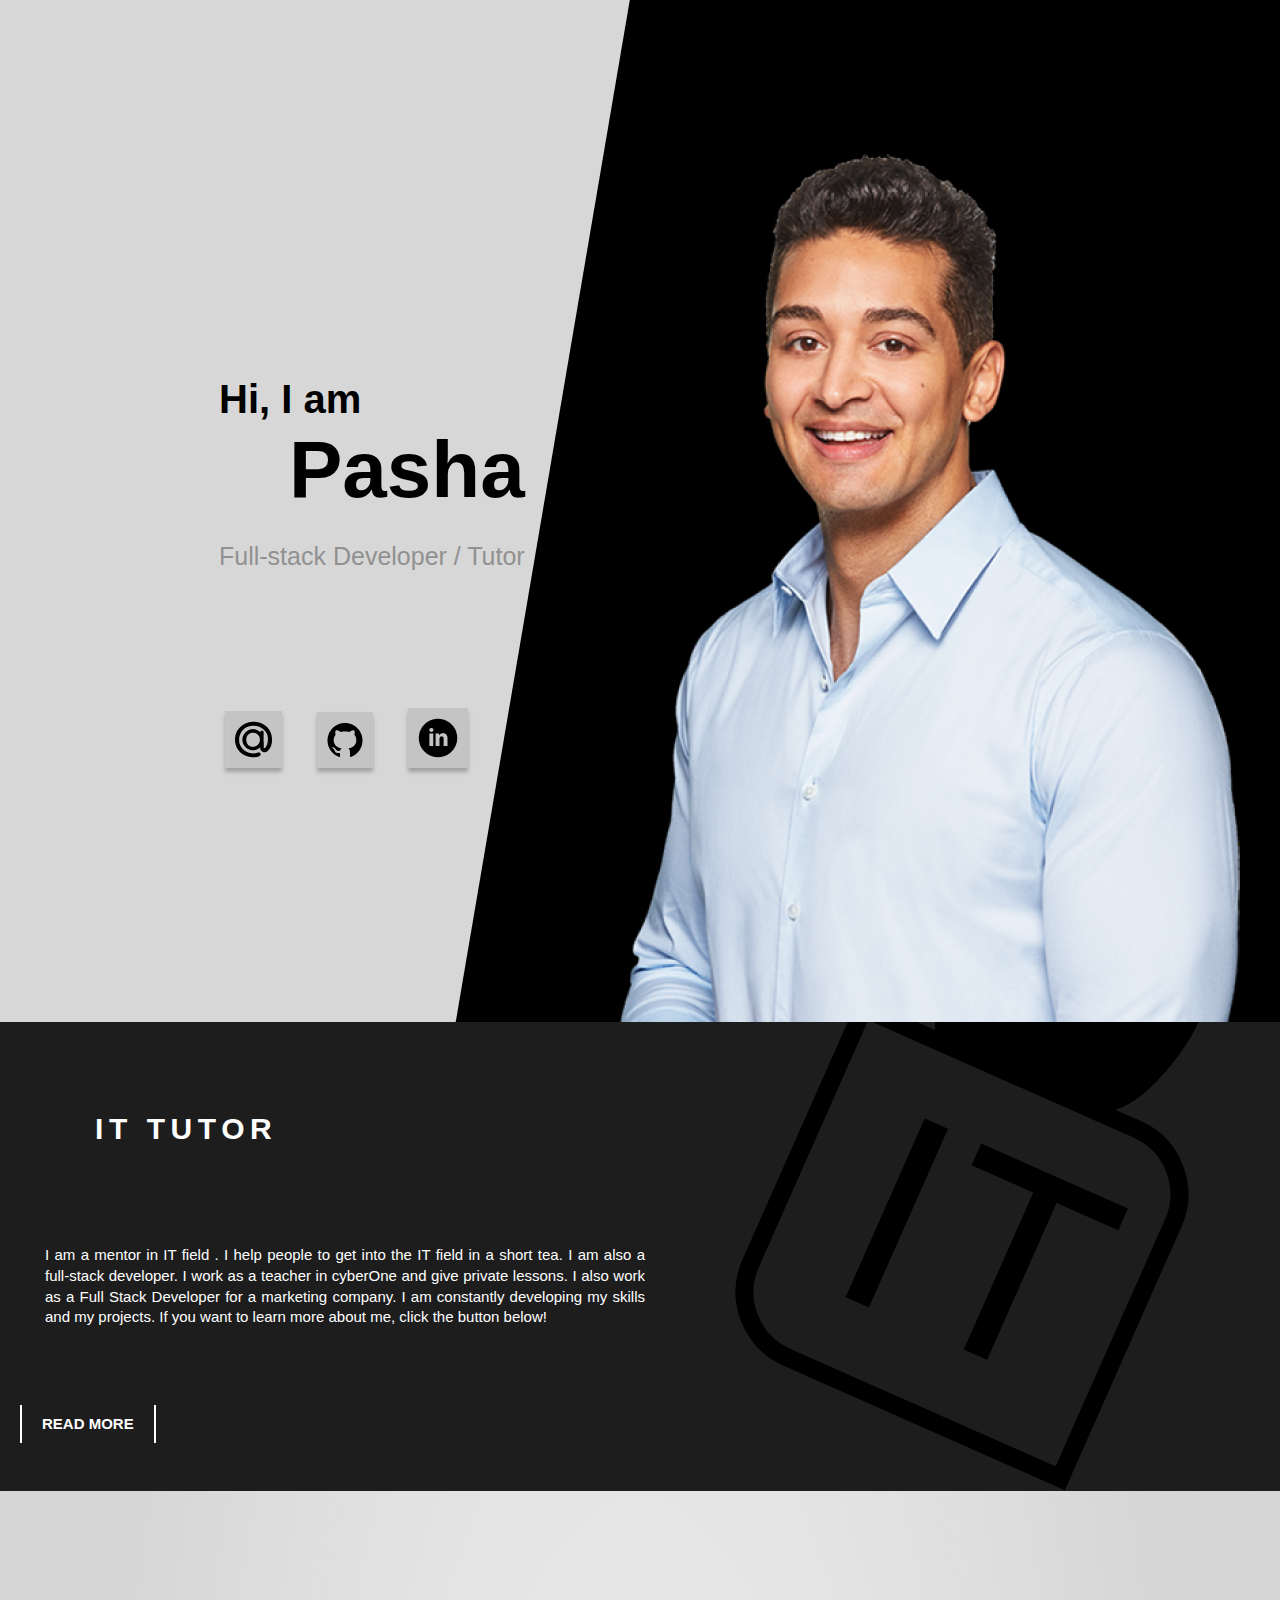
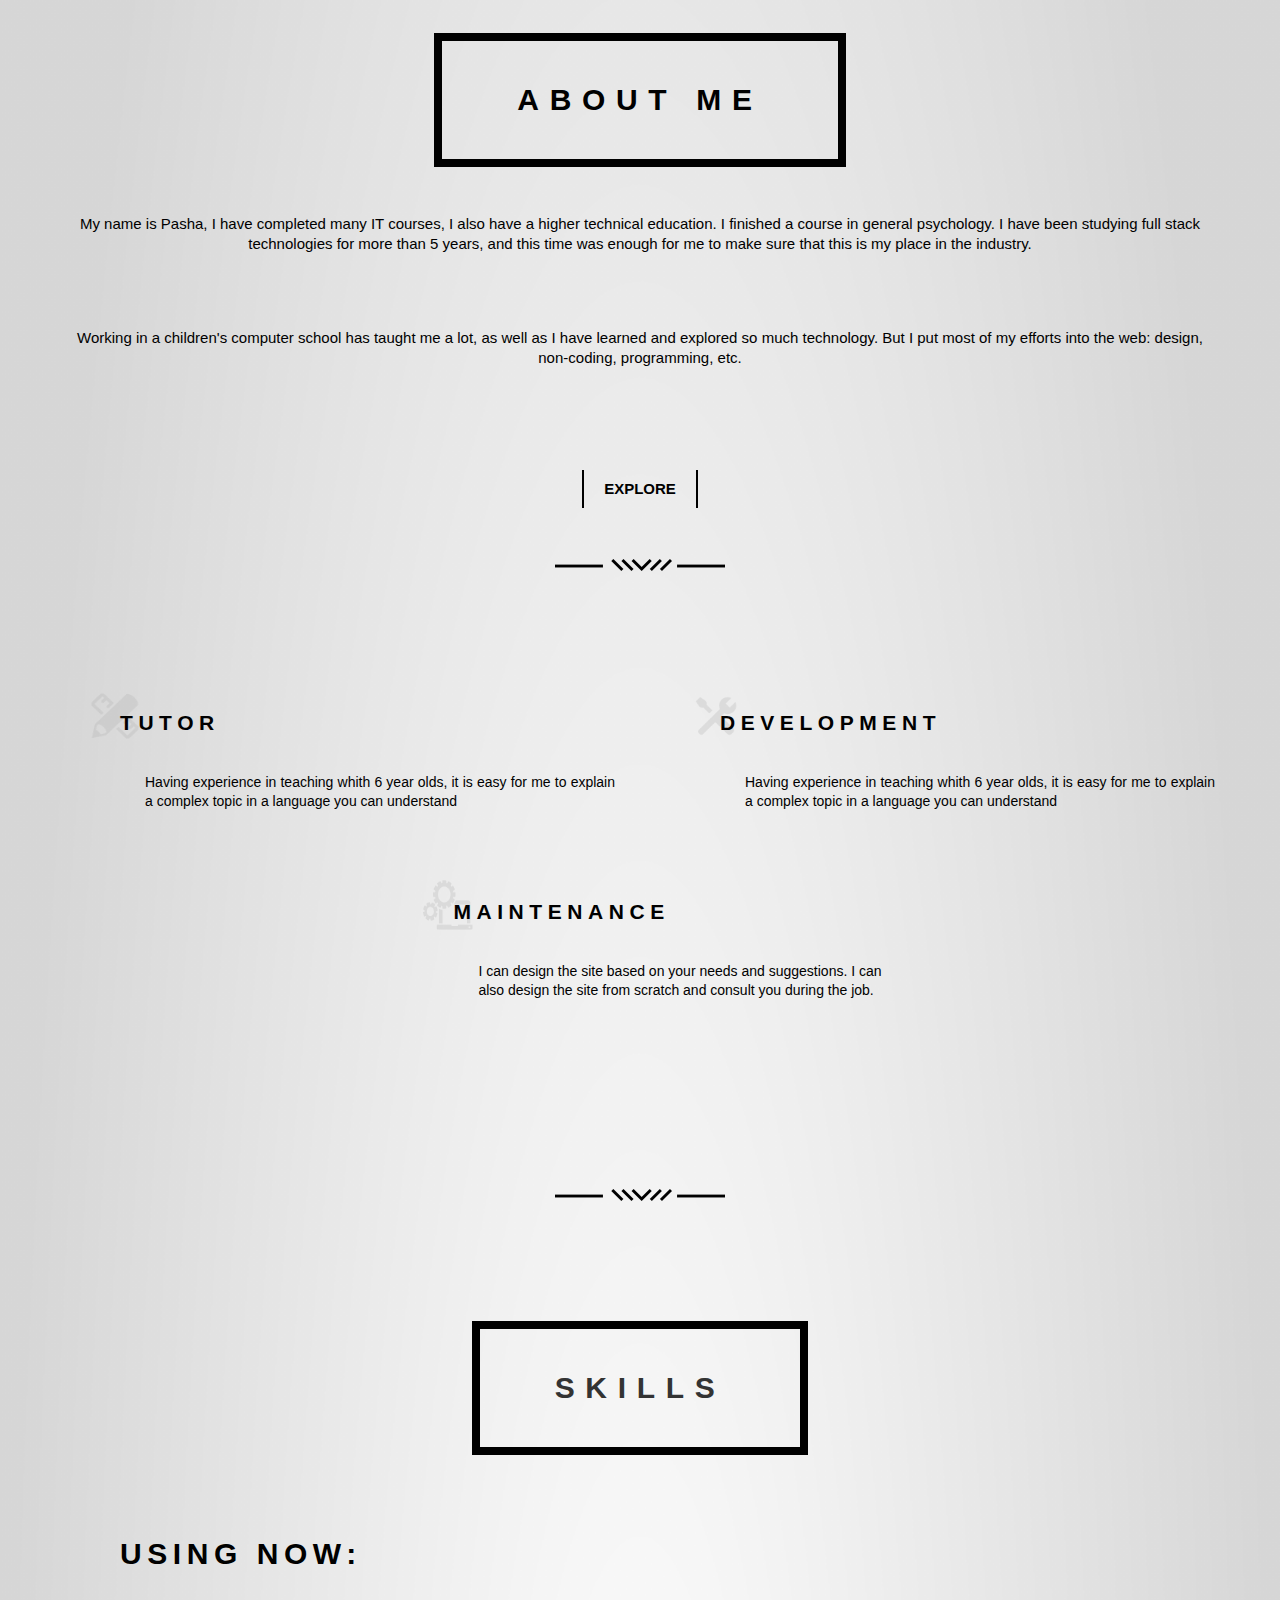
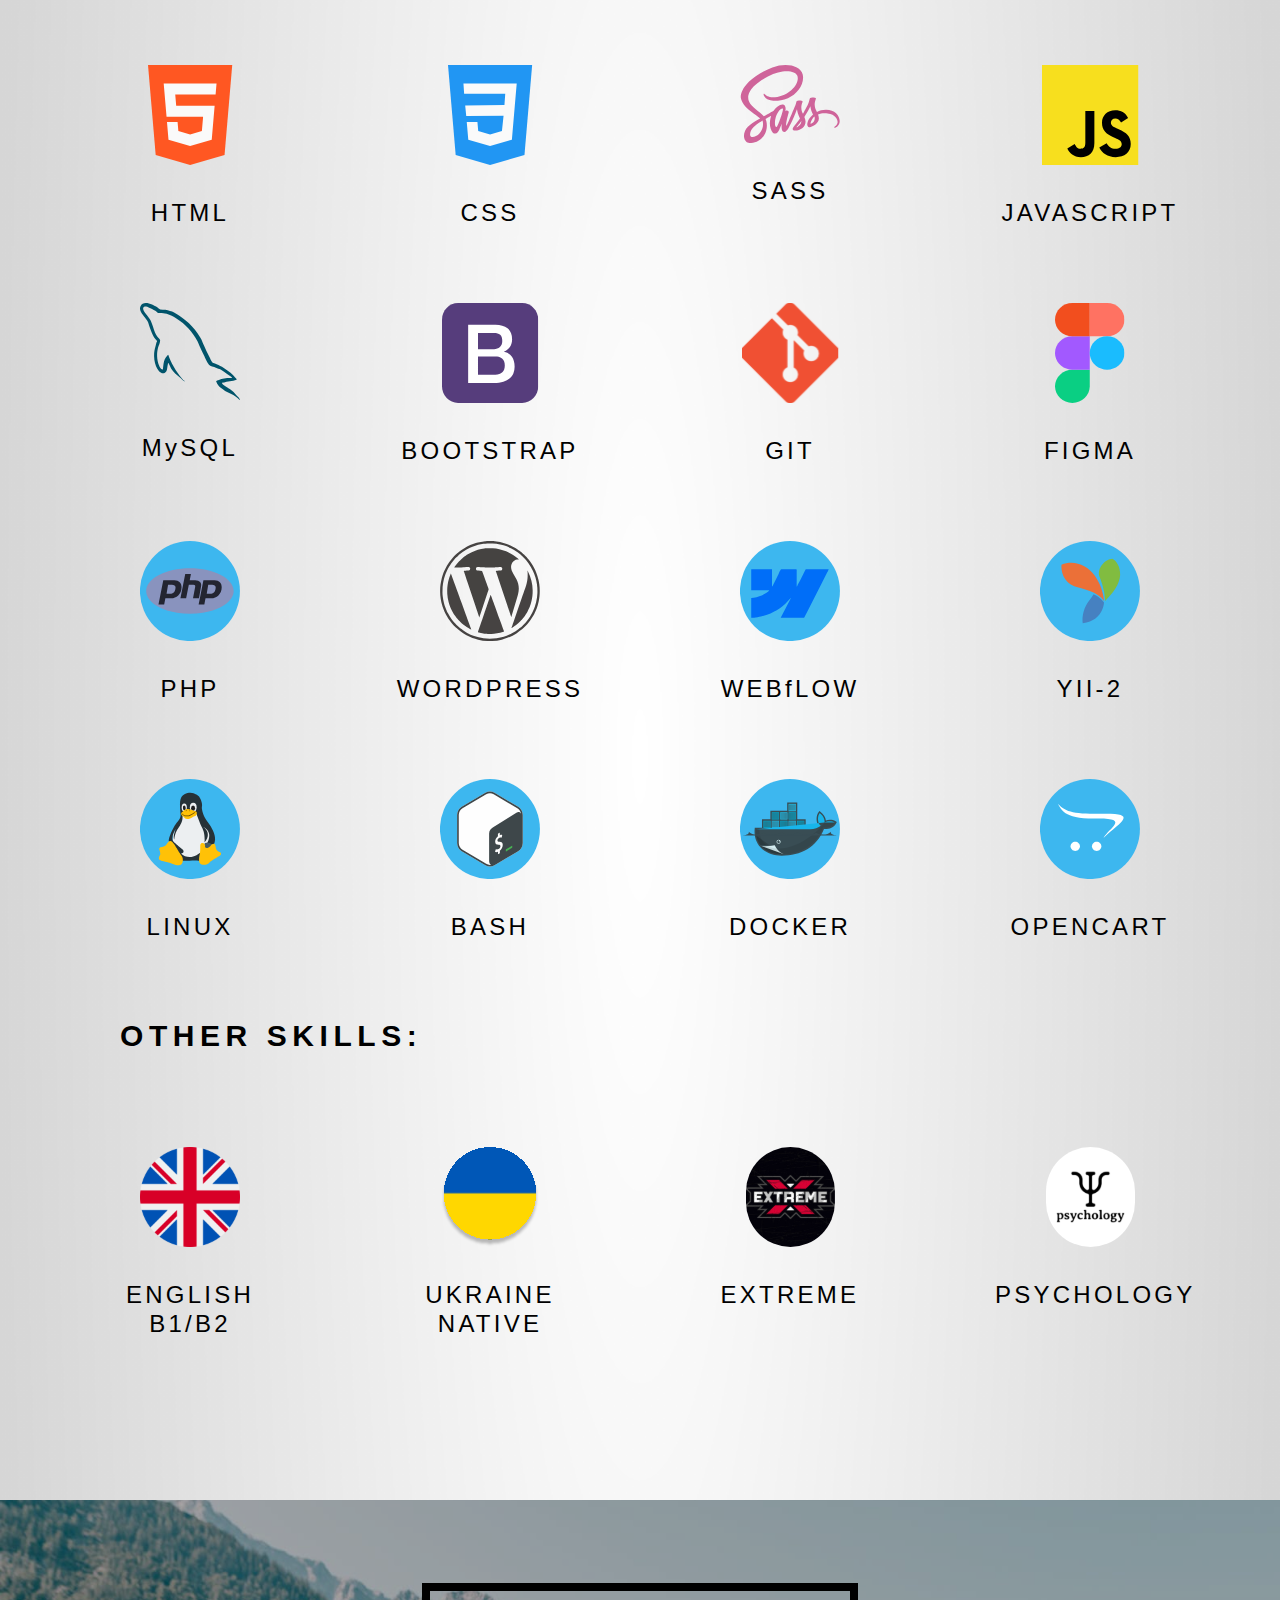
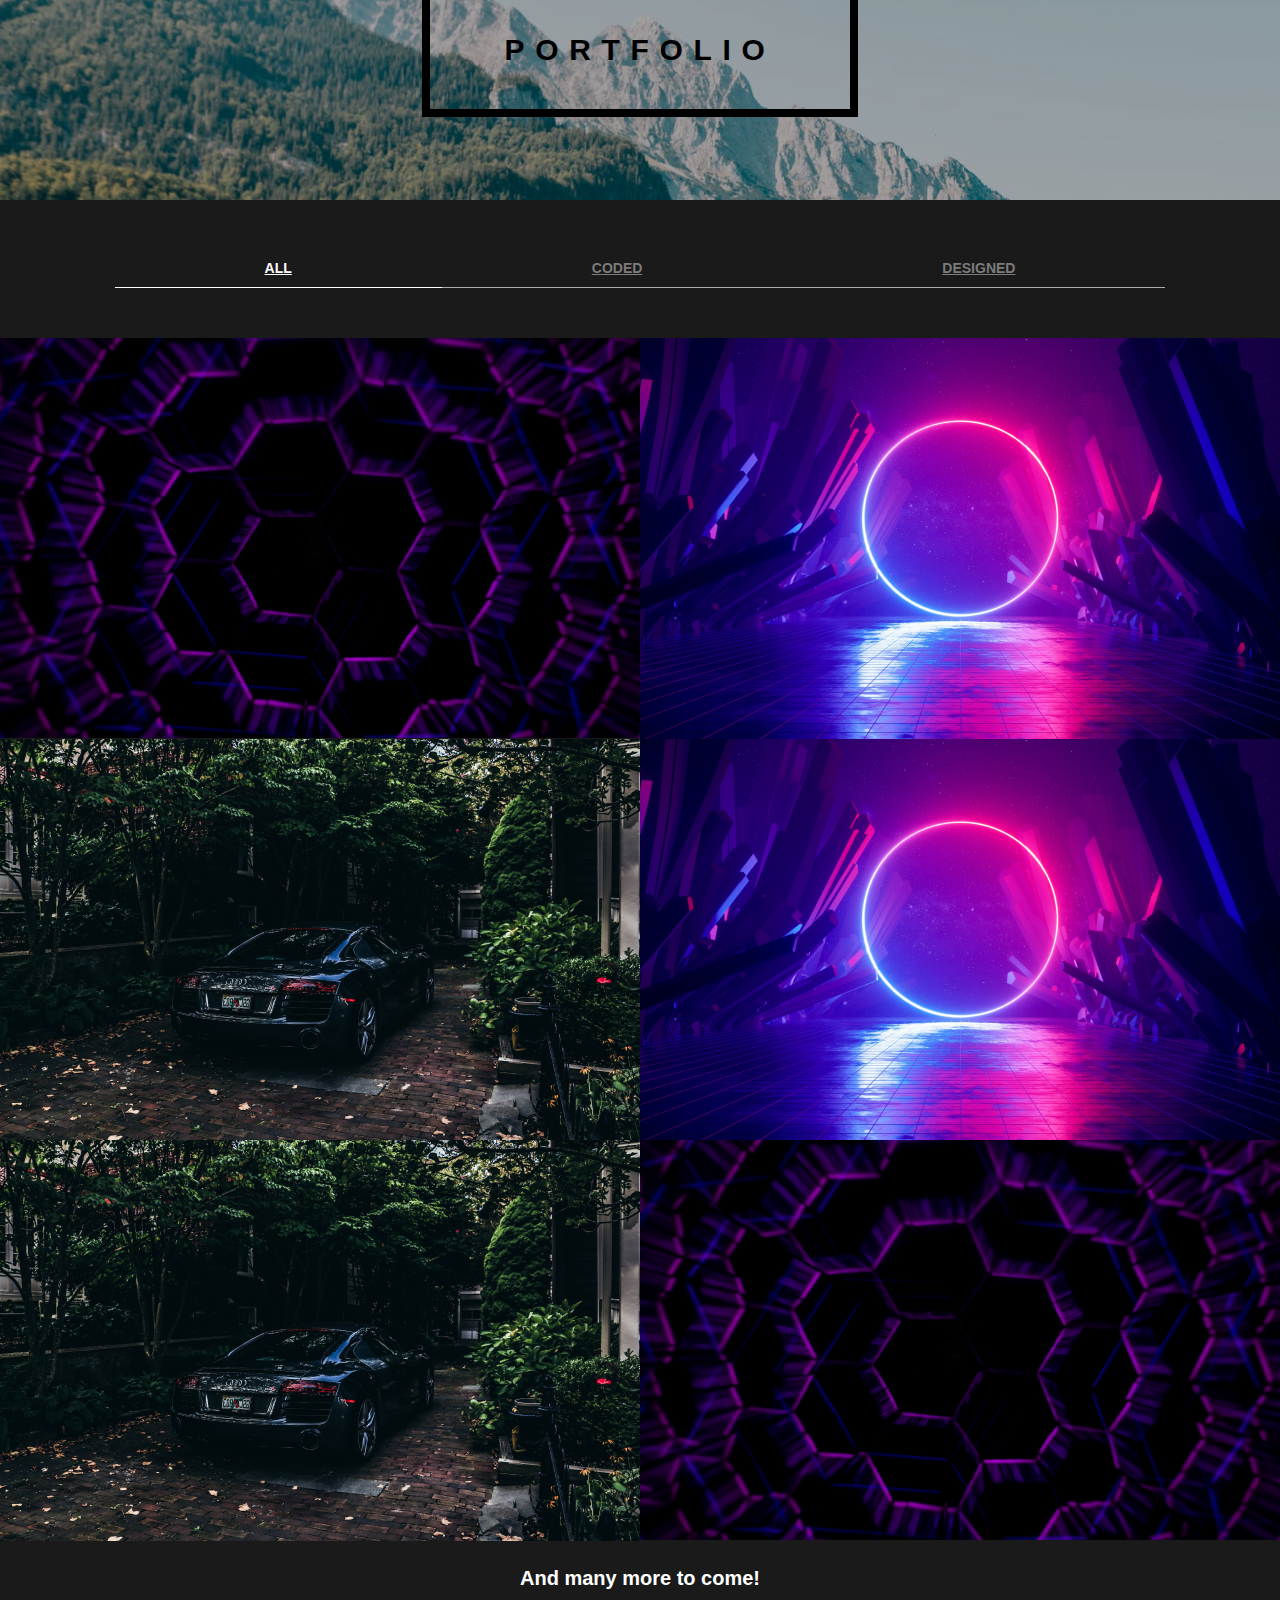
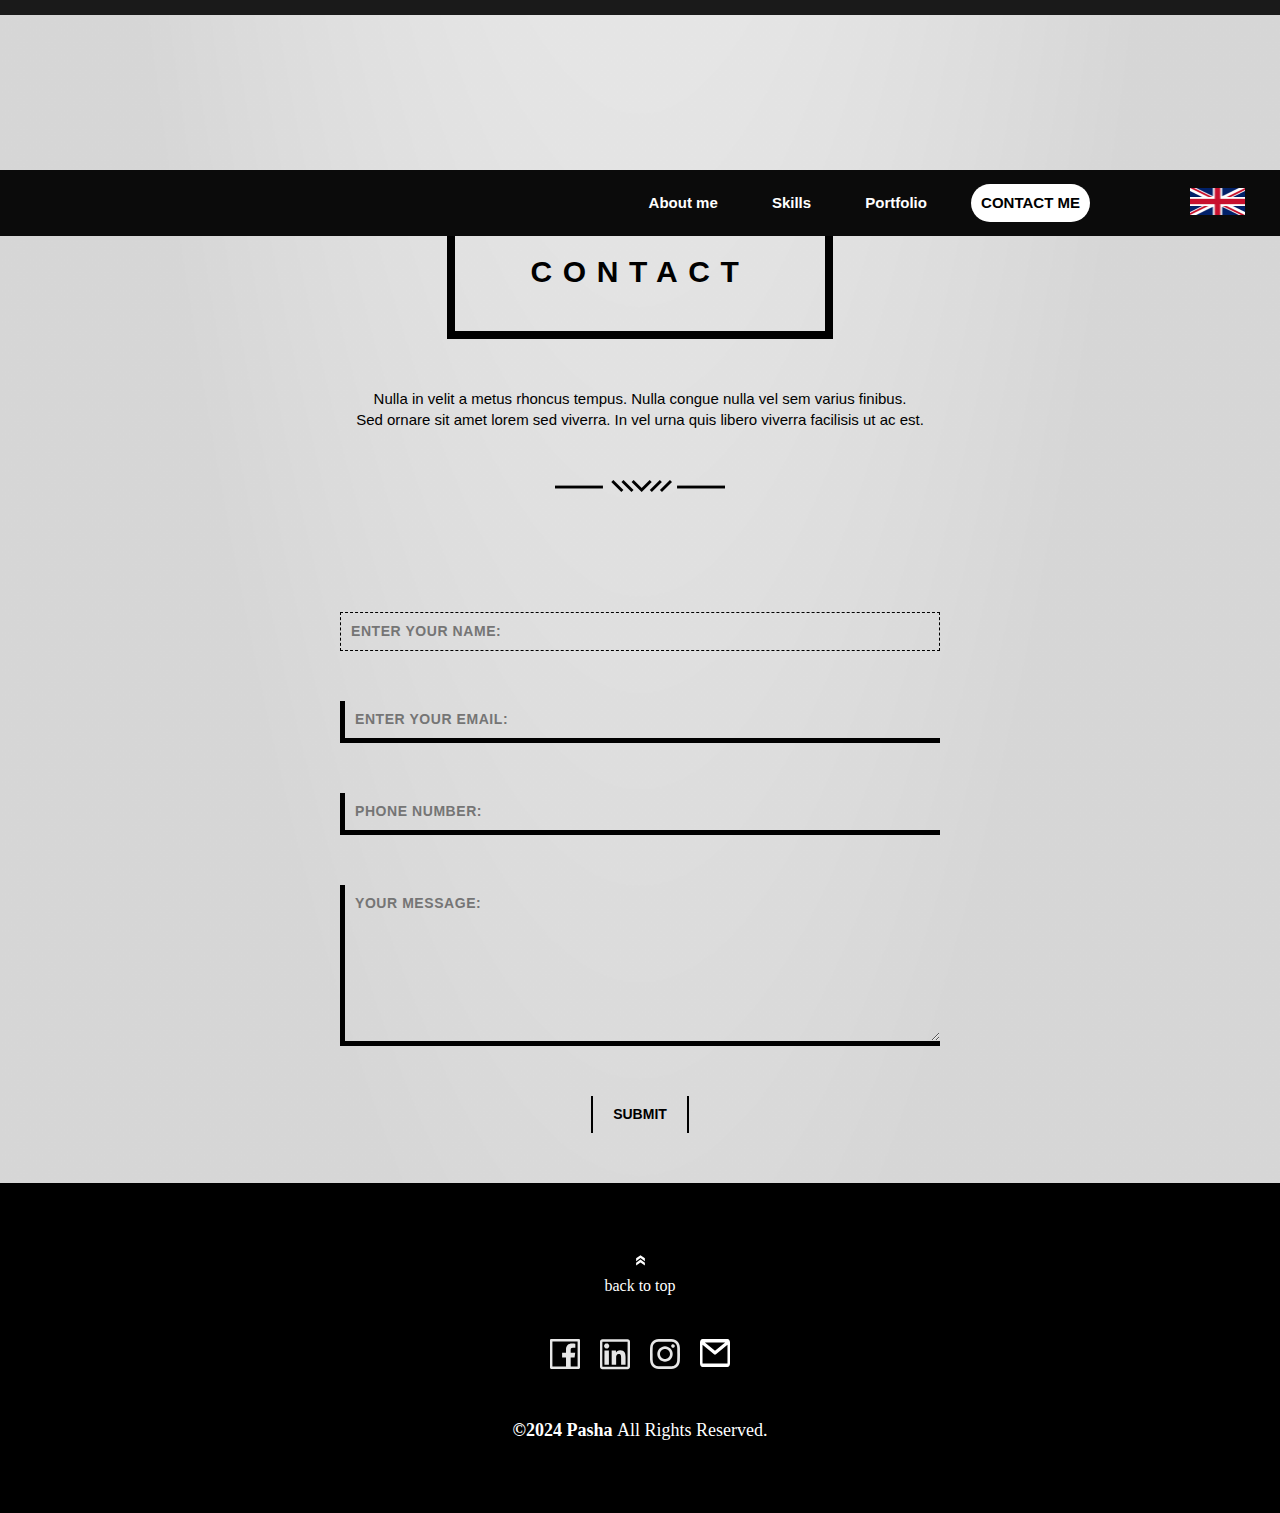
<file: landing1/index.html>
<!doctype html>
<html lang="en">
    <head>
        <meta charset="UTF-8">
        <meta name="viewport"
              content="width=device-width, user-scalable=no, initial-scale=1.0, maximum-scale=1.0, minimum-scale=1.0">
        <meta http-equiv="X-UA-Compatible" content="ie=edge">
        <title>PORTFOLIO</title>
        <link rel="icon" href="https://icons.iconarchive.com/icons/kearone/comicons/48/notebook-with-icons-icon.png" type="image/x-icon">
        <link rel="stylesheet" href="css/reset.css">
        <link href="css/style.css" rel="stylesheet">
    </head>
    <body>
    <!-- Header -->
    <header style="justify-content: flex-end; /* Выравнивание содержимого по правому краю */">
            <a href="/"  class="menu-home mob-see "><img src="pic/logo-mob.svg" alt="Logo" class="logo"></a>
            <a href="#"><img class="flag mob-see" src="pic/lang-engl.png" alt="flag" title="English" ></a>
            <label  class="menu-toggle-label" aria-label="Toggle flyout menu" onclick="toggleElements()">
                <img src="pic/logo-so/menu.svg" alt="Menu" class="menu-toggle">
            </label>
            <label  class="close mob-see" aria-label="Toggle flyout menu" onclick="reloadPage()">
                <img src="pic/logo-so/close.svg" alt="close" class="close-toggle">
            </label>

        <div class="menu-flyout">
            <nav class="menu-main">
                <a href="#about-me">About me</a>
                <a href="#skills">Skills</a>
                <a href="#portfolio">Portfolio</a>
                <a id="contact-me" href="#contact">CONTACT ME</a>
            </nav>
            <a href="#"><img class="flag" src="pic/lang-engl.png" alt="flag" title="English" ></a>
        </div>
    </header>

    <main>
        <!-- Banner -->
        <section id="preview">
            <div class="container">
                <div class="prev" >
                    <div class="name-prev">
                        <p class="name">Hi, I am <br><span>Pasha</span></p>
                        <h1 class="prof-prev">Full-stack  <strong>Developer</strong> / Tutor</h1>
                        <div class="soc-prev">
                            <a href="#"><img class="mail-prev" src="pic/logo-so/mail%20symbol.png" alt="email" title="My email" ></a>
                            <a href="#"><img class="git-prev" src="pic/logo-so/git.png" alt="Git" title="My Git Hab" ></a>
                            <a href="#"><img class="linkedin-prev" src="pic/logo-so/linkedin%20symbol.png" alt="LinkedIn" title="My LinkedIn" ></a>
                        </div>
                    </div>
                    <div class="empty-prev"></div>
                </div>
            </div>
                <div class="tutor-prev">
                    <div class="tutor-prev-text container">
                        <h2>it tutor</h2>
                        <p>I am a mentor in IT field . I help people to get into the IT field in a short tea. I am also a full-stack developer. I work as a teacher in cyberOne and give private lessons. I also work as a Full Stack Developer for a marketing company. I am constantly developing my skills and my projects.  If you want to learn more about me, click the button below!</p>
                        <a href="#">READ MORE</a>
                    </div>
                    <img class="tutor-prev-logo" src="pic/Logo%20ITB.svg" alt="Logo ITB">
                </div>
        </section>

        <section id="mob-preview">
            <div class="mob-carousel">
                <div class="prev-item first">
                    <div class="name-prev">
                        <p class="name">my name is <span>Pasha</span></p>
                        <h1 class="prof-prev">I'm a <strong>Developer</strong> </h1>
                        <img class="divider" src="pic/separatorBlack.svg" alt="divider">
                        <div class="soc-prev">
                            <a href="#"><img class="mail-prev" src="pic/logo-so/cib_mail-ru.png" alt="email" title="My email" ></a>
                            <a href="#"><img class="git-prev" src="pic/logo-so/git-white.png" alt="Git" title="My Git Hab" ></a>
                            <a href="#"><img class="linkedin-prev" src="pic/logo-so/entypo-social_linkedin-with-circle.png" alt="LinkedIn" title="My LinkedIn" ></a>
                        </div>
                    </div>
                </div>
                <div class="prev-item second">
                    <div class="name-prev">
                        <div class="text-prev">
                            <p class="name">Hi, I am <br><span>Pasha</span></p>
                            <h1 class="prof-prev">Full-stack  <strong>Developer</strong> / Tutor</h1>
                        </div>
                        <div class="soc-prev">
                            <a href="#"><img class="mail-prev" src="pic/logo-so/cib_mail-ru.png" alt="email" title="My email" ></a>
                            <a href="#"><img class="git-prev" src="pic/logo-so/git-white.png" alt="Git" title="My Git Hab" ></a>
                            <a href="#"><img class="linkedin-prev" src="pic/logo-so/entypo-social_linkedin-with-circle.png" alt="LinkedIn" title="My LinkedIn" ></a>
                        </div>
                    </div>
                </div>
            </div>
            <div class="tutor-prev">
                <div class="tutor-prev-text container">
                    <h2>it tutor</h2>
                    <p>I am a mentor in IT field . I help people to get into the IT field in a short tea. I am also a full-stack developer. I work as a teacher in cyberOne and give private lessons. I also work as a Full Stack Developer for a marketing company. I am constantly developing my skills and my projects.  If you want to learn more about me, click the button below!</p>
                    <a href="#">READ MORE</a>
                </div>
                <img class="tutor-prev-logo" src="pic/Logo%20ITB.svg" alt="Logo ITB">
                <a class="mob-more" href="#">MORE</a>
            </div>
        </section>

        <section id="about-me">
                <div class="container">
                    <h2>ABOUT ME</h2>
                    <p>My name is Pasha, I have completed many IT courses, I also have a higher technical education. I finished a course in general psychology. I have been studying full stack technologies for more than 5 years, and this time was enough for me to make sure that this is my place in the industry.</p>
                    <p>Working in a children's computer school has taught me a lot, as well as I have learned and explored so much technology. But I put most of my efforts into the web: design, non-coding, programming, etc. </p>
                    <a class="button-style" href="#">EXPLORE</a>
                    <img class="divider" src="pic/separatorBlack.svg" alt="divider">
                    <div class="label-prof">
                        <div id="tutor">
                            <h3 class="about-h3">TUTOR</h3>
                            <p class="about-p">Having experience in teaching whith 6 year olds, it is easy for me to explain a complex topic in a language you can understand</p>
                        </div>
                        <div id="development">
                            <h3 class="about-h3">DEVELOPMENT</h3>
                            <p class="about-p">Having experience in teaching whith 6 year olds, it is easy for me to explain a complex topic in a language you can understand</p>
                        </div>
                    </div>
                    <div id="maintenance">
                        <h3 class="about-h3" >MAINTENANCE</h3>
                        <p class="about-p">I can design the site based on your needs and suggestions. I can <br> also design the site from scratch and consult you during the job.</p>
                    </div>
                    <img class="divider" src="pic/separatorBlack.svg" alt="divider">
                </div>
        </section>

        <section id="skills">
            <div class="container">
                <h2>SKILLS</h2>
                <h3>USING NOW:</h3>
                <div class="skills-row">
                    <figure>
                        <img src="pic/logo-teh/logo-html.svg" alt="logo-html">
                        <figcaption>HTML</figcaption>
                    </figure>
                    <figure>
                        <img src="pic/logo-teh/logo-css.svg" alt="logo-css">
                        <figcaption>CSS</figcaption>
                    </figure>
                    <figure>
                        <img src="pic/logo-teh/logo-sass.svg" alt="logo-sass">
                        <figcaption>SASS</figcaption>
                    </figure>
                    <figure>
                        <img src="pic/logo-teh/logo-js.svg" alt="logo-js">
                        <figcaption>JAVASCRIPT</figcaption>
                    </figure>
                </div>
                <div class="skills-row mob-none">
                    <figure >
                        <img src="pic/logo-teh/logo-msql.svg" alt="logo-msql">
                        <figcaption>MySQL</figcaption>
                    </figure>
                    <figure>
                        <img src="pic/logo-teh/bootstrap.svg" alt="logo-bootstrap">
                        <figcaption>BOOTSTRAP</figcaption>
                    </figure>
                    <figure>
                        <img src="pic/logo-teh/git.svg" alt="logo-git">
                        <figcaption>GIT</figcaption>
                    </figure>
                    <figure>
                        <img src="pic/logo-teh/figma.svg" alt="logo-figma">
                        <figcaption>FIGMA</figcaption>
                    </figure>
                </div>
                <div class="skills-row mob-none">
                    <figure>
                        <img src="pic/logo-teh/php.svg" alt="logo-php">
                        <figcaption>PHP</figcaption>
                    </figure>
                    <figure>
                        <img src="pic/logo-teh/wordpress.svg" alt="logo-wordpress">
                        <figcaption>WORDPRESS</figcaption>
                    </figure>
                    <figure>
                        <img src="pic/logo-teh/webflow.svg" alt="logo-webflow">
                        <figcaption>WEBfLOW</figcaption>
                    </figure>
                    <figure>
                        <img src="pic/logo-teh/yii2.svg" alt="logo-yii2">
                        <figcaption>YII-2</figcaption>
                    </figure>
                </div>
                <div class="skills-row mob-none">
                    <figure>
                        <img src="pic/logo-teh/linux.svg" alt="logo-linux">
                        <figcaption>LINUX</figcaption>
                    </figure>
                    <figure>
                        <img src="pic/logo-teh/bash.svg" alt="logo-bash">
                        <figcaption>BASH</figcaption>
                    </figure>
                    <figure>
                        <img src="pic/logo-teh/docker.svg" alt="logo-docker">
                        <figcaption>DOCKER</figcaption>
                    </figure>
                    <figure>
                        <img src="pic/logo-teh/opencart.svg" alt="logo-opencart">
                        <figcaption>OPENCART</figcaption>
                    </figure>
                </div>
                <h3 class="mob-none">OTHER SKILLS:</h3>
                <div class="skills-row mob-none">
                    <figure>
                        <img src="pic/engl-flag.svg" alt="logo-engl-flag">
                        <figcaption>ENGLISH <br> B1/B2</figcaption>
                    </figure>
                    <figure>
                        <img src="pic/ukrain-flag.svg" alt="logo-ukrain-flag">
                        <figcaption>UKRAINE <br>NATIVE</figcaption>
                    </figure>
                    <figure>
                        <img src="pic/extreme.svg" alt="logo-extreme">
                        <figcaption>EXTREME</figcaption>
                    </figure>
                    <figure>
                        <img src="pic/psychology.svg" alt="logo-psychology">
                        <figcaption>PSYCHOLOGY</figcaption>
                    </figure>
                </div>
                <a class="button-style mob-first" href="#">MORE</a>
            </div>
        </section>

        <section id="portfolio">
            <div class="portfolio-h2">
                <h2>PORTFOLIO</h2>
            </div>
            <div class="portfolio-main">
                <div class="portfolio-menu">
                    <a class="mob-more" href="#">ALL</a>
                    <a class="mob-more" href="#">CODED</a>
                    <a class="mob-more" href="#">DESIGNED</a>
                </div>
                <div class="portfolio-project">
                    <a class="mob-more" href="#"><img src="pic/Portfolio/Project.png" alt="project-extreme" title="Pls click"></a>
                    <a class="mob-more" href="#"><img src="pic/Portfolio/Project-4.png" alt="project-extreme" title="Pls click"></a>
                    <a class="mob-more" href="#"><img src="pic/Portfolio/Project-3.png" alt="project-extreme" title="Pls click"></a>
                    <a class="mob-more" href="#"><img src="pic/Portfolio/Project-4.png" alt="project-extreme" title="Pls click"></a>
                    <a class="mob-more" href="#"><img src="pic/Portfolio/Project-3.png" alt="project-extreme" title="Pls click"></a>
                    <a class="mob-more" href="#"><img src="pic/Portfolio/Project.png" alt="project-extreme" title="Pls click"></a>
                </div>
                <p>And many more to come!</p>
            </div>
        </section>

        <section id="contact">
            <div class="container">
                <h2>CONTACT</h2>
                <p>
                    Nulla in velit a metus rhoncus tempus. Nulla congue nulla vel sem varius finibus. <br>Sed ornare sit amet lorem sed viverra. In vel urna quis libero viverra facilisis ut ac est.
                </p>
                <img class="divider" src="pic/separatorBlack.svg" alt="divider">
                <form action="#" method="post">
                        <input type="text" id="name" name="name" placeholder="ENTER YOUR NAME:" autofocus required>
                        <input type="email" id="email" name="email" placeholder="ENTER YOUR EMAIL:" required>
                        <input type="tel" id="phone" name="phone" placeholder="PHONE NUMBER:" required>
                        <textarea id="message" name="message" rows="8" placeholder="YOUR MESSAGE:" ></textarea>
                        <button type="submit">SUBMIT</button>
                </form>
            </div>
        </section>
    </main>
    <footer>
        <!--   id="preview" ---- это для якоря  -->
        <a id="up" href="#preview">
            <img src="pic/logo-so/ic_baseline-double-arrow-2.svg" alt="up" title="Click to up" aria-label="Back to top">
            back to top
        </a>
        <div class="soc-prev">
            <a href="#"><img class="git-prev" src="pic/logo-so/face-white.svg" alt="FaceBook" title="My FaceBook" ></a>
            <a href="#"><img class="linkedin-prev" src="pic/logo-so/link-wite.svg" alt="LinkedIn" title="My LinkedIn" ></a>
            <a href="#"><img class="git-prev" src="pic/logo-so/inst-white.svg" alt="Instagram" title="My Instagram" ></a>
            <a href="#"><img class="mail-prev" src="pic/logo-so/mail-white.svg" alt="email" title="My email" ></a>
        </div>
        <p>&copy;2024 Pasha <small>All Rights Reserved.</small></p>
    </footer>

    <script>
        function toggleElements() {
            const elements = document.querySelectorAll('.mob-see');
            elements.forEach(element => {
                element.classList.remove('mob-see');
                element.classList.add('mob-view');
            });
            const labelElement = document.querySelector('.menu-toggle-label');
            labelElement.classList.add('mob-see');
            labelElement.classList.remove('menu-toggle-label');
            const headerElement = document.querySelector('header');
            headerElement.style.justifyContent = 'space-between';
            const menuFlyout = document.querySelector('.menu-flyout');
            menuFlyout.classList.toggle('open');
        }

        function reloadPage() {
            location.reload();
        }

        document.querySelector('.prev-item.second').style.display = 'none';
        function toggleBlocks() {
            const firstBlock = document.querySelector('.prev-item.first');
            const secondBlock = document.querySelector('.prev-item.second');

            if (firstBlock.style.display !== 'none') {
                firstBlock.style.display = 'none';
                secondBlock.style.display = 'flex';
            } else {
                firstBlock.style.display = 'flex';
                secondBlock.style.display = 'none';
            }
        }

        setInterval(toggleBlocks, 30000);

    </script>
</body>
</html>
</file>
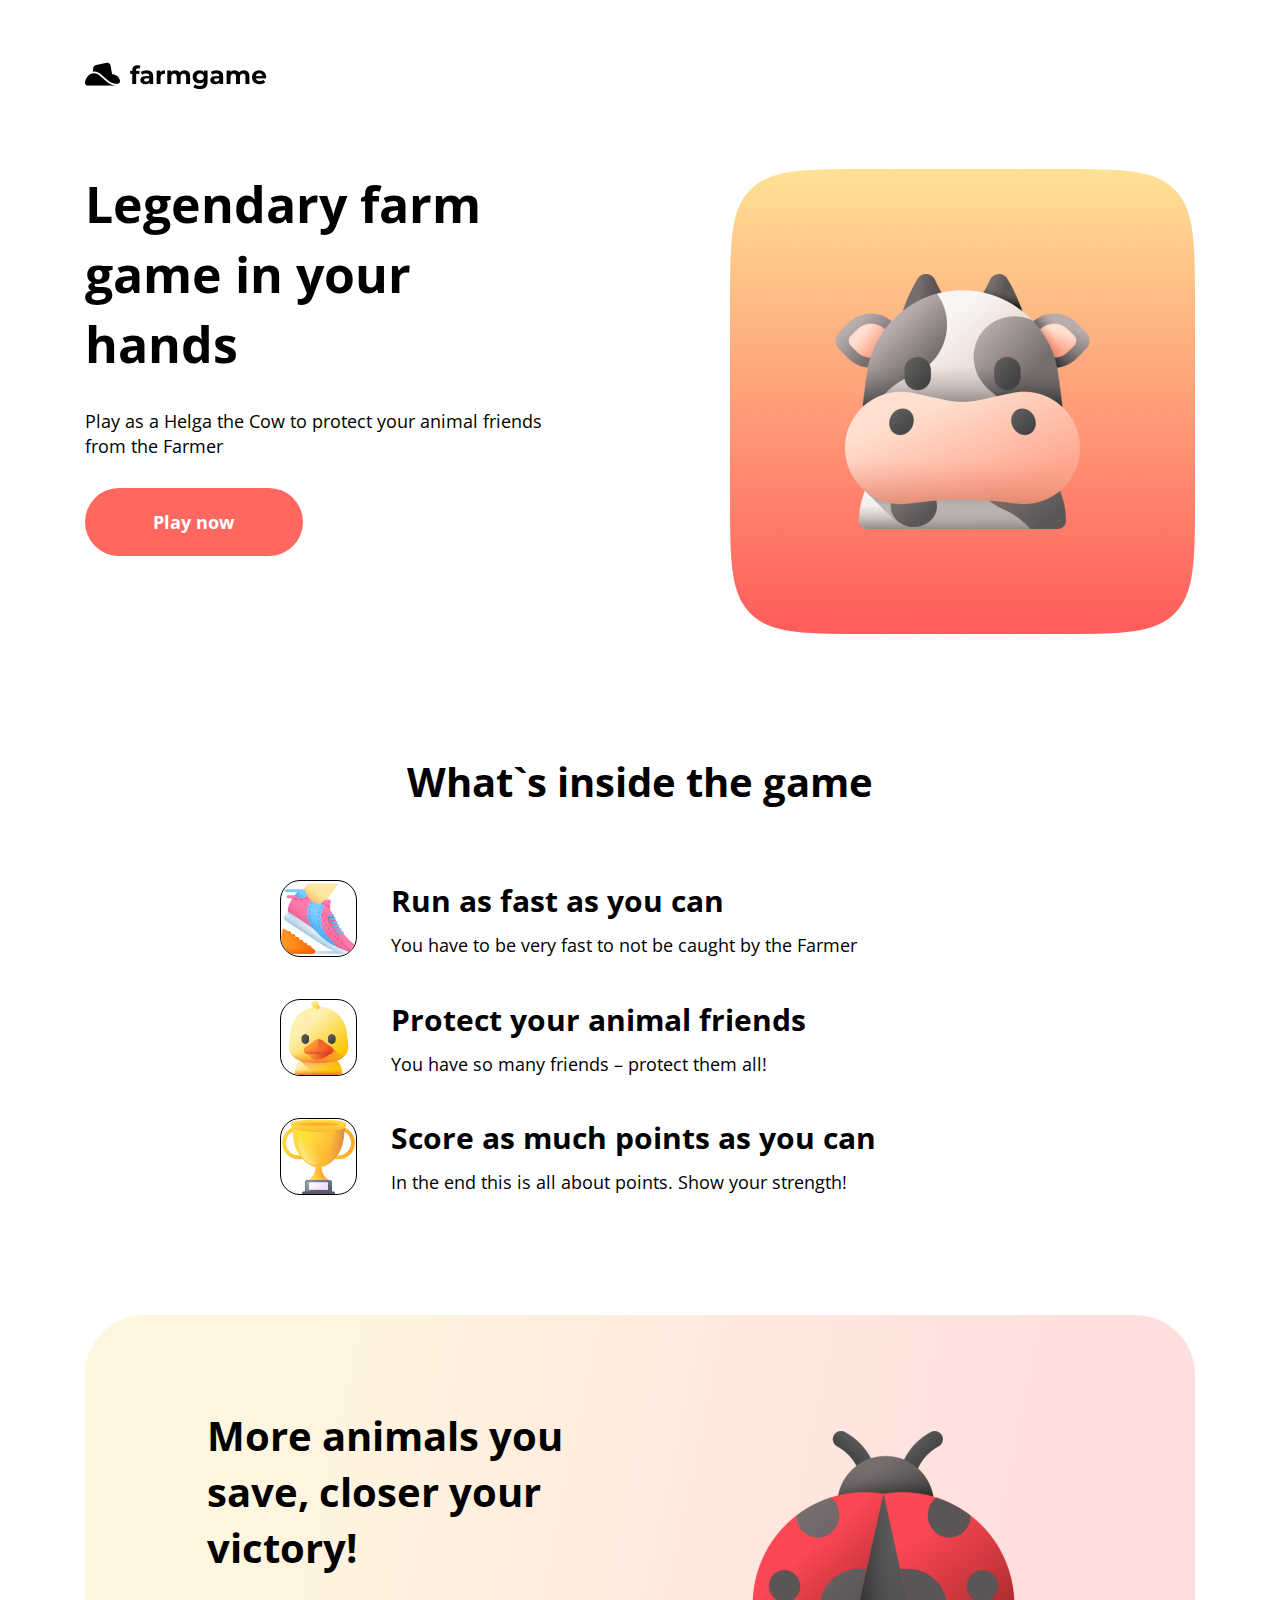
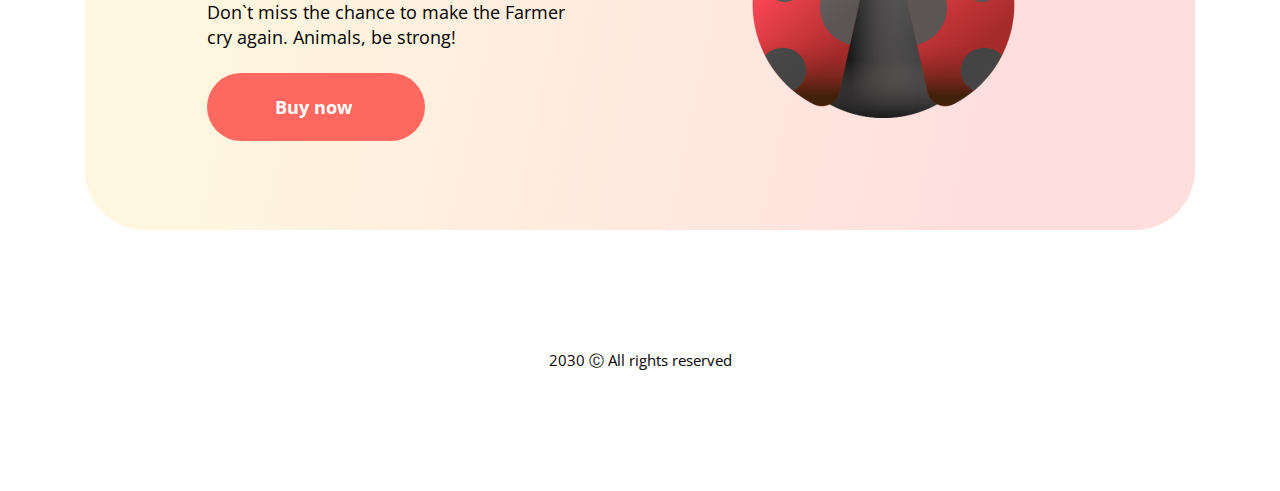
<file: landing3/index.html>
<!DOCTYPE html>
<html lang="en">
<head>
    <meta charset="UTF-8">
    <meta http-equiv="X-UA-Compatible" content="IE=edge">
    <meta name="viewport" content="width=device-width, initial-scale=1.0">
    <link rel="icon" type="image/x-icon" href="img/image.png">
    <title>Sport - Cow</title>
    <link rel="preconnect" href="https://fonts.googleapis.com">
    <link rel="preconnect" href="https://fonts.gstatic.com" crossorigin>
    <link href="https://fonts.googleapis.com/css2?family=Open+Sans:wght@400;700&display=swap" rel="stylesheet">
    <link rel="stylesheet" href="css/main.css">
</head>
<body>
<header class="header" id="header">
    <div class="container">
        <img src="img/logo.png" alt="Farmgame" class="logo">
        <div class="offer-wrapper">
            <div class="offer">
                <h1>Legendary farm game in your hands</h1>
                <p class="introtext">Play as a Helga the Cow to protect your animal friends from the Farmer</p>
                <a href="#" class="btn">Play now</a>
            </div>
            <img src="img/cow.png" alt="Cow" class="cow">
        </div>
    </div>
</header>
<section class="features" id="features">
    <div class="container">
        <h2>What`s inside the game</h2>
        <div class="digits">
            <div class="digit-item">
                <img src="img/boot.png" alt="boot" class="digit">
                <div class="digit-wrap">
                    <h3 class="digit-title">Run as fast as you can</h3>
                    <p class="digit-text">You have to be very fast to not be caught by the Farmer</p>
                </div>
            </div>
            <div class="digit-item">
                <img src="img/bird.png" alt="bird" class="digit">
                <div class="digit-wrap">
                    <h3 class="digit-title">Protect your animal friends</h3>
                    <p class="digit-text">You have so many friends – protect them all!</p>
                </div>
            </div>
            <div class="digit-item">
                <img src="img/win.png" alt="win" class="digit">
                <div class="digit-wrap">
                    <h3 class="digit-title">Score as much points as you can</h3>
                    <p class="digit-text">In the end this is all about points. Show your strength!</p>
                </div>
            </div>
        </div>

    </div>
</section>
<section class="practice" id="practice">
    <div class="container">
        <div class="practice-wrap">
            <div class="practice-block">
                <h2 class="practice-title">
                    More animals you save, closer your victory!
                </h2>
                <p class="practice-text">Don`t miss the chance to make the Farmer cry again. Animals, be strong!</p>
                <a href="#" class="btn">Buy now</a>
            </div>
            <img src="img/bug.png" alt="Practice everywhere" class="bug">
        </div>
    </div>
</section>
<footer class="footer" id="footer">
    <div class="container">
        <p class="footer-text">2030 Ⓒ All rights reserved</p>
    </div>
</footer>
</body>
</html>
</file>
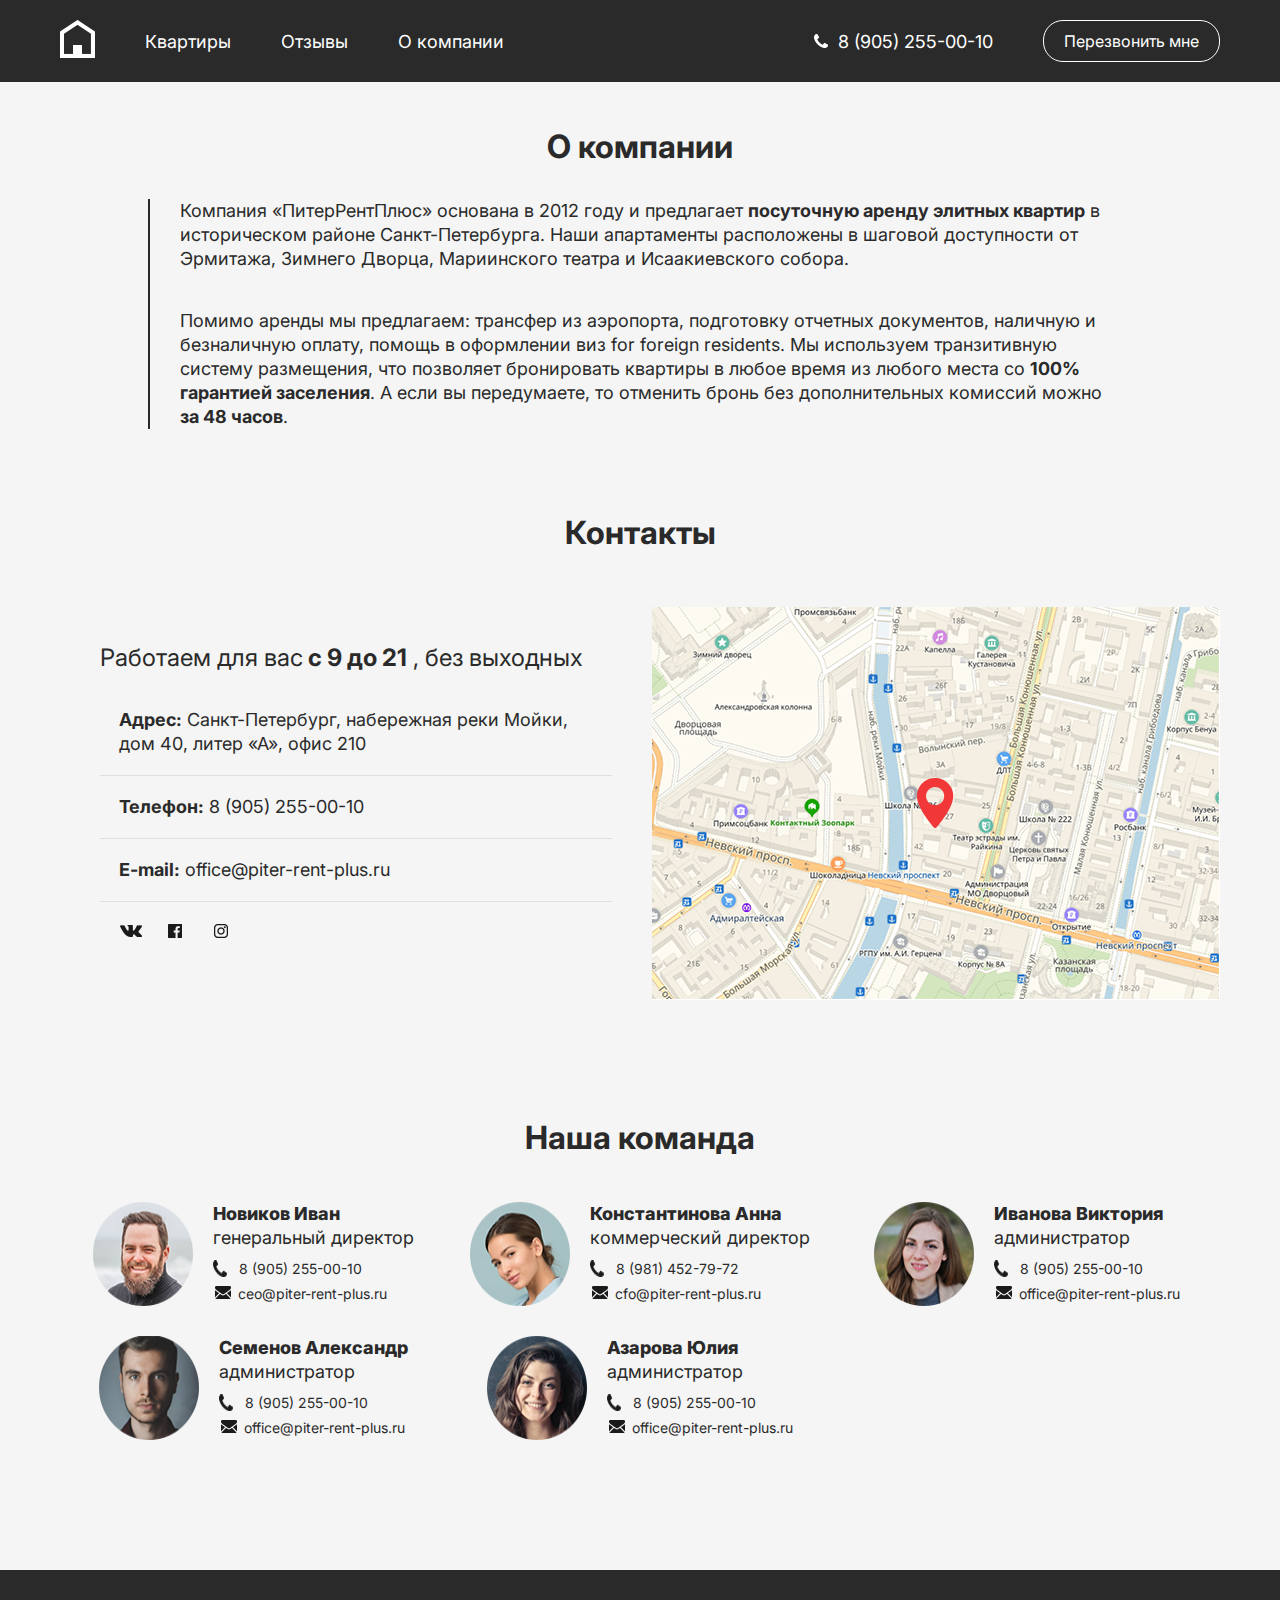
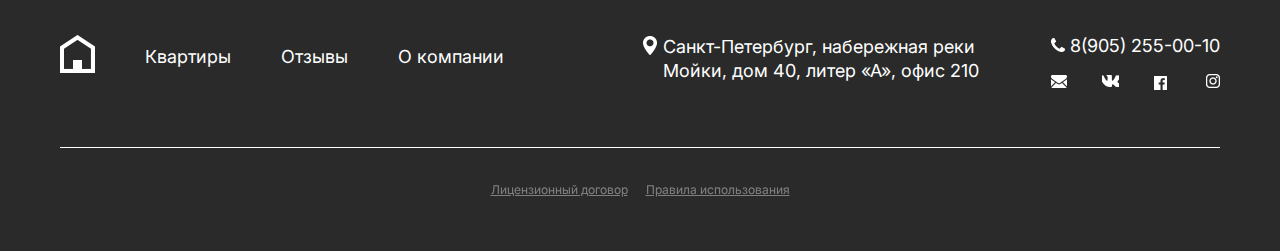
<file: about-company.html>
<!DOCTYPE html>
<html lang="ru" xmlns="http://www.w3.org/1999/html">     <!-- язык контента -->
    <head>
        <meta charset="utf-8">
        <meta http-equiv="X-UA-Compatible" content="IE=edge">            <!-- Что бы работал для броузера IE  -->
        <meta name="viewport" content="width=device-width, initial-scale=1.0">  <!-- для мобильной версии размер -->
        <title>about-company</title>
        <link href="css/style.css" rel="stylesheet">
        <link href="https://fonts.googleapis.com/css2?family=Inter&display=swap" rel="stylesheet">     <!-- Подключение гуголсктх шрифтов -->
    </head>
    <body>
        <div class="black">
            <div class="wrap">
                <div class="header">
                    <div class="nav">
                        <div class="logo">
                            <img src="pic/logo_8%20.png" alt="logo">
                        </div>
                        <a href="#" >Квартиры</a>
                        <a href="#" >Отзывы</a>
                        <a href="#" >О компании</a>
                    </div>
                    <div class="phone">
                        <a class="number" href="tel:89052550010">
                            <img src="pic/icon_phone_16.png" alt="logo">
                            <span>8 (905) 255-00-10</span>
                        </a>
                        <p class="call">Перезвонить мне</p>
                    </div>
                </div>
            </div>
        </div>
        <!--  тут середина сайта -->
        <div class="wrap" id="about-company">
            <div class="about">
                <h1>О компании</h1>
                <div class="text-about">
                    <p>
                        Компания «ПитерРентПлюс» основана в 2012 году и предлагает <b>посуточную аренду элитных квартир</b> в
                        историческом районе Санкт-Петербурга. Наши апартаменты расположены в шаговой доступности от
                        Эрмитажа, Зимнего Дворца, Мариинского театра и Исаакиевского собора.
                    </p>
                    <p>
                        Помимо аренды мы предлагаем: трансфер из аэропорта, подготовку отчетных документов, наличную и
                        безналичную оплату, помощь в оформлении виз for foreign residents. Мы используем транзитивную
                        систему размещения, что позволяет бронировать квартиры в любое время из любого места со <b>100%
                        гарантией заселения</b>. А если вы передумаете, то отменить бронь без дополнительных комиссий можно <b>за
                        48 часов</b>.
                    </p>
                </div>
            </div>
            <div class="contact-text">
                <h2>Контакты</h2>
                <div class="contact-main">
                    <div class="time-information">
                        <p>Работаем для вас<b> с 9 до 21</b> , без выходных</p>
                        <ul>
                            <li>
                                <b>Адрес:</b> Санкт-Петербург, набережная реки Мойки,
                                дом 40, литер «А», офис 210
                            </li>
                            <li>
                                <a class="number" href="tel:89052550010">
                                    <span><b>Телефон:</b> 8 (905) 255-00-10</span>
                                </a>
                            </li>
                            <li>
                                <a href="mailto:office@piter-rent-plus.ru"><b>E-mail:</b> office@piter-rent-plus.ru</a>
                            </li>
                            <li class="social">
                                <a href="#" class="vk"></a>
                                <a href="#" class="fb"></a>
                                <a href="#" class="insta"></a>
                            </li>
                        </ul>
                    </div>

                    <div class="map">
                        <img src="pic/map.png" alt="map">
                    </div>
                </div>
            </div>
            <div class="team">
                <h2>Наша команда</h2>
                <div class="list">
                    <div class="person">
                        <img src="pic/worker.png" alt="worker">
                        <div class="person-info">
                            <ul>
                                <li>
                                    <p class="name">Новиков Иван</p>
                                    <p class="position"> генеральный директор</p>
                                </li>
                                <li class="number">
                                    <a href="tel:89052550010">
                                        <img src="pic/icon_phone_16.png" alt="phone">
                                        <span>8 (905) 255-00-10</span>
                                    </a>
                                </li>
                                <li class="email">
                                    <a href="mailto:ceo@piter-rent-plus.ru">
                                        <span class="img"></span>
                                        <span>ceo@piter-rent-plus.ru</span>
                                    </a>
                                </li>
                            </ul>
                        </div>
                    </div>
                    <div class="person">
                        <img src="pic/worker1.png" alt="worker">
                        <div class="person-info">
                            <ul>
                                <li>
                                    <p class="name">Константинова Анна</p>
                                    <p class="position">коммерческий директор</p>
                                </li>
                                <li class="number">
                                    <a href="tel:89814527972">
                                        <img src="pic/icon_phone_16.png" alt="phone">
                                        <span>8 (981) 452-79-72</span>
                                    </a>
                                </li>
                                <li class="email">
                                    <a href="mailto:cfo@piter-rent-plus.ru">
                                        <span class="img"></span>
                                        <span>cfo@piter-rent-plus.ru</span>
                                    </a>
                                </li>
                            </ul>
                        </div>
                    </div>
                    <div class="person">
                        <img src="pic/worker2.png" alt="worker">
                        <div class="person-info">
                            <ul>
                                <li>
                                    <p class="name">Иванова Виктория</p>
                                    <p class="position">администратор</p>
                                </li>
                                <li class="number">
                                    <a href="tel:89052550010">
                                        <img src="pic/icon_phone_16.png" alt="phone">
                                        <span>8 (905) 255-00-10</span>
                                    </a>
                                </li>
                                <li class="email">
                                    <a href="mailto:office@piter-rent-plus.ru">
                                        <span class="img"></span>
                                        <span>office@piter-rent-plus.ru</span>
                                    </a>
                                </li>
                            </ul>
                        </div>
                    </div>
                    <div class="person">
                        <img src="pic/worker3.png" alt="worker">
                        <div class="person-info">
                            <ul>
                                <li>
                                    <p class="name">Семенов Александр</p>
                                    <p class="position">администратор</p>
                                </li>
                                <li class="number">
                                    <a href="tel:89052550010">
                                        <img src="pic/icon_phone_16.png" alt="phone">
                                        <span>8 (905) 255-00-10</span>
                                    </a>
                                </li>
                                <li class="email">
                                    <a href="mailto:office@piter-rent-plus.ru">
                                        <span class="img"></span>
                                        <span>office@piter-rent-plus.ru</span>
                                    </a>
                                </li>
                            </ul>
                        </div>
                    </div>
                    <div class="person">
                        <img src="pic/worker4.png" alt="worker">
                        <div class="person-info">
                            <ul>
                                <li>
                                    <p class="name">Азарова Юлия</p>
                                    <p class="position">администратор</p>
                                </li>
                                <li class="number">
                                    <a href="tel:89052550010">
                                        <img src="pic/icon_phone_16.png" alt="phone">
                                        <span>8 (905) 255-00-10</span>
                                    </a>
                                </li>
                                <li class="email">
                                    <a href="mailto:office@piter-rent-plus.ru">
                                        <span class="img"></span>
                                        <span>office@piter-rent-plus.ru</span>
                                    </a>
                                </li>
                            </ul>
                        </div>
                    </div>
                </div>
            </div>
        </div>
        <!-- подвал -->
        <div class="black">
            <div class="wrap">
                <div class="footer">
                    <div class="info">
                        <div class="nav">
                            <div class="logo">
                                <img src="pic/logo_8%20.png" alt="logo">
                            </div>
                            <a href="#" >Квартиры</a>
                            <a href="#" >Отзывы</a>
                            <a href="#" >О компании</a>
                        </div>
                        <div class="contact">
                            <div class="address">
                                <span class="img"></span>
                                <p>Санкт-Петербург, набережная реки
                                    Мойки, дом 40, литер «А», офис 210 </p>
                            </div>
                            <div class="social">
                                <div class="phone">
                                    <a class="number" href="tel:89052550010">
                                        <img src="pic/icon_phone_16.png" alt="logo">
                                        <span>8(905) 255-00-10</span>
                                    </a>
                                </div>
                                <div class="url">
                                    <a href="#" class="email"></a>
                                    <a href="#" class="vk"></a>
                                    <a href="#" class="fb"></a>
                                    <a href="#" class="insta"></a>
                                </div>
                            </div>
                        </div>
                    </div>
                    <div class="rules">
                        <a href="#">Лицензионный договор</a>
                        <a href="#">Правила использования</a>
                    </div>
                </div>
            </div>
        </div>
    </body>
</html>
</file>
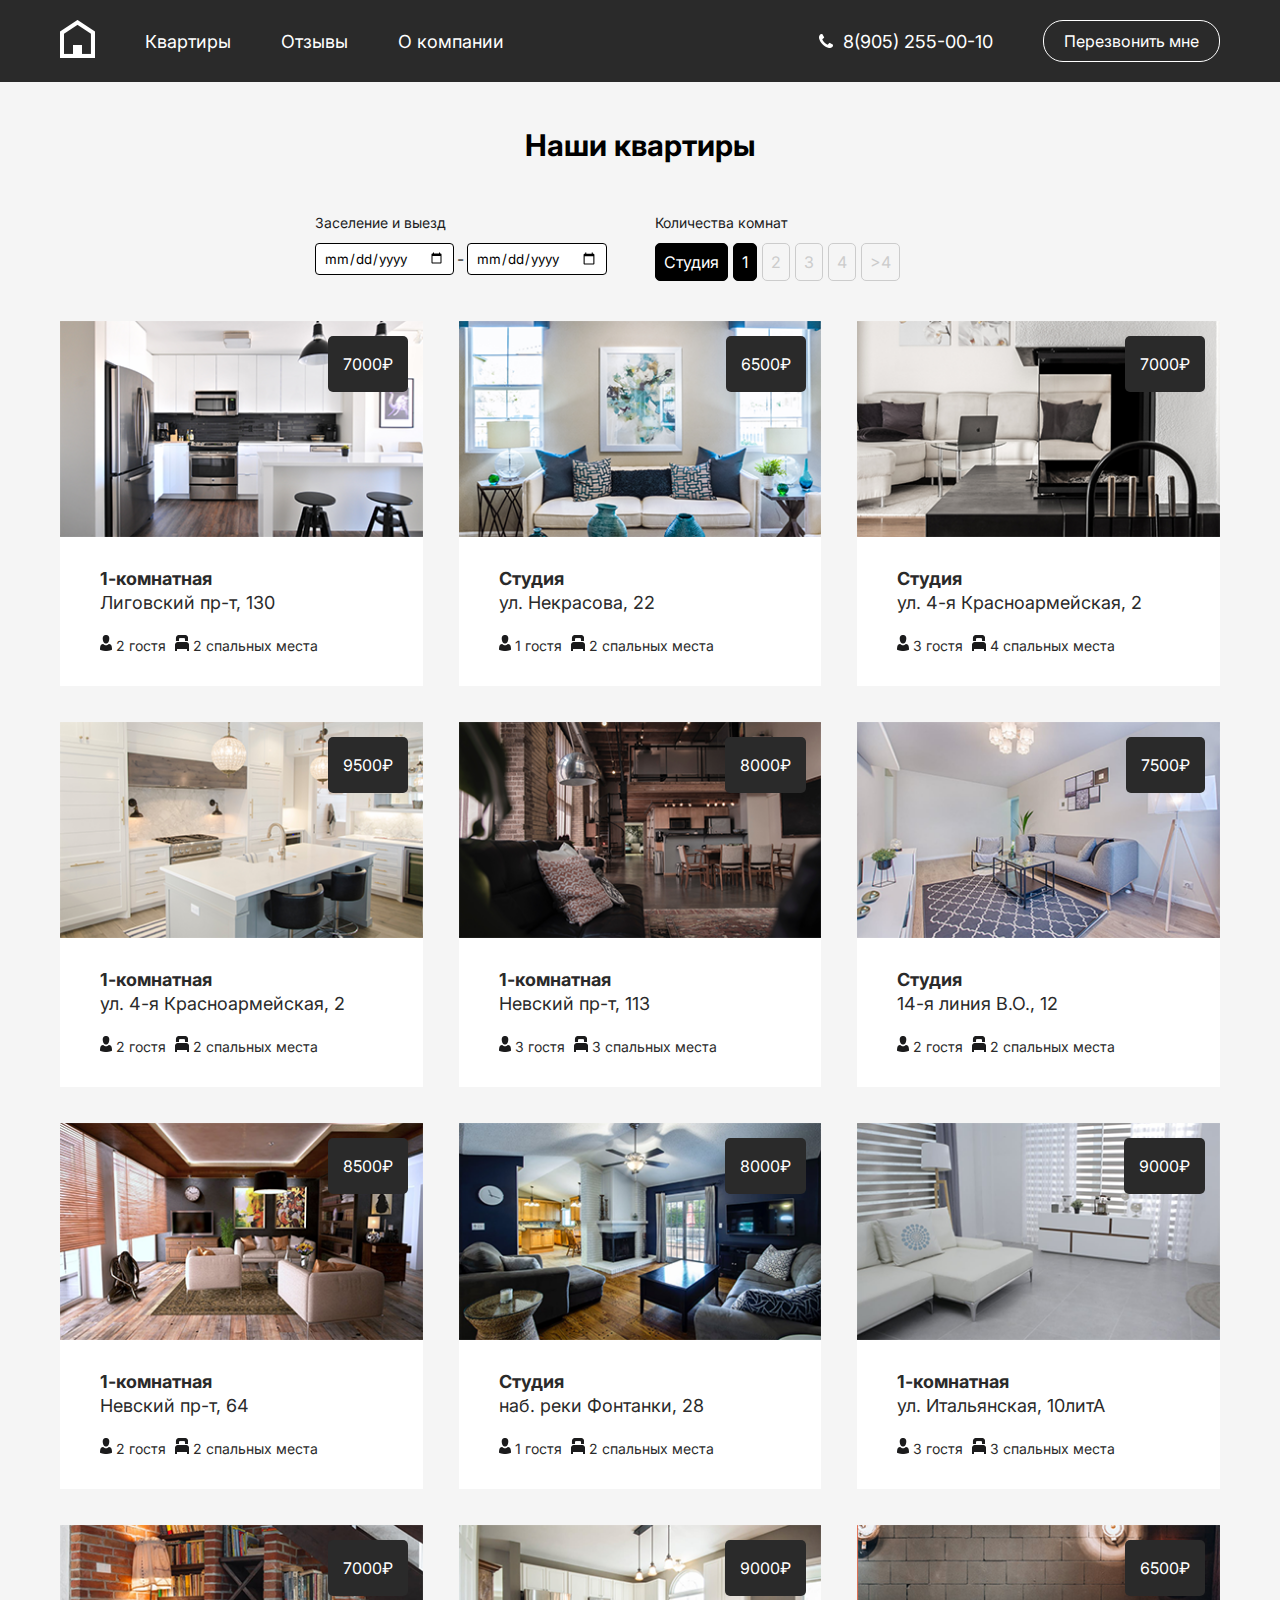
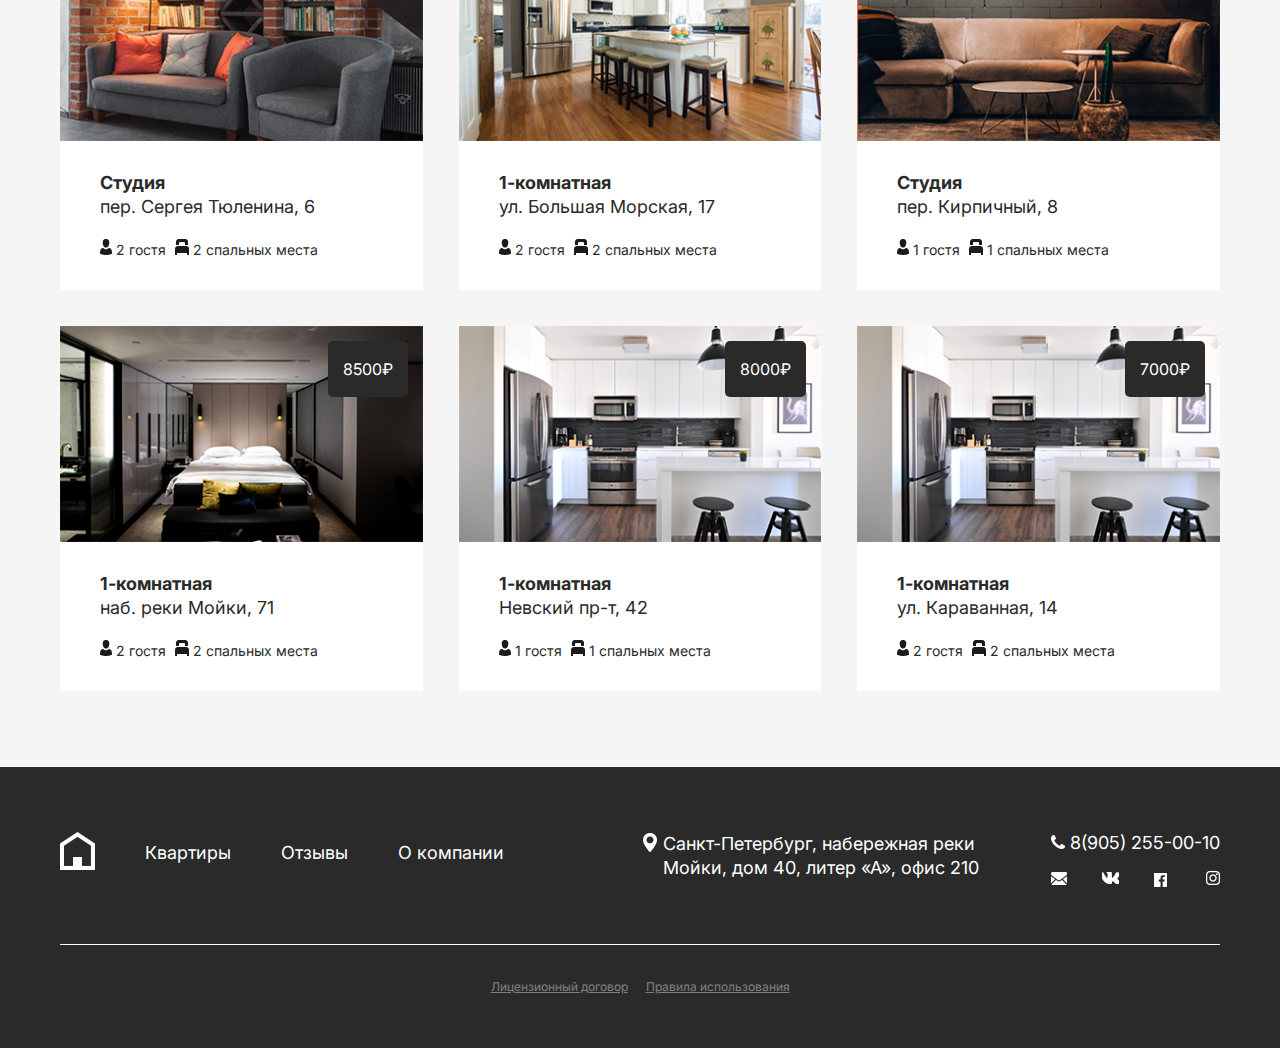
<file: apartments.html>
<!DOCTYPE html>
<html lang="ru" xmlns="http://www.w3.org/1999/html">     <!-- язык контента -->
    <head>
        <meta charset="utf-8">
        <meta http-equiv="X-UA-Compatible" content="IE=edge">            <!-- Что бы работал для броузера IE  -->
        <meta name="viewport" content="width=device-width, initial-scale=1.0">  <!-- для мобильной версии размер -->
        <title>apartments</title>
        <link href="css/style.css" rel="stylesheet">            <!-- подключаем наши стили -->
        <link href="https://fonts.googleapis.com/css2?family=Inter&display=swap" rel="stylesheet">     <!-- Подключение гуголсктх шрифтов -->
    </head>
    <body>
        <div class="black">
            <div class="wrap">
                <div class="header">
                    <div class="nav">
                        <div class="logo">
                            <img src="pic/logo_8%20.png" alt="logo">
                        </div>
                        <a href="#" >Квартиры</a>
                        <a href="#" >Отзывы</a>
                        <a href="#" >О компании</a>
                    </div>
                    <div class="phone">                              <!-- телефон   -->
                        <a class="number" href="tel:89052550010">
                            <img src="pic/icon_phone_16.png" alt="logo">
                            <span>8(905) 255-00-10</span>
                        </a>
                        <p class="call">Перезвонить мне</p>
                    </div>
                </div>
            </div>
        </div>
        <!--  тут середина сайта -->
        <div id="apartments">
            <div class="wrap flats" >
                <h1>Наши квартиры </h1>  <!-- Рекомендуется на каждом сайте писать 1 тег <h1> это для сео индексации -->
                <div class="filter">
                    <div class="check-in">
                        <p>Заселение и выезд </p>
                        <div class="date-in-out">
                            <input type="date" name="check-in" >
                            <span> - </span>
                            <input type="date" name="check-out" >
                        </div>
                    </div>
                    <div class="rooms">
                        <p>Количества комнат</p>
                        <div class="quantity">
                            <span class="active">Студия</span>
                            <span class="active">1</span>
                            <span>2</span>
                            <span>3</span>
                            <span>4</span>
                            <span>>4</span>
                        </div>
                    </div>
                </div>
                <div class="list">           <!-- будет выводиться список -->
                    <div class="item" >      <!-- Сам блок с квартирой -->
                        <div class="img">
                            <img src="pic/apartment1.png" alt="квартира">
                        </div>
                        <div class="info">                              <!-- адрес -->
                            <p class="type">1-комнатная</p>
                            <p class="adr">Лиговский пр-т, 130</p>
                            <div class="persson">
                                <span>                                  <!-- сколько человек -->
                                    <img src="pic/icon_guests.png" alt="persson">
                                    2 гостя
                                </span>
                                <span>                                   <!-- спальные места -->
                                    <img src="pic/icon_beds.png" alt="bed">
                                    2 спальных места
                                </span>
                            </div>
                        </div>
                        <p class="price">7000&#8381;</p>                <!-- Ценник квартиры -->
                    </div>
                    <div class="item" >      <!-- Сам блок с квартирой -->
                        <div class="img">
                            <img src="pic/apartment2.png" alt="квартира">
                        </div>
                        <div class="info">                              <!-- адрес -->
                            <p class="type">Студия</p>
                            <p class="adr">ул. Некрасова, 22</p>
                            <div class="persson">
                                <span>                                  <!-- сколько человек -->
                                    <img src="pic/icon_guests.png" alt="persson">
                                    1 гостя
                                </span>
                                <span>                                   <!-- спальные места -->
                                    <img src="pic/icon_beds.png" alt="bed">
                                    2 спальных места
                                </span>
                            </div>
                        </div>
                        <p class="price">6500&#8381;</p>                <!-- Ценник квартиры -->
                    </div>
                    <div class="item" >      <!-- Сам блок с квартирой -->
                        <div class="img">
                            <img src="pic/apartment3.png" alt="квартира">
                        </div>
                        <div class="info">                              <!-- адрес -->
                            <p class="type">Студия</p>
                            <p class="adr">ул. 4-я Красноармейская, 2</p>
                            <div class="persson">
                                <span>                                  <!-- сколько человек -->
                                    <img src="pic/icon_guests.png" alt="persson">
                                    3 гостя
                                </span>
                                <span>                                   <!-- спальные места -->
                                    <img src="pic/icon_beds.png" alt="bed">
                                    4 спальных места
                                </span>
                            </div>
                        </div>
                        <p class="price">7000&#8381;</p>                <!-- Ценник квартиры -->
                    </div>
                    <div class="item" >      <!-- Сам блок с квартирой -->
                        <div class="img">
                            <img src="pic/apartment4.png" alt="квартира">
                        </div>
                        <div class="info">                              <!-- адрес -->
                            <p class="type">1-комнатная</p>
                            <p class="adr">ул. 4-я Красноармейская, 2</p>
                            <div class="persson">
                                <span>                                  <!-- сколько человек -->
                                    <img src="pic/icon_guests.png" alt="persson">
                                    2 гостя
                                </span>
                                <span>                                   <!-- спальные места -->
                                    <img src="pic/icon_beds.png" alt="bed">
                                    2 спальных места
                                </span>
                            </div>
                        </div>
                        <p class="price">9500&#8381;</p>                <!-- Ценник квартиры -->
                    </div>
                    <div class="item" >      <!-- Сам блок с квартирой -->
                        <div class="img">
                            <img src="pic/apartment5.png" alt="квартира">
                        </div>
                        <div class="info">                              <!-- адрес -->
                            <p class="type">1-комнатная</p>
                            <p class="adr">Невский пр-т, 113</p>
                            <div class="persson">
                                <span>                                  <!-- сколько человек -->
                                    <img src="pic/icon_guests.png" alt="persson">
                                    3 гостя
                                </span>
                                <span>                                   <!-- спальные места -->
                                    <img src="pic/icon_beds.png" alt="bed">
                                    3 спальных места
                                </span>
                            </div>
                        </div>
                        <p class="price">8000&#8381;</p>                <!-- Ценник квартиры -->
                    </div>
                    <div class="item" >      <!-- Сам блок с квартирой -->
                        <div class="img">
                            <img src="pic/apartment6.png" alt="квартира">
                        </div>
                        <div class="info">                              <!-- адрес -->
                            <p class="type">Студия</p>
                            <p class="adr">14-я линия В.О., 12</p>
                            <div class="persson">
                                <span>                                  <!-- сколько человек -->
                                    <img src="pic/icon_guests.png" alt="persson">
                                    2 гостя
                                </span>
                                <span>                                   <!-- спальные места -->
                                    <img src="pic/icon_beds.png" alt="bed">
                                    2 спальных места
                                </span>
                            </div>
                        </div>
                        <p class="price">7500&#8381;</p>                <!-- Ценник квартиры -->
                    </div>
                    <div class="item" >      <!-- Сам блок с квартирой -->
                        <div class="img">
                            <img src="pic/apartment7.png" alt="квартира">
                        </div>
                        <div class="info">                              <!-- адрес -->
                            <p class="type">1-комнатная</p>
                            <p class="adr">Невский пр-т, 64</p>
                            <div class="persson">
                                <span>                                  <!-- сколько человек -->
                                    <img src="pic/icon_guests.png" alt="persson">
                                    2 гостя
                                </span>
                                <span>                                   <!-- спальные места -->
                                    <img src="pic/icon_beds.png" alt="bed">
                                    2 спальных места
                                </span>
                            </div>
                        </div>
                        <p class="price">8500&#8381;</p>                <!-- Ценник квартиры -->
                    </div>
                    <div class="item" >      <!-- Сам блок с квартирой -->
                        <div class="img">
                            <img src="pic/apartment8.png" alt="квартира">
                        </div>
                        <div class="info">                              <!-- адрес -->
                            <p class="type">Студия</p>
                            <p class="adr">наб. реки Фонтанки, 28</p>
                            <div class="persson">
                                <span>                                  <!-- сколько человек -->
                                    <img src="pic/icon_guests.png" alt="persson">
                                    1 гостя
                                </span>
                                <span>                                   <!-- спальные места -->
                                    <img src="pic/icon_beds.png" alt="bed">
                                    2 спальных места
                                </span>
                            </div>
                        </div>
                        <p class="price">8000&#8381;</p>                <!-- Ценник квартиры -->
                    </div>
                    <div class="item" >      <!-- Сам блок с квартирой -->
                        <div class="img">
                            <img src="pic/apartment9.png" alt="квартира">
                        </div>
                        <div class="info">                              <!-- адрес -->
                            <p class="type">1-комнатная</p>
                            <p class="adr">ул. Итальянская, 10литА</p>
                            <div class="persson">
                                <span>                                  <!-- сколько человек -->
                                    <img src="pic/icon_guests.png" alt="persson">
                                    3 гостя
                                </span>
                                <span>                                   <!-- спальные места -->
                                    <img src="pic/icon_beds.png" alt="bed">
                                    3 спальных места
                                </span>
                            </div>
                        </div>
                        <p class="price">9000&#8381;</p>                <!-- Ценник квартиры -->
                    </div>
                    <div class="item" >      <!-- Сам блок с квартирой -->
                        <div class="img">
                            <img src="pic/apartment10.png" alt="квартира">
                        </div>
                        <div class="info">                              <!-- адрес -->
                            <p class="type">Студия</p>
                            <p class="adr">пер. Сергея Тюленина, 6</p>
                            <div class="persson">
                                <span>                                  <!-- сколько человек -->
                                    <img src="pic/icon_guests.png" alt="persson">
                                    2 гостя
                                </span>
                                <span>                                   <!-- спальные места -->
                                    <img src="pic/icon_beds.png" alt="bed">
                                    2 спальных места
                                </span>
                            </div>
                        </div>
                        <p class="price">7000&#8381;</p>                <!-- Ценник квартиры -->
                    </div>
                    <div class="item" >      <!-- Сам блок с квартирой -->
                        <div class="img">
                            <img src="pic/apartment11.png" alt="квартира">
                        </div>
                        <div class="info">                              <!-- адрес -->
                            <p class="type">1-комнатная</p>
                            <p class="adr">ул. Большая Морская, 17</p>
                            <div class="persson">
                                <span>                                  <!-- сколько человек -->
                                    <img src="pic/icon_guests.png" alt="persson">
                                    2 гостя
                                </span>
                                <span>                                   <!-- спальные места -->
                                    <img src="pic/icon_beds.png" alt="bed">
                                    2 спальных места
                                </span>
                            </div>
                        </div>
                        <p class="price">9000&#8381;</p>                <!-- Ценник квартиры -->
                    </div>
                    <div class="item" >      <!-- Сам блок с квартирой -->
                        <div class="img">
                            <img src="pic/apartment12.png" alt="квартира">
                        </div>
                        <div class="info">                              <!-- адрес -->
                            <p class="type">Студия</p>
                            <p class="adr">пер. Кирпичный, 8</p>
                            <div class="persson">
                                <span>                                  <!-- сколько человек -->
                                    <img src="pic/icon_guests.png" alt="persson">
                                    1 гостя
                                </span>
                                <span>                                   <!-- спальные места -->
                                    <img src="pic/icon_beds.png" alt="bed">
                                    1 спальных места
                                </span>
                            </div>
                        </div>
                        <p class="price">6500&#8381;</p>                <!-- Ценник квартиры -->
                    </div>
                    <div class="item" >      <!-- Сам блок с квартирой -->
                        <div class="img">
                            <img src="pic/apartment13.png" alt="квартира">
                        </div>
                        <div class="info">                              <!-- адрес -->
                            <p class="type">1-комнатная</p>
                            <p class="adr">наб. реки Мойки, 71</p>
                            <div class="persson">
                                <span>                                  <!-- сколько человек -->
                                    <img src="pic/icon_guests.png" alt="persson">
                                    2 гостя
                                </span>
                                <span>                                   <!-- спальные места -->
                                    <img src="pic/icon_beds.png" alt="bed">
                                    2 спальных места
                                </span>
                            </div>
                        </div>
                        <p class="price">8500&#8381;</p>                <!-- Ценник квартиры -->
                    </div>
                    <div class="item" >      <!-- Сам блок с квартирой -->
                        <div class="img">
                            <img src="pic/apartment1.png" alt="квартира">
                        </div>
                        <div class="info">                              <!-- адрес -->
                            <p class="type">1-комнатная</p>
                            <p class="adr">Невский пр-т, 42</p>
                            <div class="persson">
                                <span>                                  <!-- сколько человек -->
                                    <img src="pic/icon_guests.png" alt="persson">
                                    1 гостя
                                </span>
                                <span>                                   <!-- спальные места -->
                                    <img src="pic/icon_beds.png" alt="bed">
                                    1 спальных места
                                </span>
                            </div>
                        </div>
                        <p class="price">8000&#8381;</p>                <!-- Ценник квартиры -->
                    </div>
                    <div class="item" >      <!-- Сам блок с квартирой -->
                        <div class="img">
                            <img src="pic/apartment1.png" alt="квартира">
                        </div>
                        <div class="info">                              <!-- адрес -->
                            <p class="type">1-комнатная</p>
                            <p class="adr">ул. Караванная, 14</p>
                            <div class="persson">
                                <span>                                  <!-- сколько человек -->
                                    <img src="pic/icon_guests.png" alt="persson">
                                    2 гостя
                                </span>
                                <span>                                   <!-- спальные места -->
                                    <img src="pic/icon_beds.png" alt="bed">
                                    2 спальных места
                                </span>
                            </div>
                        </div>
                        <p class="price">7000&#8381;</p>                <!-- Ценник квартиры -->
                    </div>
                </div>
            </div>
         </div>
        <!-- подвал -->
        <div class="black">
            <div class="wrap">
                <div class="footer">
                    <div class="info">
                        <div class="nav">
                            <div class="logo">
                                <img src="pic/logo_8%20.png" alt="logo">
                            </div>
                            <a href="#" >Квартиры</a>
                            <a href="#" >Отзывы</a>
                            <a href="#" >О компании</a>
                        </div>
                        <div class="contact">
                            <div class="address">
                                <span class="img"></span>
                                <p>Санкт-Петербург, набережная реки
                                    Мойки, дом 40, литер «А», офис 210 </p>
                            </div>
                            <div class="social">
                                <div class="phone">
                                    <a class="number" href="tel:89052550010">
                                        <img src="pic/icon_phone_16.png" alt="logo">
                                        <span>8(905) 255-00-10</span>
                                    </a>
                                </div>
                                <div class="url">
                                    <a href="#" class="email"></a>
                                    <a href="#" class="vk"></a>
                                    <a href="#" class="fb"></a>
                                    <a href="#" class="insta"></a>
                                </div>
                            </div>
                        </div>
                    </div>
                    <div class="rules">
                        <a href="#">Лицензионный договор</a>
                        <a href="#">Правила использования</a>
                    </div>
                </div>
            </div>
        </div>
    </body>
</html>
</file>
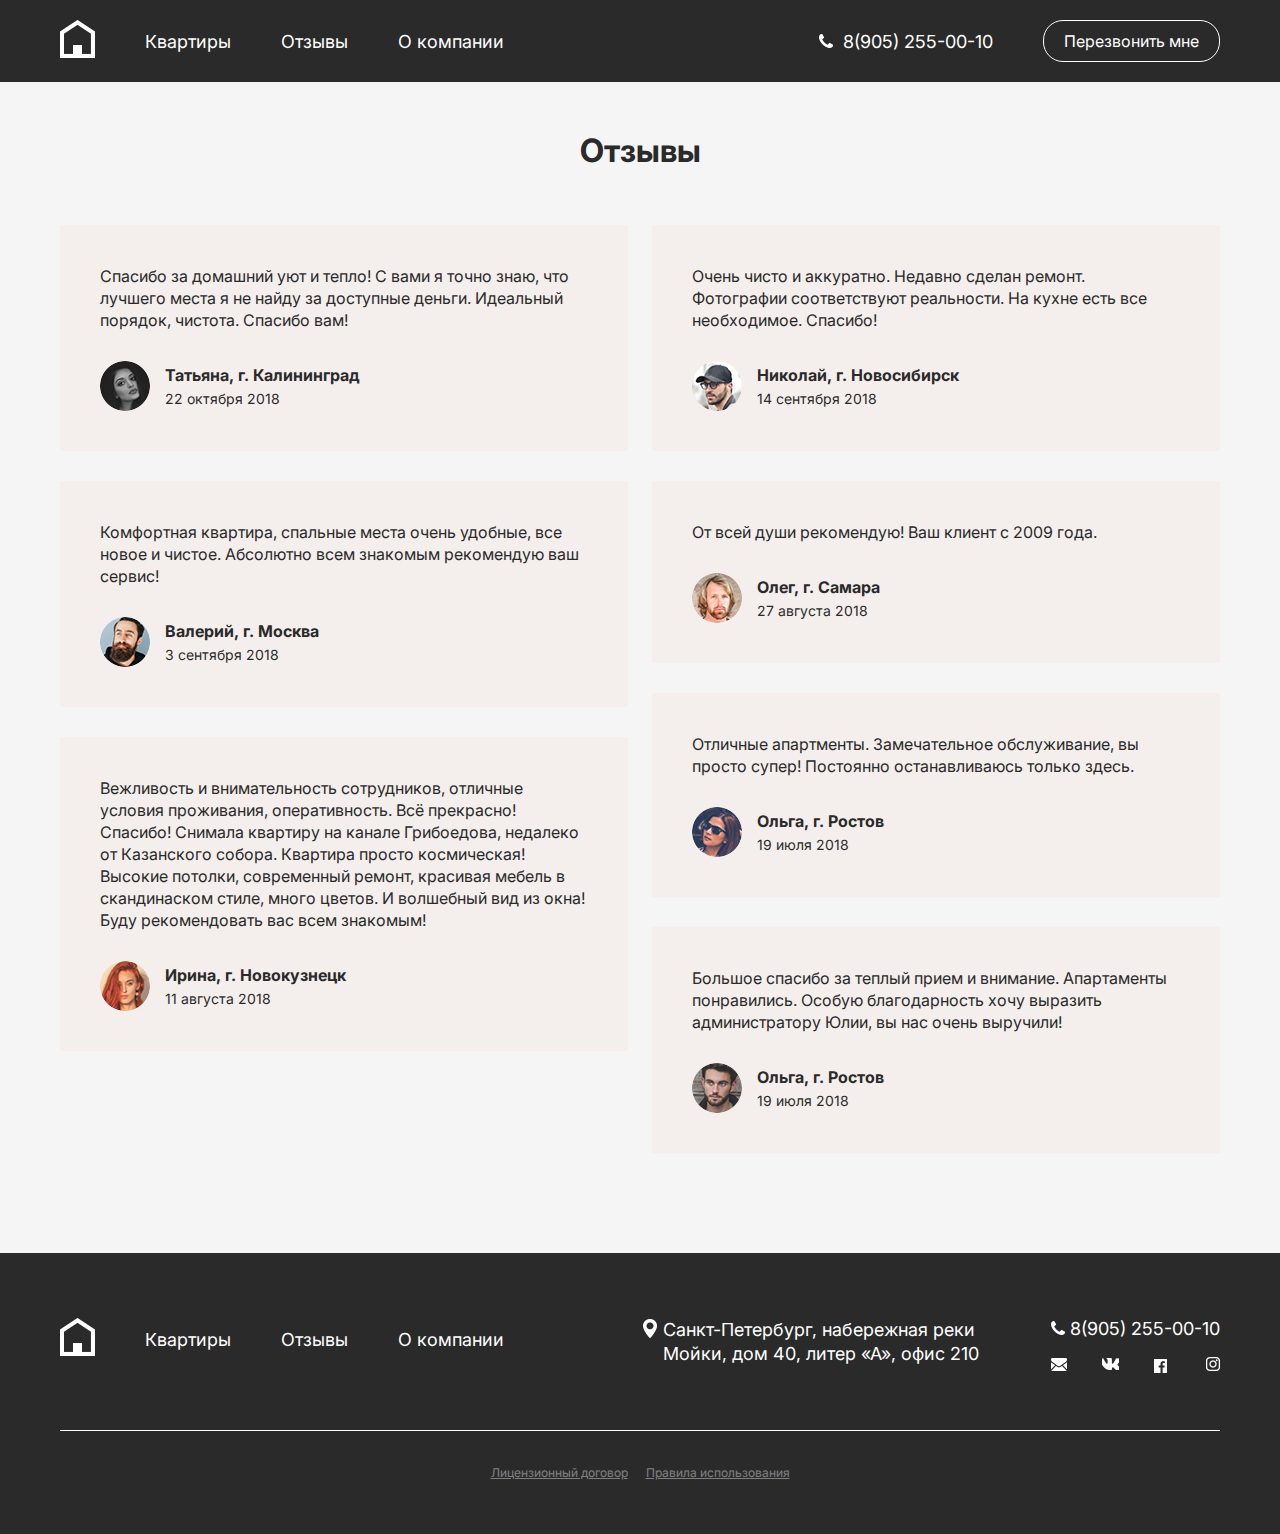
<file: comments.html>
<!DOCTYPE html>
<html lang="ru" xmlns="http://www.w3.org/1999/html">     <!-- язык контента -->
    <head>
        <meta charset="utf-8">
        <meta http-equiv="X-UA-Compatible" content="IE=edge">            <!-- Что бы работал для броузера IE  -->
        <meta name="viewport" content="width=device-width, initial-scale=1.0">  <!-- для мобильной версии размер -->
        <title>about-company</title>
        <link href="css/style.css" rel="stylesheet">
        <link href="https://fonts.googleapis.com/css2?family=Inter&display=swap" rel="stylesheet">     <!-- Подключение гуголсктх шрифтов -->
    </head>
    <body>
        <div class="black">
            <div class="wrap">
                <div class="header">
                    <div class="nav">
                        <div class="logo">
                            <img src="pic/logo_8%20.png" alt="logo">
                        </div>
                        <a href="#" >Квартиры</a>
                        <a href="#" >Отзывы</a>
                        <a href="#" >О компании</a>
                    </div>
                    <div class="phone">                              <!-- телефон   -->
                        <a class="number" href="tel:89052550010">
                            <img src="pic/icon_phone_16.png" alt="logo">
                            <span>8(905) 255-00-10</span>
                        </a>
                        <p class="call">Перезвонить мне</p>
                    </div>
                </div>
            </div>
        </div>
        <!-- тут середина сайта -->
        <div id="comments">
            <div class="wrap" >
                <h1>Отзывы</h1>
             <div class="list">
                 <div class="left">
                     <div class="post">
                         <p class="comment">
                             Спасибо за домашний уют и тепло! С вами я точно знаю, что лучшего места я не найду за доступные
                             деньги. Идеальный порядок, чистота. Спасибо вам!
                         </p>
                         <div class="author">
                             <img src="pic/foto1.png" alt="фото">
                            <div>
                                 <p class="name-city">
                                     Татьяна, г. Калининград
                                 </p>
                                 <p class="date">
                                     22 октября 2018
                                 </p>
                            </div>
                         </div>
                     </div>
                     <div class="post">
                         <p class="comment">
                             Комфортная квартира, спальные места очень удобные, все новое и чистое. Абсолютно всем знакомым рекомендую ваш сервис!
                         </p>
                         <div class="author">
                             <img src="pic/foto6.png" alt="фото">
                             <div>
                                 <p class="name-city">
                                     Валерий, г. Москва
                                 </p>
                                 <p class="date">
                                     3 сентября 2018
                                 </p>
                             </div>
                         </div>
                     </div>
                     <div class="post">
                         <p class="comment">
                             Вежливость и внимательность сотрудников, отличные условия проживания, оперативность. Всё прекрасно! Спасибо!
                             Снимала квартиру на канале Грибоедова, недалеко от Казанского собора. Квартира просто космическая! Высокие потолки, современный ремонт, красивая мебель в скандинаском стиле, много цветов. И волшебный вид из окна!
                             Буду рекомендовать вас всем знакомым!
                         </p>
                         <div class="author">
                             <img src="pic/foto7.png" alt="фото">
                             <div>
                                 <p class="name-city">
                                     Ирина, г. Новокузнецк
                                 </p>
                                 <p class="date">
                                     11 августа 2018
                                 </p>
                             </div>
                         </div>
                     </div>
                 </div>
                 <div class="right">
                     <div class="post">
                         <p class="comment">
                             Очень чисто и аккуратно. Недавно сделан ремонт. Фотографии соответствуют реальности. На кухне есть все необходимое. Спасибо!
                         </p>
                         <div class="author">
                             <img src="pic/foto2.png" alt="фото">
                             <div>
                                 <p class="name-city">
                                     Николай, г. Новосибирск
                                 </p>
                                 <p class="date">
                                     14 сентября 2018
                                 </p>
                             </div>
                         </div>
                     </div>
                     <div class="post">
                         <p class="comment">
                             От всей души рекомендую! Ваш клиент с 2009 года.
                         </p>
                         <div class="author">
                             <img src="pic/foto3.png" alt="фото">
                             <div>
                                 <p class="name-city">
                                     Олег, г. Самара
                                 </p>
                                 <p class="date">
                                     27 августа 2018
                                 </p>
                             </div>
                         </div>
                     </div>
                     <div class="post">
                         <p class="comment">
                             Отличные апартменты. Замечательное обслуживание, вы просто супер! Постоянно останавливаюсь только здесь.
                         </p>
                         <div class="author">
                             <img src="pic/foto4.png" alt="фото">
                             <div>
                                 <p class="name-city">
                                     Ольга, г. Ростов
                                 </p>
                                 <p class="date">
                                     19 июля 2018
                                 </p>
                             </div>
                         </div>
                     </div>
                     <div class="post">
                         <p class="comment">
                             Большое спасибо за теплый прием и внимание.
                             Апартаменты понравились. Особую благодарность хочу выразить администратору Юлии, вы нас очень выручили!
                         </p>
                         <div class="author">
                             <img src="pic/foto5.png" alt="фото">
                             <div>
                                 <p class="name-city">
                                     Ольга, г. Ростов
                                 </p>
                                 <p class="date">
                                     19 июля 2018
                                 </p>
                             </div>
                         </div>
                     </div>
                 </div>
             </div>
            </div>
        </div>
        <!-- подвал -->
        <div class="black">
            <div class="wrap">
                <div class="footer">
                    <div class="info">
                        <div class="nav">
                            <div class="logo">
                                <img src="pic/logo_8%20.png" alt="logo">
                            </div>
                            <a href="#" >Квартиры</a>
                            <a href="#" >Отзывы</a>
                            <a href="#" >О компании</a>
                        </div>
                        <div class="contact">
                            <div class="address">
                                <span class="img"></span>
                                <p>Санкт-Петербург, набережная реки
                                    Мойки, дом 40, литер «А», офис 210 </p>
                            </div>
                            <div class="social">
                                <div class="phone">
                                    <a class="number" href="tel:89052550010">
                                        <img src="pic/icon_phone_16.png" alt="logo">
                                        <span>8(905) 255-00-10</span>
                                    </a>
                                </div>
                                <div class="url">
                                    <a href="#" class="email"></a>
                                    <a href="#" class="vk"></a>
                                    <a href="#" class="fb"></a>
                                    <a href="#" class="insta"></a>
                                </div>
                            </div>
                        </div>
                    </div>
                    <div class="rules">
                        <a href="#">Лицензионный договор</a>
                        <a href="#">Правила использования</a>
                    </div>
                </div>
            </div>
        </div>
    </body>
</html>
</file>
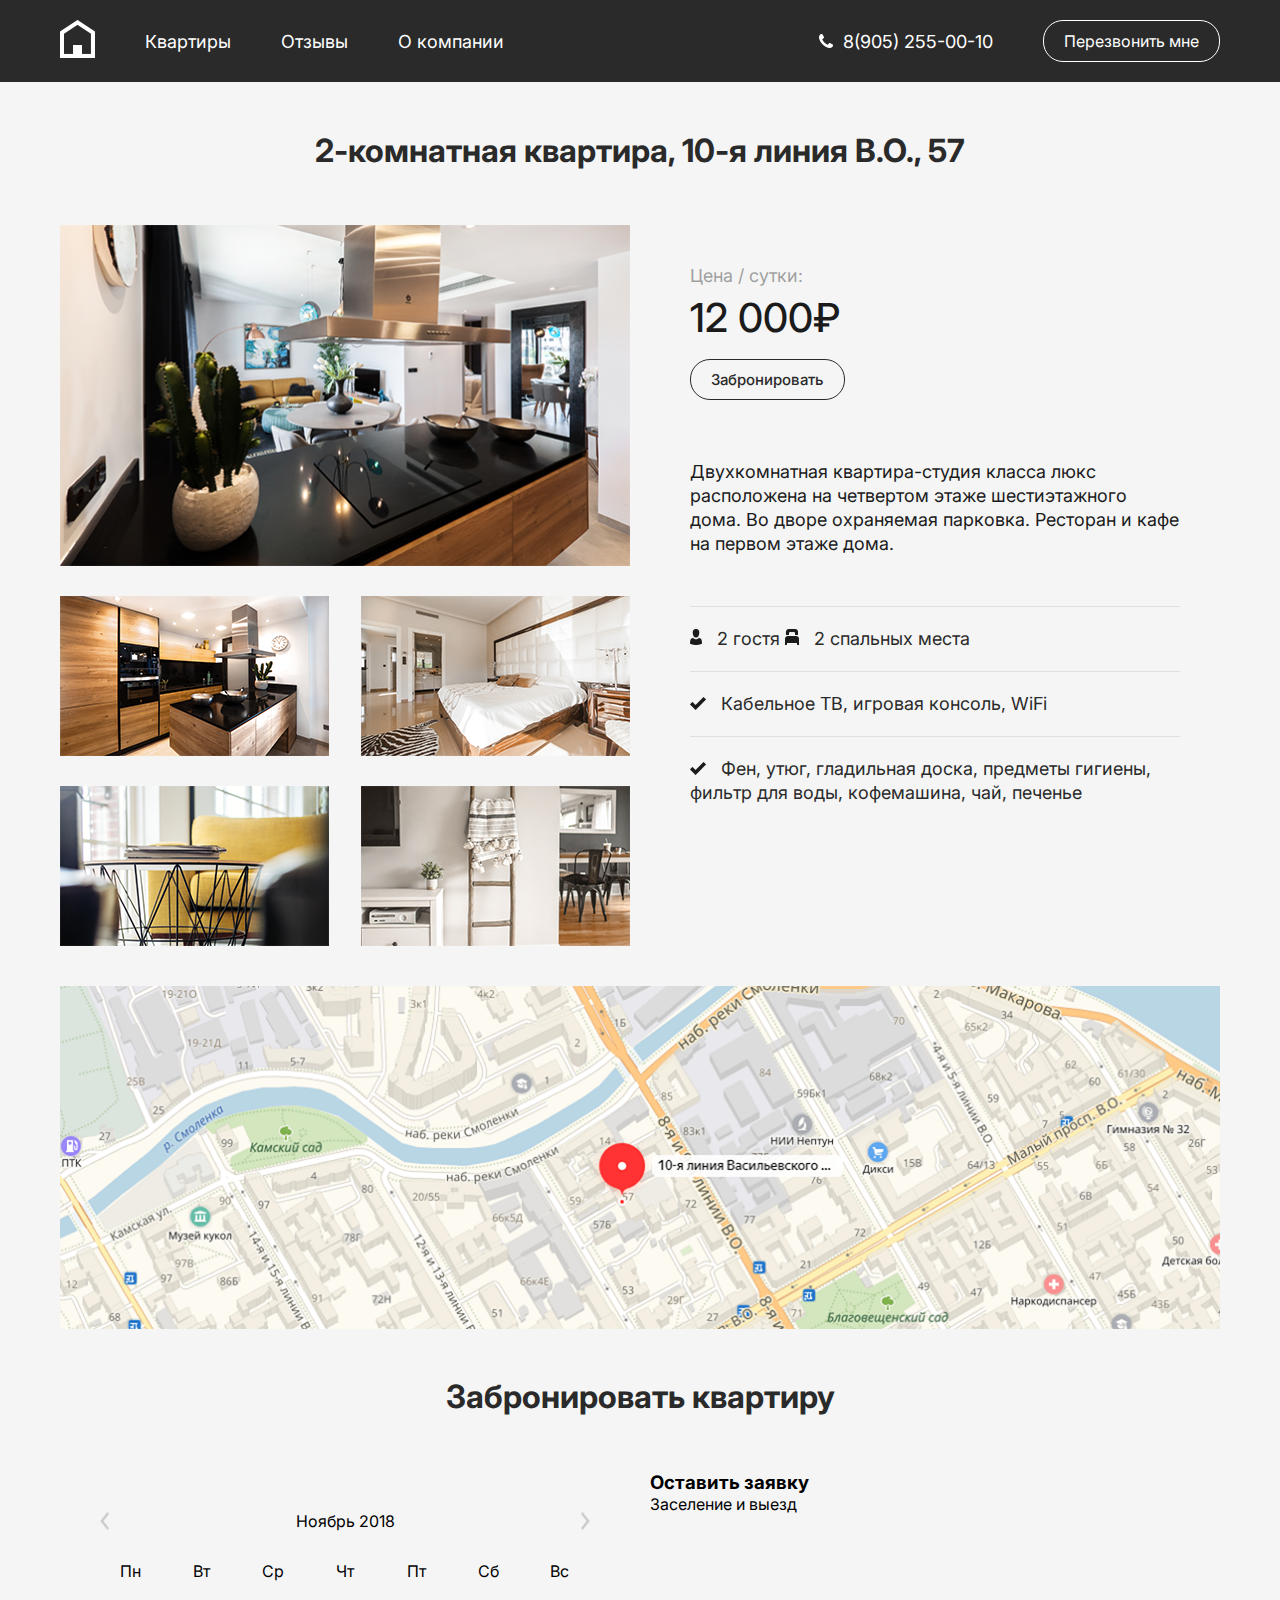
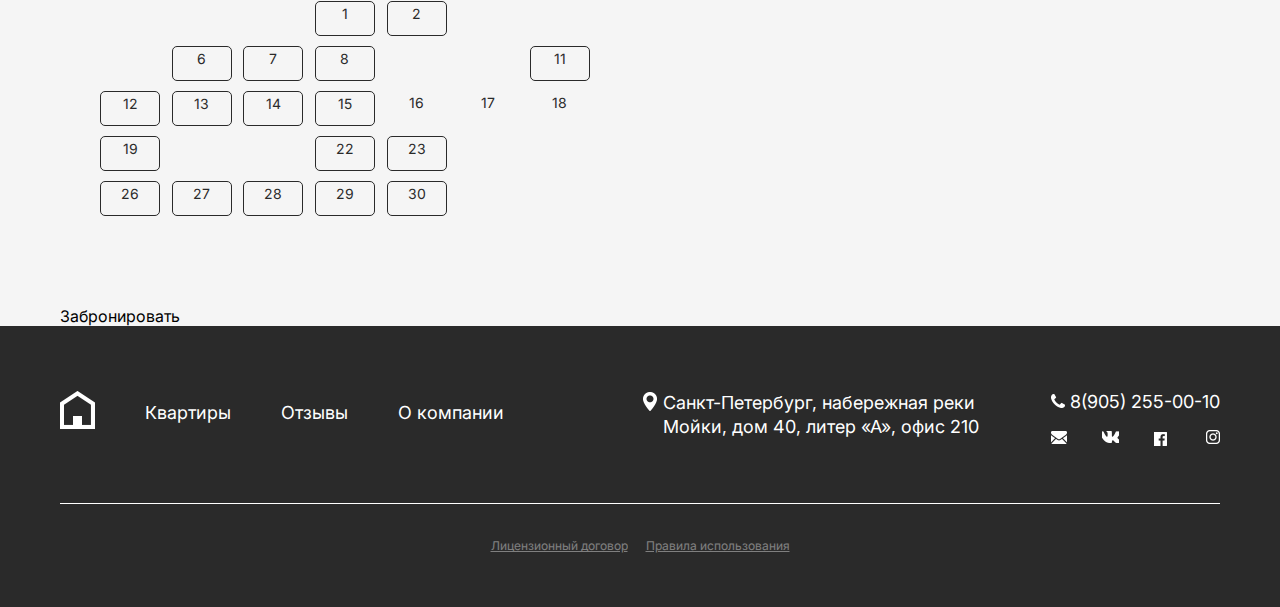
<file: form.html>
<!DOCTYPE html>
<html lang="ru" xmlns="http://www.w3.org/1999/html">     <!-- язык контента -->
    <head>
        <meta charset="utf-8">
        <meta http-equiv="X-UA-Compatible" content="IE=edge">            <!-- Что бы работал для броузера IE  -->
        <meta name="viewport" content="width=device-width, initial-scale=1.0">  <!-- для мобильной версии размер -->
        <title>about-company</title>
        <link href="css/style.css" rel="stylesheet">
        <link href="https://fonts.googleapis.com/css2?family=Inter&display=swap" rel="stylesheet">     <!-- Подключение гуголсктх шрифтов -->
    </head>
    <body>
        <div class="black">
            <div class="wrap">
                <div class="header">
                    <div class="nav">
                        <div class="logo">
                            <img src="pic/logo_8%20.png" alt="logo">
                        </div>
                        <a href="#" >Квартиры</a>
                        <a href="#" >Отзывы</a>
                        <a href="#" >О компании</a>
                    </div>
                    <div class="phone">                              <!-- телефон   -->
                        <a class="number" href="tel:89052550010">
                            <img src="pic/icon_phone_16.png" alt="logo">
                            <span>8(905) 255-00-10</span>
                        </a>
                        <p class="call">Перезвонить мне</p>
                    </div>
                </div>
            </div>
        </div>
        <!--  тут середина сайта -->
        <div id="form">
            <div class="wrap" >
                <h1>2-комнатная квартира, 10-я линия В.О., 57</h1>
                <div class="apartment-view">
                    <div class="picture">
                        <img class="big" src="pic/apr1.png" alt="квартира">
                        <img src="pic/apr2.png" alt="квартира">
                        <img src="pic/apr3.png" alt="квартира">
                        <img src="pic/apr4.png" alt="квартира">
                        <img src="pic/apr5.png" alt="квартира">
                    </div>
                    <div class="details">
                        <p class="price">Цена / сутки:</p>
                        <h2>12 000&#8381;</h2>
                        <div class="block-button">             <!-- кнопка для брони -->
                            <p class="button">Забронировать</p>
                        </div>
                        <div class="article">
                            <p class="about">Двухкомнатная квартира-студия класса люкс расположена на четвертом этаже
                                шестиэтажного дома. Во дворе охраняемая парковка. Ресторан и кафе на первом этаже дома.
                            </p>
                        </div>
                        <div class="article">
                            <span>                                  <!-- сколько человек -->
                                <img src="pic/icon_guests.png" alt="persson">
                                2 гостя
                            </span>
                            <span>                                   <!-- спальные места -->
                                <img src="pic/icon_beds.png" alt="bed">
                                2 спальных места
                            </span>
                        </div>
                        <div class="article">
                            <span>                                  <!-- Условия -->
                                <img src="pic/check.png" alt="check">
                                Кабельное ТВ, игровая консоль, WiFi
                            </span>
                        </div>
                        <div class="article">
                            <span>                                  <!-- Условия -->
                                <img src="pic/check.png" alt="check">
                                Фен, утюг, гладильная доска, предметы гигиены, фильтр для воды, кофемашина, чай, печенье
                            </span>
                        </div>
                    </div>
                </div>
                <div class="map">
                    <img src="pic/map1.png" alt="map">
                </div>
                <div class="reservation">
                    <h2>Забронировать квартиру</h2>
                    <div class="booking">
                        <div class="calendar">
                            <div class="month">
                                <img src="pic/arrow_left.png" alt="map">
                                <p>Ноябрь 2018</p>
                                <img src="pic/arrow_right.png" alt="map">
                            </div>
                            <div class="day">
                                <p>Пн</p>
                                <p>Вт</p>
                                <p>Ср</p>
                                <p>Чт</p>
                                <p>Пт</p>
                                <p>Сб</p>
                                <p>Вс</p>
                            </div>
                            <div class="week">
                                <p> </p>
                                <p> </p>
                                <p> </p>
                                <p class="active">1</p>
                                <p class="active">2</p>
                                <p> </p>
                                <p> </p>
                            </div>
                            <div class="week">
                                <p> </p>
                                <p class="active">6</p>
                                <p class="active">7</p>
                                <p class="active">8</p>
                                <p> </p>
                                <p> </p>
                                <p class="active">11</p>
                            </div>
                            <div class="week">
                                <p class="active">12</p>
                                <p class="active">13</p>
                                <p class="active">14</p>
                                <p class="active">15</p>
                                <p class="select">16</p>
                                <p class="select">17</p>
                                <p class="select">18</p>
                            </div>
                            <div class="week">
                                <p class="active">19</p>
                                <p> </p>
                                <p> </p>
                                <p class="active">22</p>
                                <p class="active">23 </p>
                                <p> </p>
                                <p> </p>
                            </div>
                            <div class="week">
                                <p class="active">26</p>
                                <p class="active">27</p>
                                <p class="active">28</p>
                                <p class="active">29</p>
                                <p class="active">30</p>
                                <p> </p>
                                <p> </p>
                            </div>
                        </div>
                        <div class="massage">
                            <h3>Оставить заявку</h3>
                            <p>Заселение и выезд</p>
                        </div>
                    </div>
                </div>
                <div>             <!-- кнопка для брони -->
                <p class="button">Забронировать</p>
                </div>
            </div>



        </div>



        <!-- подвал -->
        <div class="black">
            <div class="wrap">
                <div class="footer">
                    <div class="info">
                        <div class="nav">
                            <div class="logo">
                                <img src="pic/logo_8%20.png" alt="logo">
                            </div>
                            <a href="#" >Квартиры</a>
                            <a href="#" >Отзывы</a>
                            <a href="#" >О компании</a>
                        </div>
                        <div class="contact">
                            <div class="address">
                                <span class="img"></span>
                                <p>Санкт-Петербург, набережная реки
                                    Мойки, дом 40, литер «А», офис 210 </p>
                            </div>
                            <div class="social">
                                <div class="phone">
                                    <a class="number" href="tel:89052550010">
                                        <img src="pic/icon_phone_16.png" alt="logo">
                                        <span>8(905) 255-00-10</span>
                                    </a>
                                </div>
                                <div class="url">
                                    <a href="#" class="email"></a>
                                    <a href="#" class="vk"></a>
                                    <a href="#" class="fb"></a>
                                    <a href="#" class="insta"></a>
                                </div>
                            </div>
                        </div>
                    </div>
                    <div class="rules">
                        <a href="#">Лицензионный договор</a>
                        <a href="#">Правила использования</a>
                    </div>
                </div>
            </div>
        </div>
    </body>
</html>
</file>
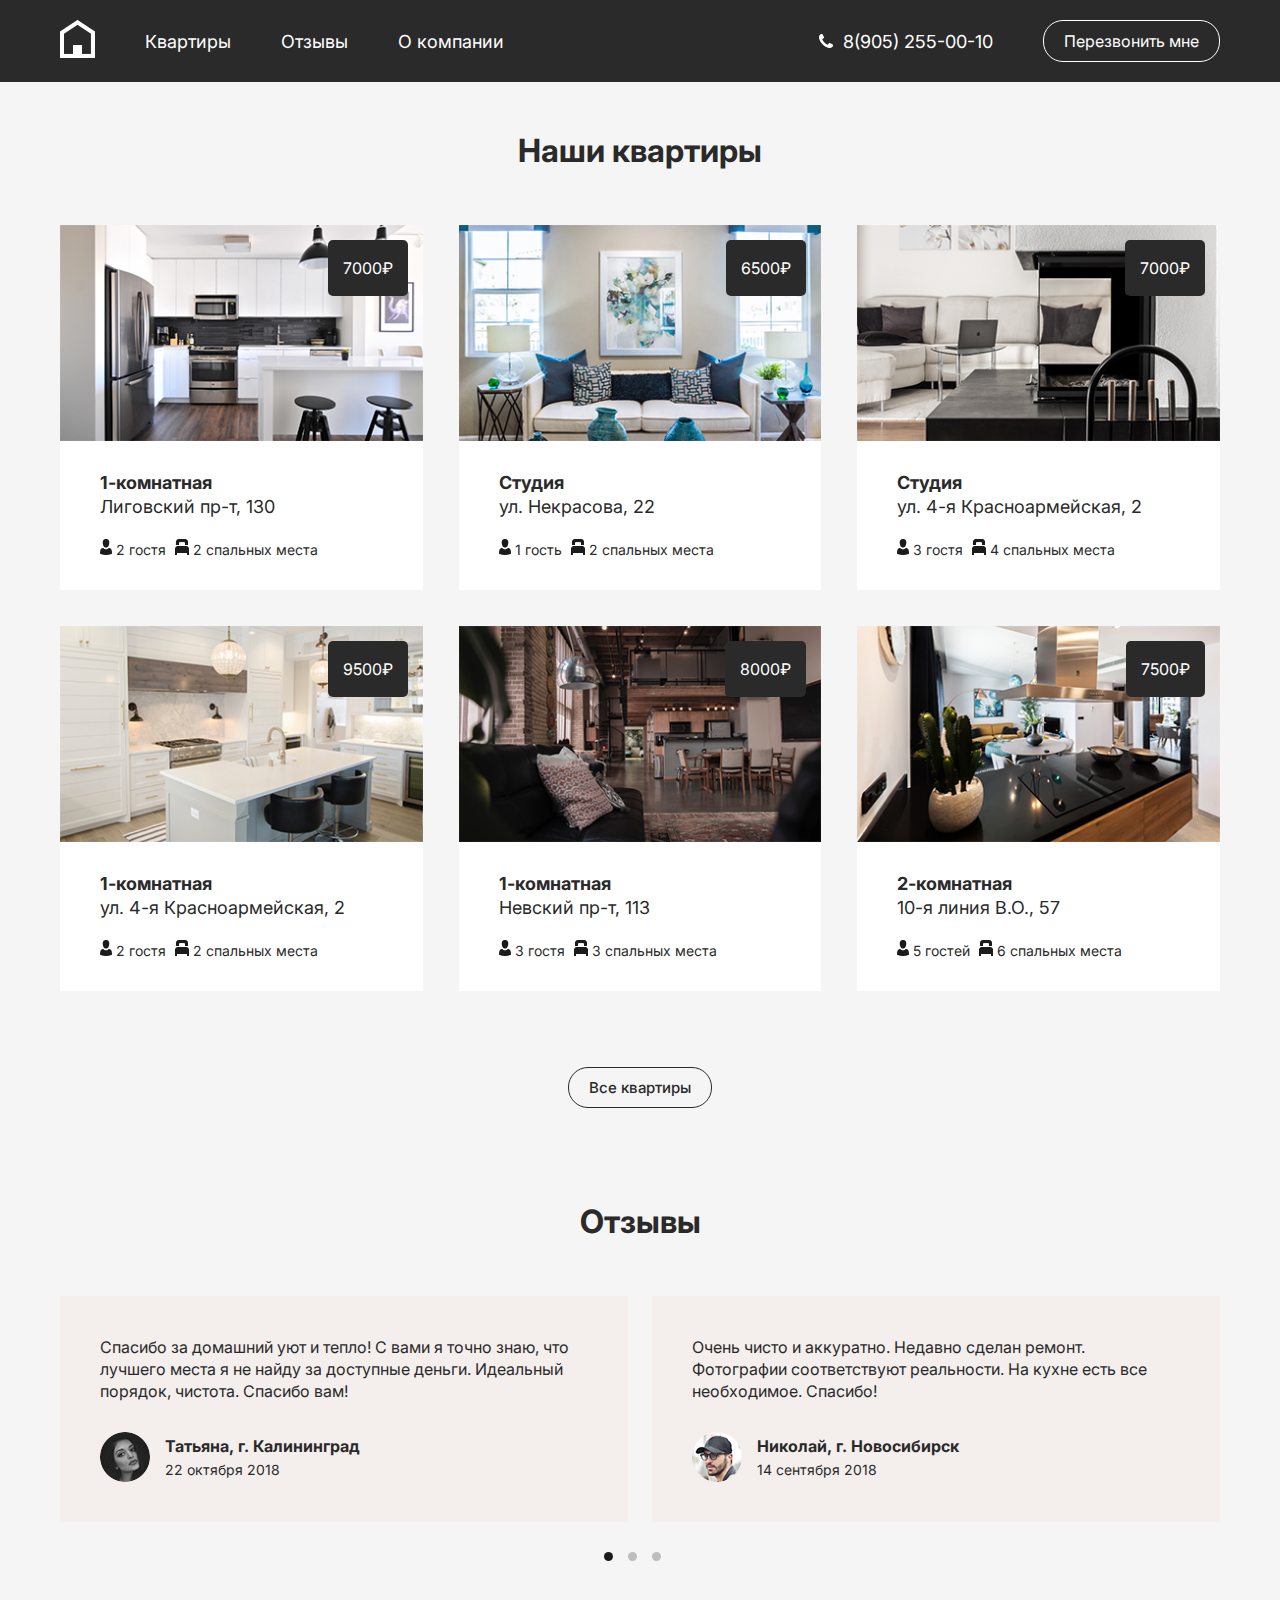
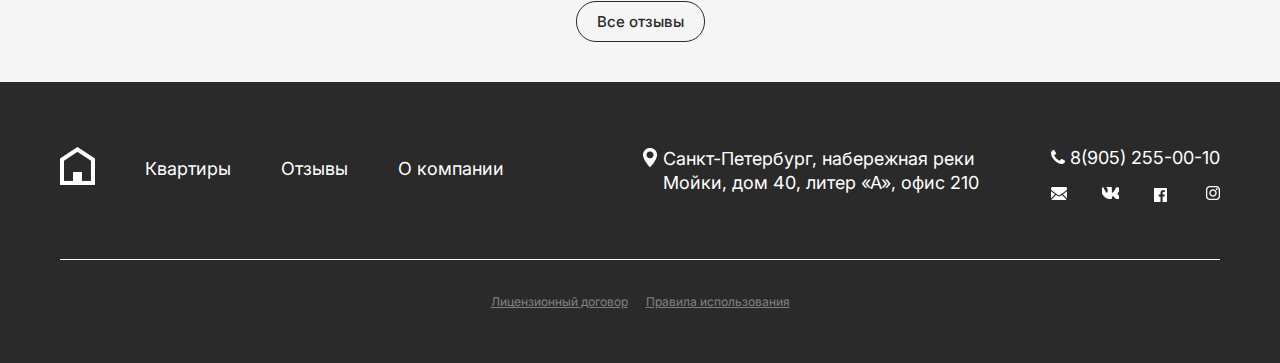
<file: homepage.html>
<!DOCTYPE html>
<html lang="ru" xmlns="http://www.w3.org/1999/html">     <!-- язык контента -->
    <head>
        <meta charset="utf-8">
        <meta http-equiv="X-UA-Compatible" content="IE=edge">            <!-- Что бы работал для броузера IE  -->
        <meta name="viewport" content="width=device-width, initial-scale=1.0">  <!-- для мобильной версии размер -->
        <title>Homepage</title>
        <link href="css/style.css" rel="stylesheet">
        <link href="https://fonts.googleapis.com/css2?family=Inter&display=swap" rel="stylesheet">     <!-- Подключение гуголсктх шрифтов -->
    </head>
    <body>
        <div class="black">
            <div class="wrap">
                <div class="header">
                    <div class="nav">
                        <div class="logo">
                            <img src="pic/logo_8%20.png" alt="logo">
                        </div>
                        <a href="#" >Квартиры</a>
                        <a href="#" >Отзывы</a>
                        <a href="#" >О компании</a>
                    </div>
                    <div class="phone">                              <!-- телефон   -->
                        <a class="number" href="tel:89052550010">
                            <img src="pic/icon_phone_16.png" alt="logo">
                            <span>8(905) 255-00-10</span>
                        </a>
                        <p class="call">Перезвонить мне</p>
                    </div>
                </div>
            </div>
        </div>
        <!--  тут середина сайта -->
        <div id="our-apartments" class="wrap">
            <h1>Наши квартиры</h1>
            <div id="apartments">
                <div class="flats">
                    <div class="list">               <!-- будет выводиться список квартир-->
                        <div class="item" >      <!-- Сам блок с квартирой -->
                            <div class="img">
                                <img src="pic/apartment1.png" alt="квартира">
                            </div>
                            <div class="info">                              <!-- адрес -->
                                <p class="type">1-комнатная</p>
                                <p class="adr">Лиговский пр-т, 130</p>
                                <div class="persson">
                                    <span>                                  <!-- сколько человек -->
                                        <img src="pic/icon_guests.png" alt="persson">
                                        2 гостя
                                    </span>
                                    <span>                                   <!-- спальные места -->
                                        <img src="pic/icon_beds.png" alt="bed">
                                        2 спальных места
                                    </span>
                                </div>
                            </div>
                            <p class="price">7000&#8381;</p>                <!-- Ценник квартиры -->
                        </div>
                        <div class="item" >      <!-- Сам блок с квартирой -->
                            <div class="img">
                                <img src="pic/apartment2.png" alt="квартира">
                            </div>
                            <div class="info">                              <!-- адрес -->
                                <p class="type">Студия</p>
                                <p class="adr">ул. Некрасова, 22</p>
                                <div class="persson">
                                    <span>                                  <!-- сколько человек -->
                                        <img src="pic/icon_guests.png" alt="persson">
                                        1 гость
                                    </span>
                                    <span>                                   <!-- спальные места -->
                                        <img src="pic/icon_beds.png" alt="bed">
                                        2 спальных места
                                    </span>
                                </div>
                            </div>
                            <p class="price">6500&#8381;</p>                <!-- Ценник квартиры -->
                        </div>
                        <div class="item" >      <!-- Сам блок с квартирой -->
                            <div class="img">
                                <img src="pic/apartment3.png" alt="квартира">
                            </div>
                            <div class="info">                              <!-- адрес -->
                                <p class="type">Студия</p>
                                <p class="adr">ул. 4-я Красноармейская, 2</p>
                                <div class="persson">
                                    <span>                                  <!-- сколько человек -->
                                        <img src="pic/icon_guests.png" alt="persson">
                                        3 гостя
                                    </span>
                                    <span>                                   <!-- спальные места -->
                                        <img src="pic/icon_beds.png" alt="bed">
                                        4 спальных места
                                    </span>
                                </div>
                            </div>
                            <p class="price">7000&#8381;</p>                <!-- Ценник квартиры -->
                        </div>
                        <div class="item" >      <!-- Сам блок с квартирой -->
                            <div class="img">
                                <img src="pic/apartment4.png" alt="квартира">
                            </div>
                            <div class="info">                              <!-- адрес -->
                                <p class="type">1-комнатная</p>
                                <p class="adr">ул. 4-я Красноармейская, 2</p>
                                <div class="persson">
                                    <span>                                  <!-- сколько человек -->
                                        <img src="pic/icon_guests.png" alt="persson">
                                        2 гостя
                                    </span>
                                    <span>                                   <!-- спальные места -->
                                        <img src="pic/icon_beds.png" alt="bed">
                                        2 спальных места
                                    </span>
                                </div>
                            </div>
                            <p class="price">9500&#8381;</p>                <!-- Ценник квартиры -->
                        </div>
                        <div class="item" >      <!-- Сам блок с квартирой -->
                            <div class="img">
                                <img src="pic/apartment5.png" alt="квартира">
                            </div>
                            <div class="info">                              <!-- адрес -->
                                <p class="type">1-комнатная</p>
                                <p class="adr">Невский пр-т, 113</p>
                                <div class="persson">
                                    <span>                                  <!-- сколько человек -->
                                        <img src="pic/icon_guests.png" alt="persson">
                                        3 гостя
                                    </span>
                                    <span>                                   <!-- спальные места -->
                                        <img src="pic/icon_beds.png" alt="bed">
                                        3 спальных места
                                    </span>
                                </div>
                            </div>
                            <p class="price">8000&#8381;</p>                <!-- Ценник квартиры -->
                        </div>
                        <div class="item" >      <!-- Сам блок с квартирой -->
                            <div class="img">
                                <img src="pic/apartment16.png" alt="квартира">
                            </div>
                            <div class="info">                              <!-- адрес -->
                                <p class="type">2-комнатная</p>
                                <p class="adr">10-я линия В.О., 57</p>
                                <div class="persson">
                                    <span>                                  <!-- сколько человек -->
                                        <img src="pic/icon_guests.png" alt="persson">
                                        5 гостей
                                    </span>
                                    <span>                                   <!-- спальные места -->
                                        <img src="pic/icon_beds.png" alt="bed">
                                        6 спальных места
                                    </span>
                                </div>
                            </div>
                            <p class="price">7500&#8381;</p>                <!-- Ценник квартиры -->
                        </div>
                    </div>
                 </div>
            </div>
            <div class="outside-button">            <!-- кнопка для квартир -->
                <p class="button">Все квартиры</p>
            </div>
            <h2>Отзывы</h2>
            <div id="comments"class="com">
                <div class="list" >               <!-- карусель комментариев -->
                    <div class="post">
                                <p class="comment">
                                    Спасибо за домашний уют и тепло! С вами я точно знаю, что лучшего места я не найду за доступные
                                    деньги. Идеальный порядок, чистота. Спасибо вам!
                                </p>
                                <div class="author">
                                    <img src="pic/foto1.png" alt="фото">
                                    <div>
                                        <p class="name-city">
                                            Татьяна, г. Калининград
                                        </p>
                                        <p class="date">
                                            22 октября 2018
                                        </p>
                                    </div>
                                </div>
                    </div>
                    <div class="post">
                        <p class="comment">
                                    Очень чисто и аккуратно. Недавно сделан ремонт. Фотографии соответствуют реальности. На кухне есть все необходимое. Спасибо!
                        </p>
                        <div class="author">
                            <img src="pic/foto2.png" alt="фото">
                            <div>
                                <p class="name-city">
                                    Николай, г. Новосибирск
                                </p>
                                <p class="date">
                                    14 сентября 2018
                                </p>
                            </div>
                        </div>
                    </div>
                </div>
            </div>
            <div class="point">                  <!-- три точки для каруселей -->
                <p></p>
                <p></p>
                <p></p>
            </div>
            <div class="outside-button">             <!-- кнопка для отзывов -->
                <p class="button">Все отзывы</p>
            </div>
        </div>
        <!-- подвал -->
        <div class="black">
            <div class="wrap">
                <div class="footer">
                    <div class="info">
                        <div class="nav">
                            <div class="logo">
                                <img src="pic/logo_8%20.png" alt="logo">
                            </div>
                            <a href="#" >Квартиры</a>
                            <a href="#" >Отзывы</a>
                            <a href="#" >О компании</a>
                        </div>
                        <div class="contact">
                            <div class="address">
                                <span class="img"></span>
                                <p>Санкт-Петербург, набережная реки
                                    Мойки, дом 40, литер «А», офис 210 </p>
                            </div>
                            <div class="social">
                                <div class="phone">
                                    <a class="number" href="tel:89052550010">
                                        <img src="pic/icon_phone_16.png" alt="logo">
                                        <span>8(905) 255-00-10</span>
                                    </a>
                                </div>
                                <div class="url">
                                    <a href="#" class="email"></a>
                                    <a href="#" class="vk"></a>
                                    <a href="#" class="fb"></a>
                                    <a href="#" class="insta"></a>
                                </div>
                            </div>
                        </div>
                    </div>
                    <div class="rules">
                        <a href="#">Лицензионный договор</a>
                        <a href="#">Правила использования</a>
                    </div>
                </div>
            </div>
        </div>
    </body>
</html>
</file>
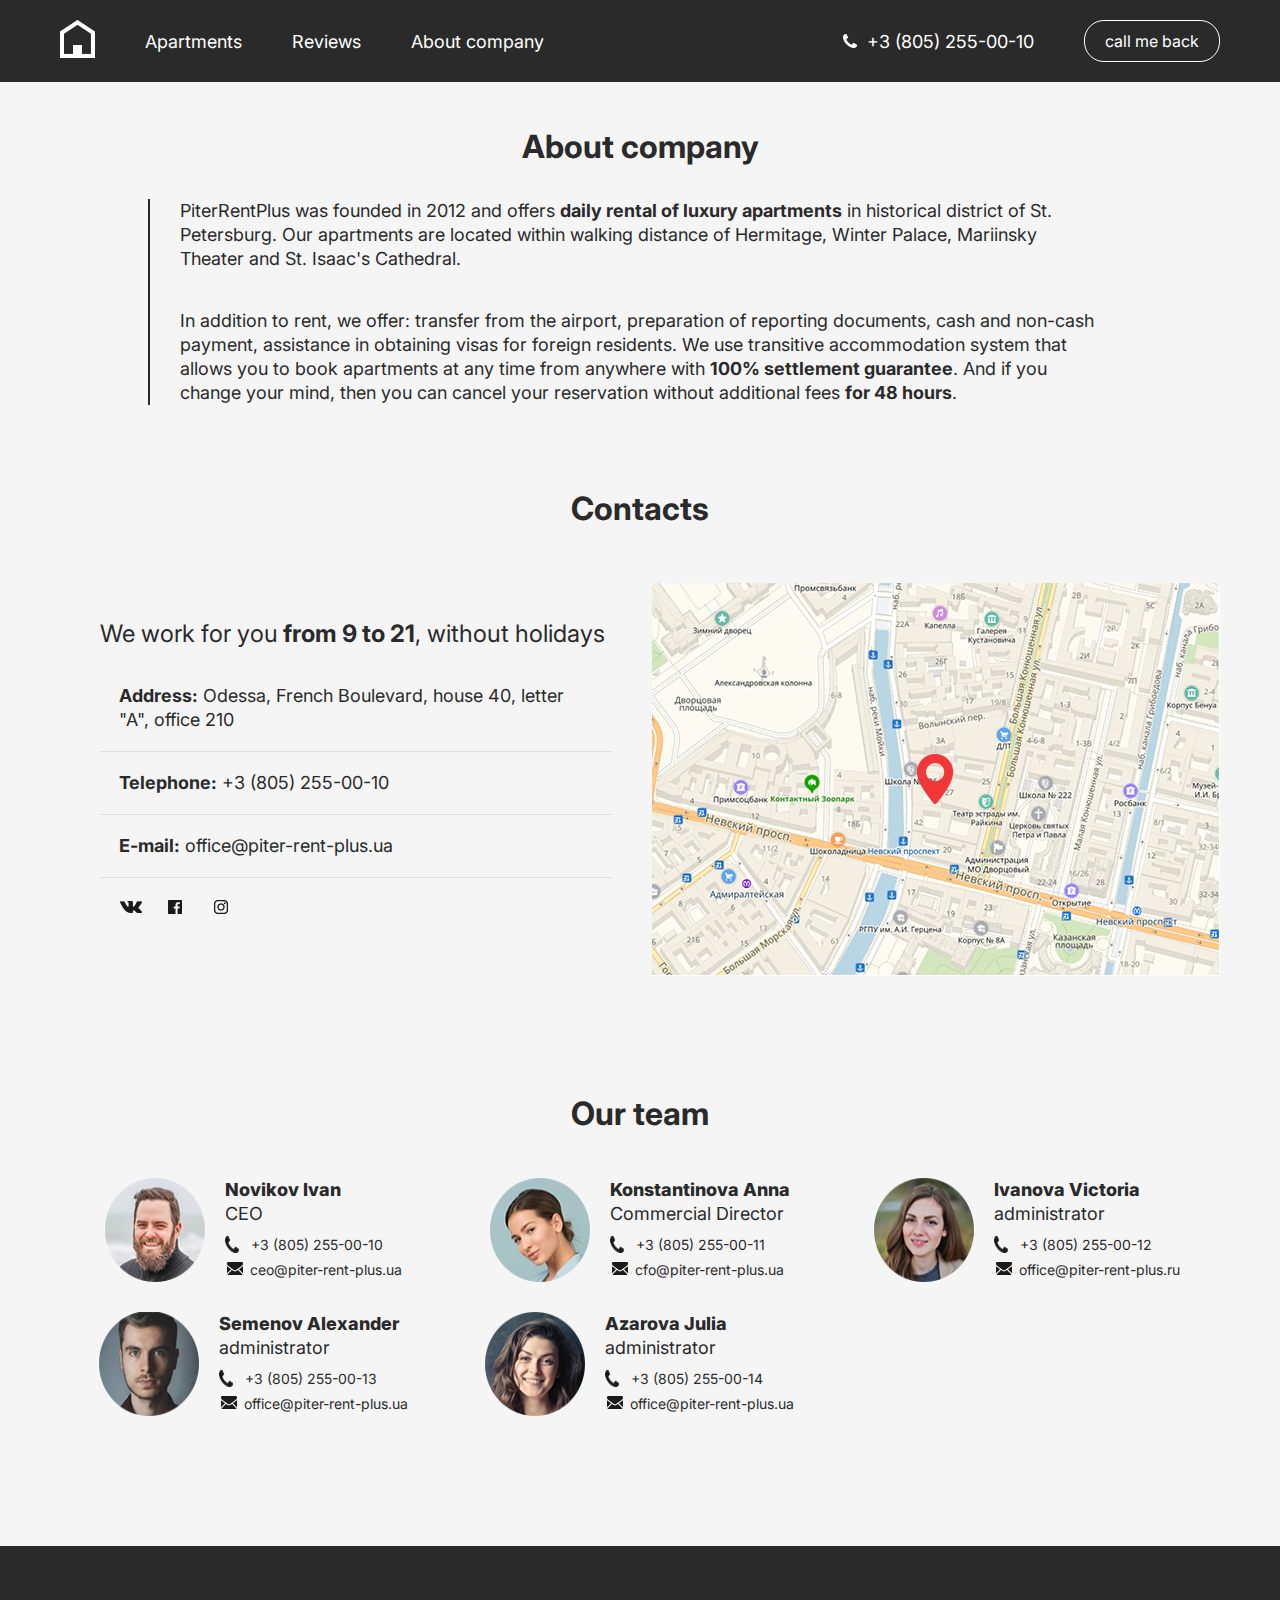
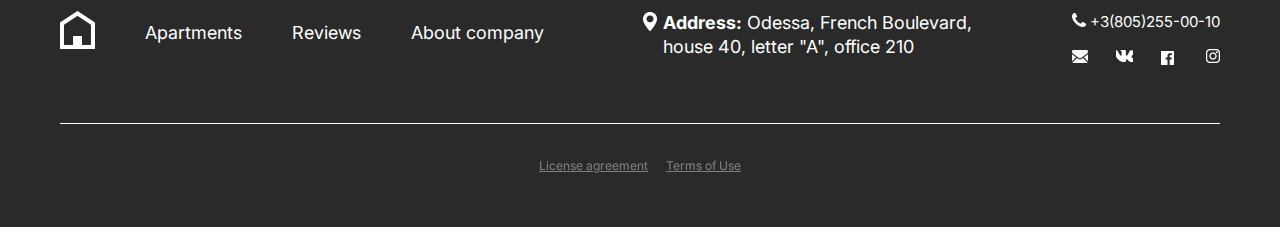
<file: realtor/about-company.html>
<!DOCTYPE html>
<html lang="en" xmlns="http://www.w3.org/1999/html">
    <head>
        <meta charset="utf-8">
        <meta http-equiv="X-UA-Compatible" content="IE=edge">
        <meta name="viewport" content="width=device-width, initial-scale=1.0">
        <title>about-company</title>
        <link href="css/style.css" rel="stylesheet">
        <link href="https://fonts.googleapis.com/css2?family=Inter&display=swap" rel="stylesheet">
    </head>
    <body>
        <div class="black">
            <div class="wrap">
                <div class="header">
                    <div class="nav">
                        <div class="logo">
                            <img src="pic/logo_8%20.png" alt="logo">
                        </div>
                        <a href="#" >Apartments</a>
                        <a href="#" >Reviews</a>
                        <a href="#" >About company</a>
                    </div>
                    <div class="phone">
                        <a class="number" href="tel:+38052550010">
                            <img src="pic/icon_phone_16.png" alt="logo">
                            <span>+3 (805) 255-00-10</span>
                        </a>
                        <p class="call">call me back</p>
                    </div>
                </div>
            </div>
        </div>
        <div class="wrap" id="about-company">
            <div class="about">
                <h1>About company</h1>
                <div class="text-about">
                    <p>
                        PiterRentPlus was founded in 2012 and offers <b>daily rental of luxury apartments</b> in
                        historical district of St. Petersburg. Our apartments are located within walking distance of
                        Hermitage, Winter Palace, Mariinsky Theater and St. Isaac's Cathedral.
                    </p>
                    <p>
                        In addition to rent, we offer: transfer from the airport, preparation of reporting documents, cash and
                        non-cash payment, assistance in obtaining visas for foreign residents. We use transitive
                        accommodation system that allows you to book apartments at any time from anywhere with <b>100%
                        settlement guarantee</b>. And if you change your mind, then you can cancel your reservation without additional fees <b>for
                        48 hours</b>.
                    </p>
                </div>
            </div>
            <div class="contact-text">
                <h2>Contacts</h2>
                <div class="contact-main">
                    <div class="time-information">
                        <p>We work for you<b> from 9 to 21</b>, without holidays</p>
                        <ul>
                            <li>
                                <b>Address:</b> Odessa, French Boulevard,
                                house 40, letter "A", office 210
                            </li>
                            <li>
                                <a class="number" href="tel:89052550010">
                                    <span><b>Telephone:</b> +3 (805) 255-00-10</span>
                                </a>
                            </li>
                            <li>
                                <a href="mailto:office@piter-rent-plus.ru"><b>E-mail:</b> office@piter-rent-plus.ua</a>
                            </li>
                            <li class="social">
                                <a href="#" class="vk"></a>
                                <a href="#" class="fb"></a>
                                <a href="#" class="insta"></a>
                            </li>
                        </ul>
                    </div>

                    <div class="map">
                        <img src="pic/map.png" alt="map">
                    </div>
                </div>
            </div>
            <div class="team">
                <h2>Our team</h2>
                <div class="list">
                    <div class="person">
                        <img src="pic/worker.png" alt="worker">
                        <div class="person-info">
                            <ul>
                                <li>
                                    <p class="name">Novikov Ivan</p>
                                    <p class="position"> CEO</p>
                                </li>
                                <li class="number">
                                    <a href="tel:89052550010">
                                        <img src="pic/icon_phone_16.png" alt="phone">
                                        <span>+3 (805) 255-00-10</span>
                                    </a>
                                </li>
                                <li class="email">
                                    <a href="mailto:ceo@piter-rent-plus.ru">
                                        <span class="img"></span>
                                        <span>ceo@piter-rent-plus.ua</span>
                                    </a>
                                </li>
                            </ul>
                        </div>
                    </div>
                    <div class="person">
                        <img src="pic/worker1.png" alt="worker">
                        <div class="person-info">
                            <ul>
                                <li>
                                    <p class="name">Konstantinova Anna</p>
                                    <p class="position">Commercial Director</p>
                                </li>
                                <li class="number">
                                    <a href="tel:89814527972">
                                        <img src="pic/icon_phone_16.png" alt="phone">
                                        <span>+3 (805) 255-00-11</span>
                                    </a>
                                </li>
                                <li class="email">
                                    <a href="mailto:cfo@piter-rent-plus.ru">
                                        <span class="img"></span>
                                        <span>cfo@piter-rent-plus.ua</span>
                                    </a>
                                </li>
                            </ul>
                        </div>
                    </div>
                    <div class="person">
                        <img src="pic/worker2.png" alt="worker">
                        <div class="person-info">
                            <ul>
                                <li>
                                    <p class="name">Ivanova Victoria</p>
                                    <p class="position">administrator</p>
                                </li>
                                <li class="number">
                                    <a href="tel:89052550010">
                                        <img src="pic/icon_phone_16.png" alt="phone">
                                        <span>+3 (805) 255-00-12</span>
                                    </a>
                                </li>
                                <li class="email">
                                    <a href="mailto:office@piter-rent-plus.ru">
                                        <span class="img"></span>
                                        <span>office@piter-rent-plus.ru</span>
                                    </a>
                                </li>
                            </ul>
                        </div>
                    </div>
                    <div class="person">
                        <img src="pic/worker3.png" alt="worker">
                        <div class="person-info">
                            <ul>
                                <li>
                                    <p class="name">Semenov Alexander</p>
                                    <p class="position">administrator</p>
                                </li>
                                <li class="number">
                                    <a href="tel:89052550010">
                                        <img src="pic/icon_phone_16.png" alt="phone">
                                        <span>+3 (805) 255-00-13</span>
                                    </a>
                                </li>
                                <li class="email">
                                    <a href="mailto:office@piter-rent-plus.ru">
                                        <span class="img"></span>
                                        <span>office@piter-rent-plus.ua</span>
                                    </a>
                                </li>
                            </ul>
                        </div>
                    </div>
                    <div class="person">
                        <img src="pic/worker4.png" alt="worker">
                        <div class="person-info">
                            <ul>
                                <li>
                                    <p class="name">Azarova Julia</p>
                                    <p class="position">administrator</p>
                                </li>
                                <li class="number">
                                    <a href="tel:89052550010">
                                        <img src="pic/icon_phone_16.png" alt="phone">
                                        <span>+3 (805) 255-00-14</span>
                                    </a>
                                </li>
                                <li class="email">
                                    <a href="mailto:office@piter-rent-plus.ru">
                                        <span class="img"></span>
                                        <span>office@piter-rent-plus.ua</span>
                                    </a>
                                </li>
                            </ul>
                        </div>
                    </div>
                </div>
            </div>
        </div>
        <div class="black">
            <div class="wrap">
                <div class="footer">
                    <div class="info">
                        <div class="nav">
                            <div class="logo">
                                <img src="pic/logo_8%20.png" alt="logo">
                            </div>
                            <a href="#" >Apartments</a>
                            <a href="#" >Reviews</a>
                            <a href="#" >About company</a>
                        </div>
                        <div class="contact">
                            <div class="address">
                                <span class="img"></span>
                                <p> <b>Address:</b> Odessa, French Boulevard,</br>
                                    house 40, letter "A", office 210</p>
                            </div>
                            <div class="social">
                                <div class="phone">
                                    <a class="number" href="tel:89052550010">
                                        <img src="pic/icon_phone_16.png" alt="logo">
                                        <span>+3(805)255-00-10</span>
                                    </a>
                                </div>
                                <div class="url">
                                    <a href="#" class="email"></a>
                                    <a href="#" class="vk"></a>
                                    <a href="#" class="fb"></a>
                                    <a href="#" class="insta"></a>
                                </div>
                            </div>
                        </div>
                    </div>
                    <div class="rules">
                        <a href="#">License agreement</a>
                        <a href="#">Terms of Use</a>
                    </div>
                </div>
            </div>
        </div>
    </body>
</html>
</file>
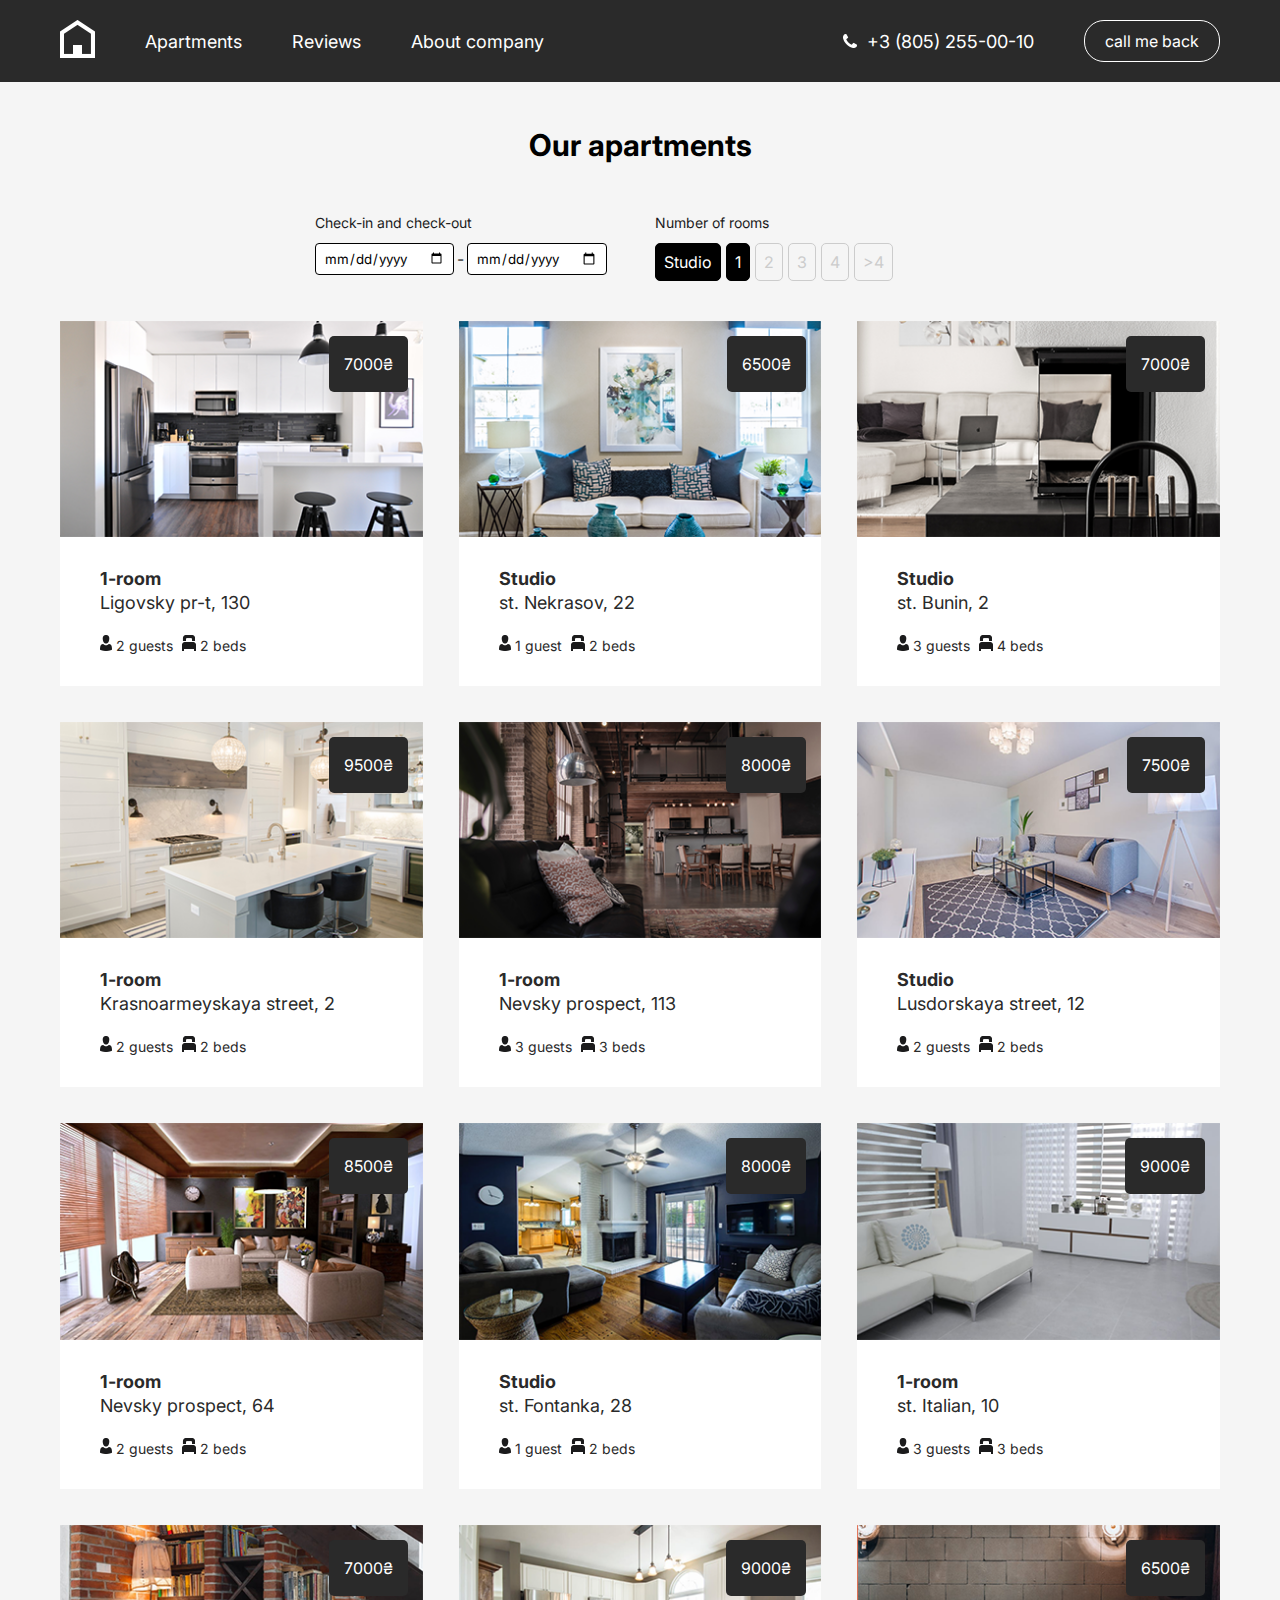
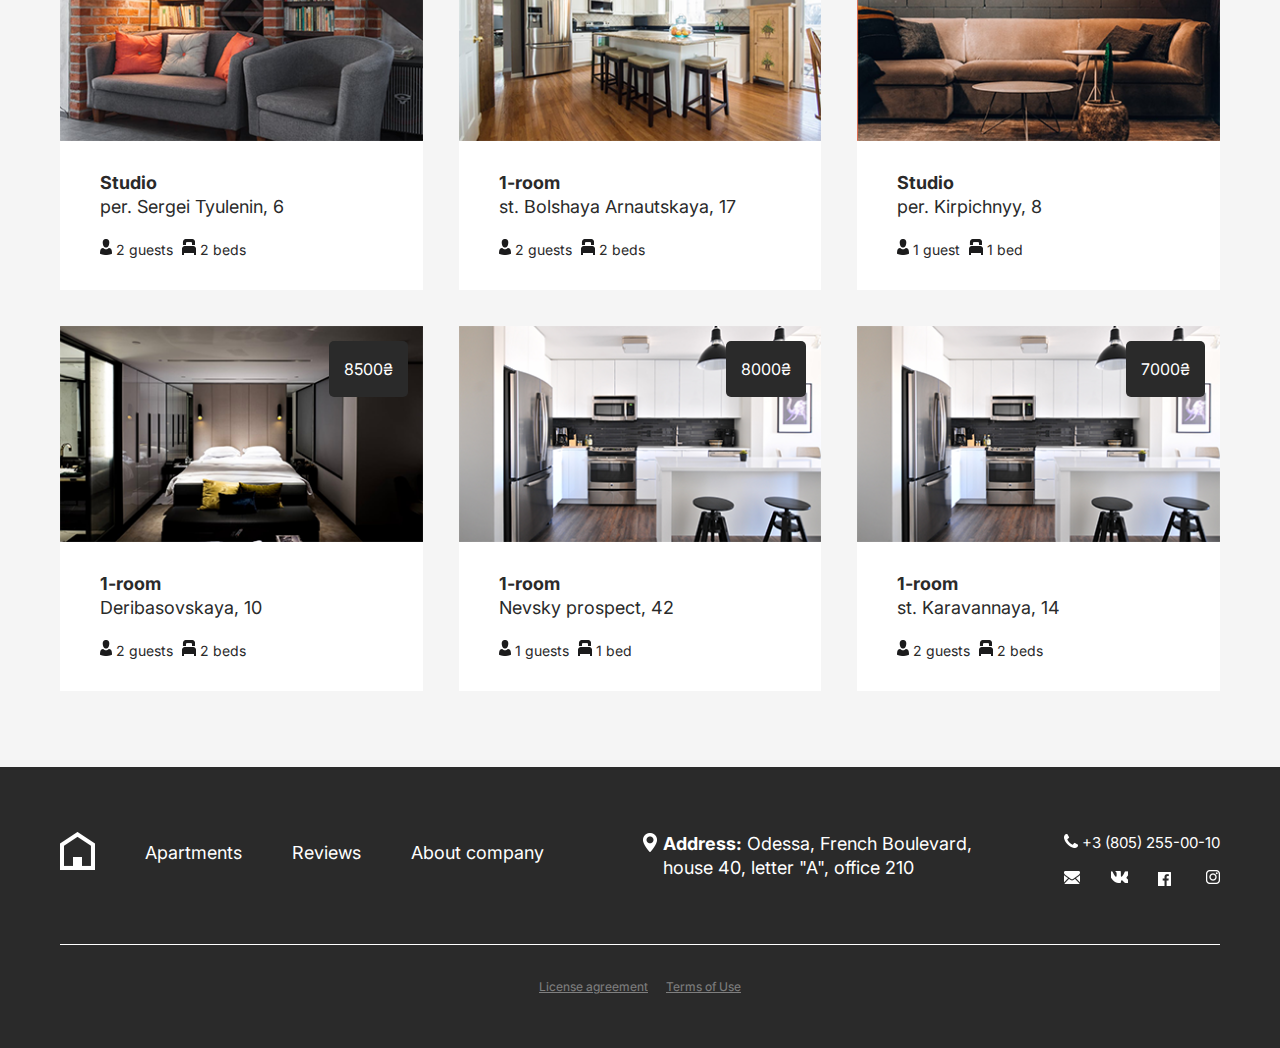
<file: realtor/apartments.html>
<!DOCTYPE html>
<html lang="en" xmlns="http://www.w3.org/1999/html">
    <head>
        <meta charset="utf-8">
        <meta http-equiv="X-UA-Compatible" content="IE=edge">
        <meta name="viewport" content="width=device-width, initial-scale=1.0">
        <title>apartments</title>
        <link href="css/style.css" rel="stylesheet">
        <link href="https://fonts.googleapis.com/css2?family=Inter&display=swap" rel="stylesheet">
    </head>
    <body>
        <div class="black">
            <div class="wrap">
                <div class="header">
                    <div class="nav">
                        <div class="logo">
                            <img src="pic/logo_8%20.png" alt="logo">
                        </div>
                        <a href="#" >Apartments</a>
                        <a href="#" >Reviews</a>
                        <a href="#" >About company</a>
                    </div>
                    <div class="phone">
                        <a class="number" href="tel:89052550010">
                            <img src="pic/icon_phone_16.png" alt="logo">
                            <span>+3 (805) 255-00-10</span>
                        </a>
                        <p class="call">call me back</p>
                    </div>
                </div>
            </div>
        </div>
        <!--  тут середина сайта -->
        <div id="apartments">
            <div class="wrap flats" >
                <h1>Our apartments </h1>
                <div class="filter">
                    <div class="check-in">
                        <p>Check-in and check-out </p>
                        <div class="date-in-out">
                            <input type="date" name="check-in" >
                            <span> - </span>
                            <input type="date" name="check-out" >
                        </div>
                    </div>
                    <div class="rooms">
                        <p>Number of rooms</p>
                        <div class="quantity">
                            <span class="active">Studio</span>
                            <span class="active">1</span>
                            <span>2</span>
                            <span>3</span>
                            <span>4</span>
                            <span>>4</span>
                        </div>
                    </div>
                </div>
                <div class="list">
                    <div class="item" >
                        <div class="img">
                            <img src="pic/apartment1.png" alt="apartment">
                        </div>
                        <div class="info">
                            <p class="type">1-room</p>
                            <p class="adr">Ligovsky pr-t, 130</p>
                            <div class="persson">
                                <span>
                                    <img src="pic/icon_guests.png" alt="persson">
                                   2 guests
                                </span>
                                <span>
                                    <img src="pic/icon_beds.png" alt="bed">
                                    2 beds
                                </span>
                            </div>
                        </div>
                        <p class="price">7000&#8372;</p>
                    </div>
                    <div class="item" >
                        <div class="img">
                            <img src="pic/apartment2.png" alt="apartment">
                        </div>
                        <div class="info">
                            <p class="type">Studio</p>
                            <p class="adr">st. Nekrasov, 22</p>
                            <div class="persson">
                                <span>
                                    <img src="pic/icon_guests.png" alt="persson">
                                    1 guest
                                </span>
                                <span>
                                    <img src="pic/icon_beds.png" alt="bed">
                                    2 beds
                                </span>
                            </div>
                        </div>
                        <p class="price">6500&#8372;</p>
                    </div>
                    <div class="item" >
                        <div class="img">
                            <img src="pic/apartment3.png" alt="apartment">
                        </div>
                        <div class="info">
                            <p class="type">Studio</p>
                            <p class="adr">st. Bunin, 2</p>
                            <div class="persson">
                                <span>
                                    <img src="pic/icon_guests.png" alt="persson">
                                    3 guests
                                </span>
                                <span>
                                    <img src="pic/icon_beds.png" alt="bed">
                                    4 beds
                                </span>
                            </div>
                        </div>
                        <p class="price">7000&#8372;</p>
                    </div>
                    <div class="item" >
                        <div class="img">
                            <img src="pic/apartment4.png" alt="apartment">
                        </div>
                        <div class="info">
                            <p class="type">1-room</p>
                            <p class="adr">Krasnoarmeyskaya street, 2</p>
                            <div class="persson">
                                <span>
                                    <img src="pic/icon_guests.png" alt="persson">
                                    2 guests
                                </span>
                                <span>
                                    <img src="pic/icon_beds.png" alt="bed">
                                    2 beds
                                </span>
                            </div>
                        </div>
                        <p class="price">9500&#8372;</p>
                    </div>
                    <div class="item" >
                        <div class="img">
                            <img src="pic/apartment5.png" alt="apartment">
                        </div>
                        <div class="info">
                            <p class="type">1-room</p>
                            <p class="adr">Nevsky prospect, 113</p>
                            <div class="persson">
                                <span>
                                    <img src="pic/icon_guests.png" alt="persson">
                                    3 guests
                                </span>
                                <span>
                                    <img src="pic/icon_beds.png" alt="bed">
                                    3 beds
                                </span>
                            </div>
                        </div>
                        <p class="price">8000&#8372;</p>
                    </div>
                    <div class="item" >
                        <div class="img">
                            <img src="pic/apartment6.png" alt="apartment">
                        </div>
                        <div class="info">
                            <p class="type">Studio</p>
                            <p class="adr">Lusdorskaya street, 12</p>
                            <div class="persson">
                                <span>
                                    <img src="pic/icon_guests.png" alt="persson">
                                    2 guests
                                </span>
                                <span>
                                    <img src="pic/icon_beds.png" alt="bed">
                                    2 beds
                                </span>
                            </div>
                        </div>
                        <p class="price">7500&#8372;</p>
                    </div>
                    <div class="item" >
                        <div class="img">
                            <img src="pic/apartment7.png" alt="apartment">
                        </div>
                        <div class="info">
                            <p class="type">1-room</p>
                            <p class="adr">Nevsky prospect, 64</p>
                            <div class="persson">
                                <span>
                                    <img src="pic/icon_guests.png" alt="persson">
                                    2 guests
                                </span>
                                <span>
                                    <img src="pic/icon_beds.png" alt="bed">
                                    2 beds
                                </span>
                            </div>
                        </div>
                        <p class="price">8500&#8372;</p>
                    </div>
                    <div class="item" >
                        <div class="img">
                            <img src="pic/apartment8.png" alt="apartment">
                        </div>
                        <div class="info">
                            <p class="type">Studio</p>
                            <p class="adr">st. Fontanka, 28</p>
                            <div class="persson">
                                <span>
                                    <img src="pic/icon_guests.png" alt="persson">
                                    1 guest
                                </span>
                                <span>
                                    <img src="pic/icon_beds.png" alt="bed">
                                    2 beds
                                </span>
                            </div>
                        </div>
                        <p class="price">8000&#8372;</p>
                    </div>
                    <div class="item" >
                        <div class="img">
                            <img src="pic/apartment9.png" alt="apartment">
                        </div>
                        <div class="info">
                            <p class="type">1-room</p>
                            <p class="adr">st. Italian, 10</p>
                            <div class="persson">
                                <span>
                                    <img src="pic/icon_guests.png" alt="persson">
                                    3 guests
                                </span>
                                <span>
                                    <img src="pic/icon_beds.png" alt="bed">
                                    3 beds
                                </span>
                            </div>
                        </div>
                        <p class="price">9000&#8372;</p>
                    </div>
                    <div class="item" >
                        <div class="img">
                            <img src="pic/apartment10.png" alt="квартира">
                        </div>
                        <div class="info">
                            <p class="type">Studio</p>
                            <p class="adr">per. Sergei Tyulenin, 6</p>
                            <div class="persson">
                                <span>
                                    <img src="pic/icon_guests.png" alt="persson">
                                    2 guests
                                </span>
                                <span>
                                    <img src="pic/icon_beds.png" alt="bed">
                                    2 beds
                                </span>
                            </div>
                        </div>
                        <p class="price">7000&#8372;</p>
                    </div>
                    <div class="item" >
                        <div class="img">
                            <img src="pic/apartment11.png" alt="apartment">
                        </div>
                        <div class="info">
                            <p class="type">1-room</p>
                            <p class="adr">st. Bolshaya Arnautskaya, 17</p>
                            <div class="persson">
                                <span>
                                    <img src="pic/icon_guests.png" alt="persson">
                                    2 guests
                                </span>
                                <span>
                                    <img src="pic/icon_beds.png" alt="bed">
                                    2 beds
                                </span>
                            </div>
                        </div>
                        <p class="price">9000&#8372;</p>
                    </div>
                    <div class="item" >
                        <div class="img">
                            <img src="pic/apartment12.png" alt="apartment">
                        </div>
                        <div class="info">
                            <p class="type">Studio</p>
                            <p class="adr">per. Kirpichnyy, 8</p>
                            <div class="persson">
                                <span>
                                    <img src="pic/icon_guests.png" alt="persson">
                                    1 guest
                                </span>
                                <span>
                                    <img src="pic/icon_beds.png" alt="bed">
                                    1 bed
                                </span>
                            </div>
                        </div>
                        <p class="price">6500&#8372;</p>
                    </div>
                    <div class="item" >
                        <div class="img">
                            <img src="pic/apartment13.png" alt="apartment">
                        </div>
                        <div class="info">
                            <p class="type">1-room</p>
                            <p class="adr">Deribasovskaya, 10</p>
                            <div class="persson">
                                <span>
                                    <img src="pic/icon_guests.png" alt="persson">
                                    2 guests
                                </span>
                                <span>
                                    <img src="pic/icon_beds.png" alt="bed">
                                    2 beds
                                </span>
                            </div>
                        </div>
                        <p class="price">8500&#8372;</p>
                    </div>
                    <div class="item" >
                        <div class="img">
                            <img src="pic/apartment1.png" alt="квартира">
                        </div>
                        <div class="info">
                            <p class="type">1-room</p>
                            <p class="adr">Nevsky prospect, 42</p>
                            <div class="persson">
                                <span>
                                    <img src="pic/icon_guests.png" alt="persson">
                                    1 guests
                                </span>
                                <span>
                                    <img src="pic/icon_beds.png" alt="bed">
                                    1 bed
                                </span>
                            </div>
                        </div>
                        <p class="price">8000&#8372;</p>
                    </div>
                    <div class="item" >
                        <div class="img">
                            <img src="pic/apartment1.png" alt="квартира">
                        </div>
                        <div class="info">
                            <p class="type">1-room</p>
                            <p class="adr">st. Karavannaya, 14</p>
                            <div class="persson">
                                <span>
                                    <img src="pic/icon_guests.png" alt="persson">
                                    2 guests
                                </span>
                                <span>
                                    <img src="pic/icon_beds.png" alt="bed">
                                    2 beds
                                </span>
                            </div>
                        </div>
                        <p class="price">7000&#8372;</p>
                    </div>
                </div>
            </div>
         </div>
        <!-- footer -->
        <div class="black">
            <div class="wrap">
                <div class="footer">
                    <div class="info">
                        <div class="nav">
                            <div class="logo">
                                <img src="pic/logo_8%20.png" alt="logo">
                            </div>
                            <a href="#" >Apartments</a>
                            <a href="#" >Reviews</a>
                            <a href="#" >About company</a>
                        </div>
                        <div class="contact">
                            <div class="address">
                                <span class="img"></span>
                                <p><b>Address:</b> Odessa, French Boulevard,</br>
                                    house 40, letter "A", office 210</p>
                            </div>
                            <div class="social">
                                <div class="phone">
                                    <a class="number" href="tel:89052550010">
                                        <img src="pic/icon_phone_16.png" alt="logo">
                                        <span>+3 (805) 255-00-10</span>
                                    </a>
                                </div>
                                <div class="url">
                                    <a href="#" class="email"></a>
                                    <a href="#" class="vk"></a>
                                    <a href="#" class="fb"></a>
                                    <a href="#" class="insta"></a>
                                </div>
                            </div>
                        </div>
                    </div>
                    <div class="rules">
                        <a href="#">License agreement</a>
                        <a href="#">Terms of Use</a>
                    </div>
                </div>
            </div>
        </div>
    </body>
</html>
</file>
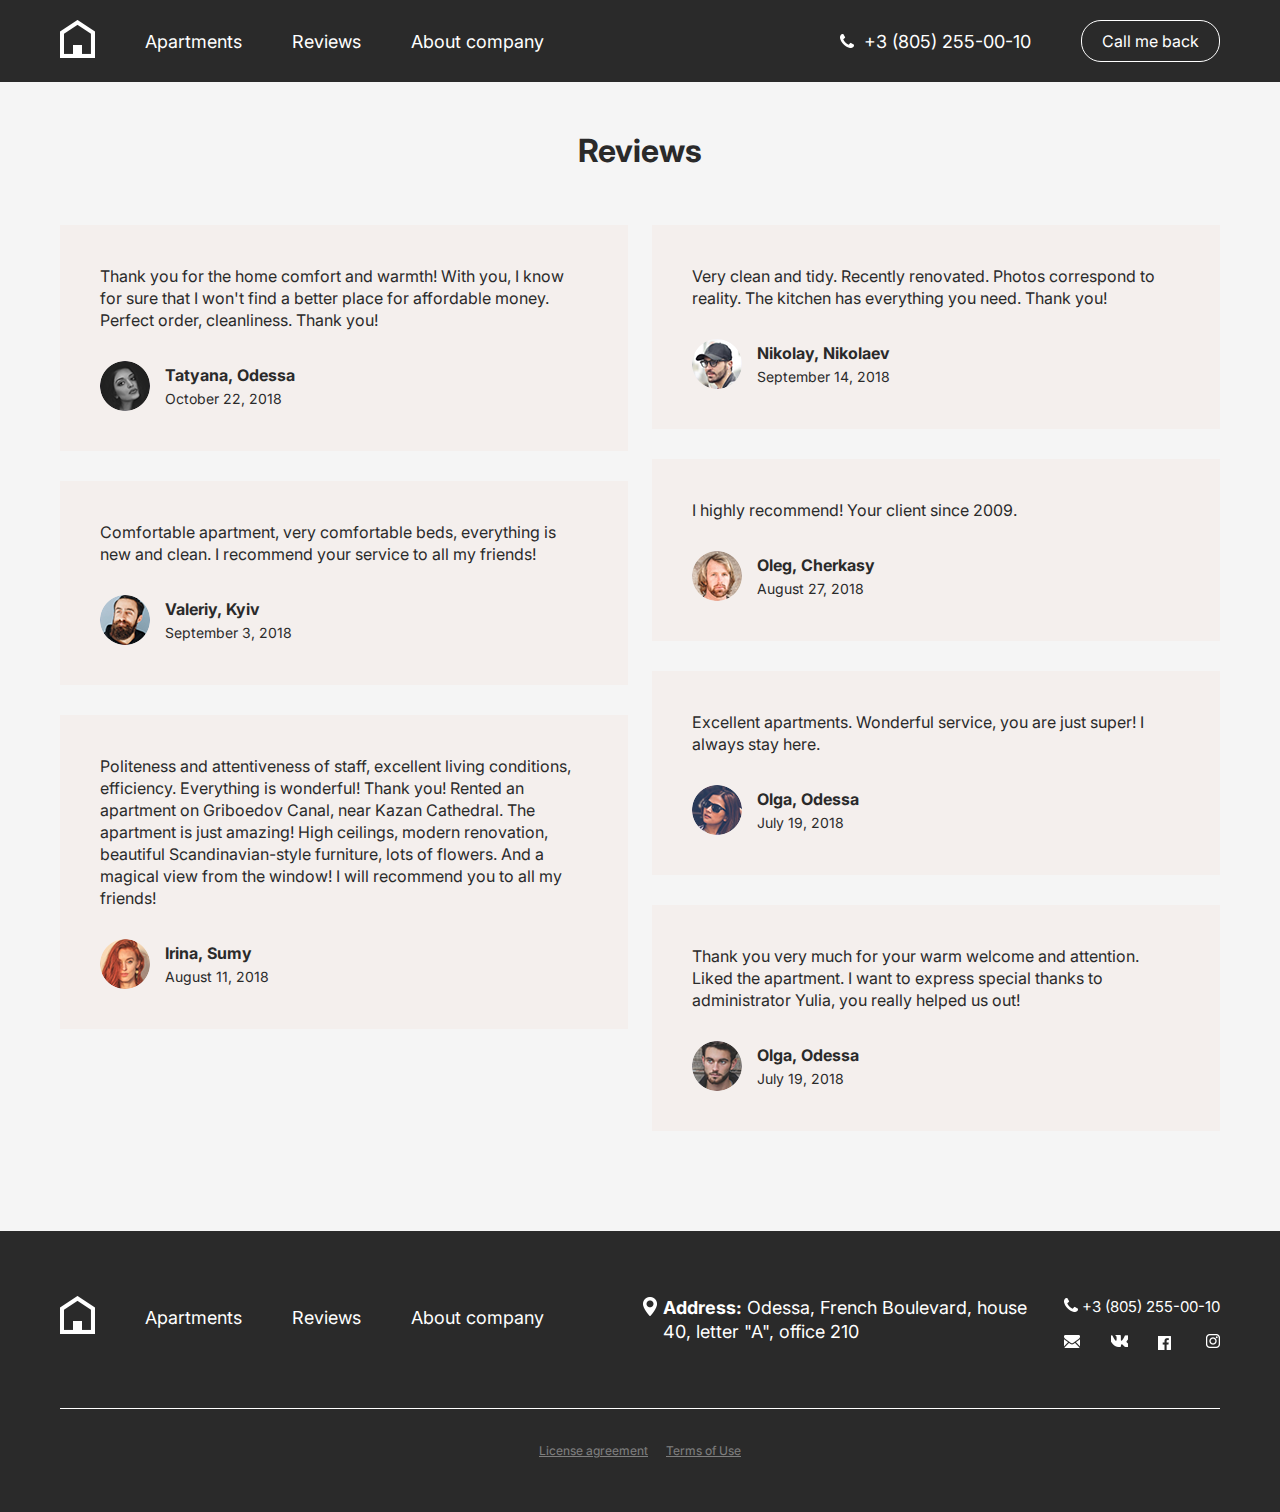
<file: realtor/comments.html>
<!DOCTYPE html>
<html lang="ru" xmlns="http://www.w3.org/1999/html">
<head>
    <meta charset="utf-8">
    <meta http-equiv="X-UA-Compatible" content="IE=edge">
    <meta name="viewport" content="width=device-width, initial-scale=1.0">
    <title>Reviews</title>
    <link href="css/style.css" rel="stylesheet">
    <link href="https://fonts.googleapis.com/css2?family=Inter&display=swap" rel="stylesheet">
</head>
<body>
<div class="black">
    <div class="wrap">
        <div class="header">
            <div class="nav">
                <div class="logo">
                    <img src="pic/logo_8%20.png" alt="logo">
                </div>
                <a href="#">Apartments</a>
                <a href="#">Reviews</a>
                <a href="#">About company</a>
            </div>
            <div class="phone">
                <a class="number" href="tel:+38052550010">
                    <img src="pic/icon_phone_16.png" alt="logo">
                    <span>+3 (805) 255-00-10</span>
                </a>
                <p class="call">Call me back</p>
            </div>
        </div>
    </div>
</div>
<!-- Content section -->
<div id="comments">
    <div class="wrap">
        <h1>Reviews</h1>
        <div class="list">
            <div class="left">
                <div class="post">
                    <p class="comment">
                        Thank you for the home comfort and warmth! With you, I know for sure that I won't find a better place for affordable money. Perfect order, cleanliness. Thank you!
                    </p>
                    <div class="author">
                        <img src="pic/foto1.png" alt="photo">
                        <div>
                            <p class="name-city">
                                Tatyana, Odessa
                            </p>
                            <p class="date">
                                October 22, 2018
                            </p>
                        </div>
                    </div>
                </div>
                <div class="post">
                    <p class="comment">
                        Comfortable apartment, very comfortable beds, everything is new and clean. I recommend your service to all my friends!
                    </p>
                    <div class="author">
                        <img src="pic/foto6.png" alt="photo">
                        <div>
                            <p class="name-city">
                                Valeriy, Kyiv
                            </p>
                            <p class="date">
                                September 3, 2018
                            </p>
                        </div>
                    </div>
                </div>
                <div class="post">
                    <p class="comment">
                        Politeness and attentiveness of staff, excellent living conditions, efficiency. Everything is wonderful! Thank you!
                        Rented an apartment on Griboedov Canal, near Kazan Cathedral. The apartment is just amazing! High ceilings, modern renovation, beautiful Scandinavian-style furniture, lots of flowers. And a magical view from the window!
                        I will recommend you to all my friends!
                    </p>
                    <div class="author">
                        <img src="pic/foto7.png" alt="photo">
                        <div>
                            <p class="name-city">
                                Irina, Sumy
                            </p>
                            <p class="date">
                                August 11, 2018
                            </p>
                        </div>
                    </div>
                </div>
            </div>
            <div class="right">
                <div class="post">
                    <p class="comment">
                        Very clean and tidy. Recently renovated. Photos correspond to reality. The kitchen has everything you need. Thank you!
                    </p>
                    <div class="author">
                        <img src="pic/foto2.png" alt="photo">
                        <div>
                            <p class="name-city">
                                Nikolay, Nikolaev
                            </p>
                            <p class="date">
                                September 14, 2018
                            </p>
                        </div>
                    </div>
                </div>
                <div class="post">
                    <p class="comment">
                        I highly recommend! Your client since 2009.
                    </p>
                    <div class="author">
                        <img src="pic/foto3.png" alt="photo">
                        <div>
                            <p class="name-city">
                                Oleg, Cherkasy
                            </p>
                            <p class="date">
                                August 27, 2018
                            </p>
                        </div>
                    </div>
                </div>
                <div class="post">
                    <p class="comment">
                        Excellent apartments. Wonderful service, you are just super! I always stay here.
                    </p>
                    <div class="author">
                        <img src="pic/foto4.png" alt="photo">
                        <div>
                            <p class="name-city">
                                Olga, Odessa
                            </p>
                            <p class="date">
                                July 19, 2018
                            </p>
                        </div>
                    </div>
                </div>
                <div class="post">
                    <p class="comment">
                        Thank you very much for your warm welcome and attention.
                        Liked the apartment. I want to express special thanks to administrator Yulia, you really helped us out!
                    </p>
                    <div class="author">
                        <img src="pic/foto5.png" alt="photo">
                        <div>
                            <p class="name-city">
                                Olga, Odessa
                            </p>
                            <p class="date">
                                July 19, 2018
                            </p>
                        </div>
                    </div>
                </div>
            </div>
        </div>
    </div>
</div>
<!-- Footer section -->
<div class="black">
    <div class="wrap">
        <div class="footer">
            <div class="info">
                <div class="nav">
                    <div class="logo">
                        <img src="pic/logo_8%20.png" alt="logo">
                    </div>
                    <a href="#">Apartments</a>
                    <a href="#">Reviews</a>
                    <a href="#">About company</a>
                </div>
                <div class="contact">
                    <div class="address">
                        <span class="img"></span>
                        <p><b>Address:</b> Odessa, French Boulevard, house 40, letter "A", office 210</p>
                    </div>
                    <div class="social">
                        <div class="phone">
                            <a class="number" href="tel:+38052550010">
                                <img src="pic/icon_phone_16.png" alt="logo">
                                <span>+3 (805) 255-00-10</span>
                            </a>
                        </div>
                        <div class="url">
                            <a href="#" class="email"></a>
                            <a href="#" class="vk"></a>
                            <a href="#" class="fb"></a>
                            <a href="#" class="insta"></a>
                        </div>
                    </div>
                </div>
            </div>
            <div class="rules">
                <a href="#">License agreement</a>
                <a href="#">Terms of Use</a>
            </div>
        </div>
    </div>
</div>
</body>
</html>
</file>
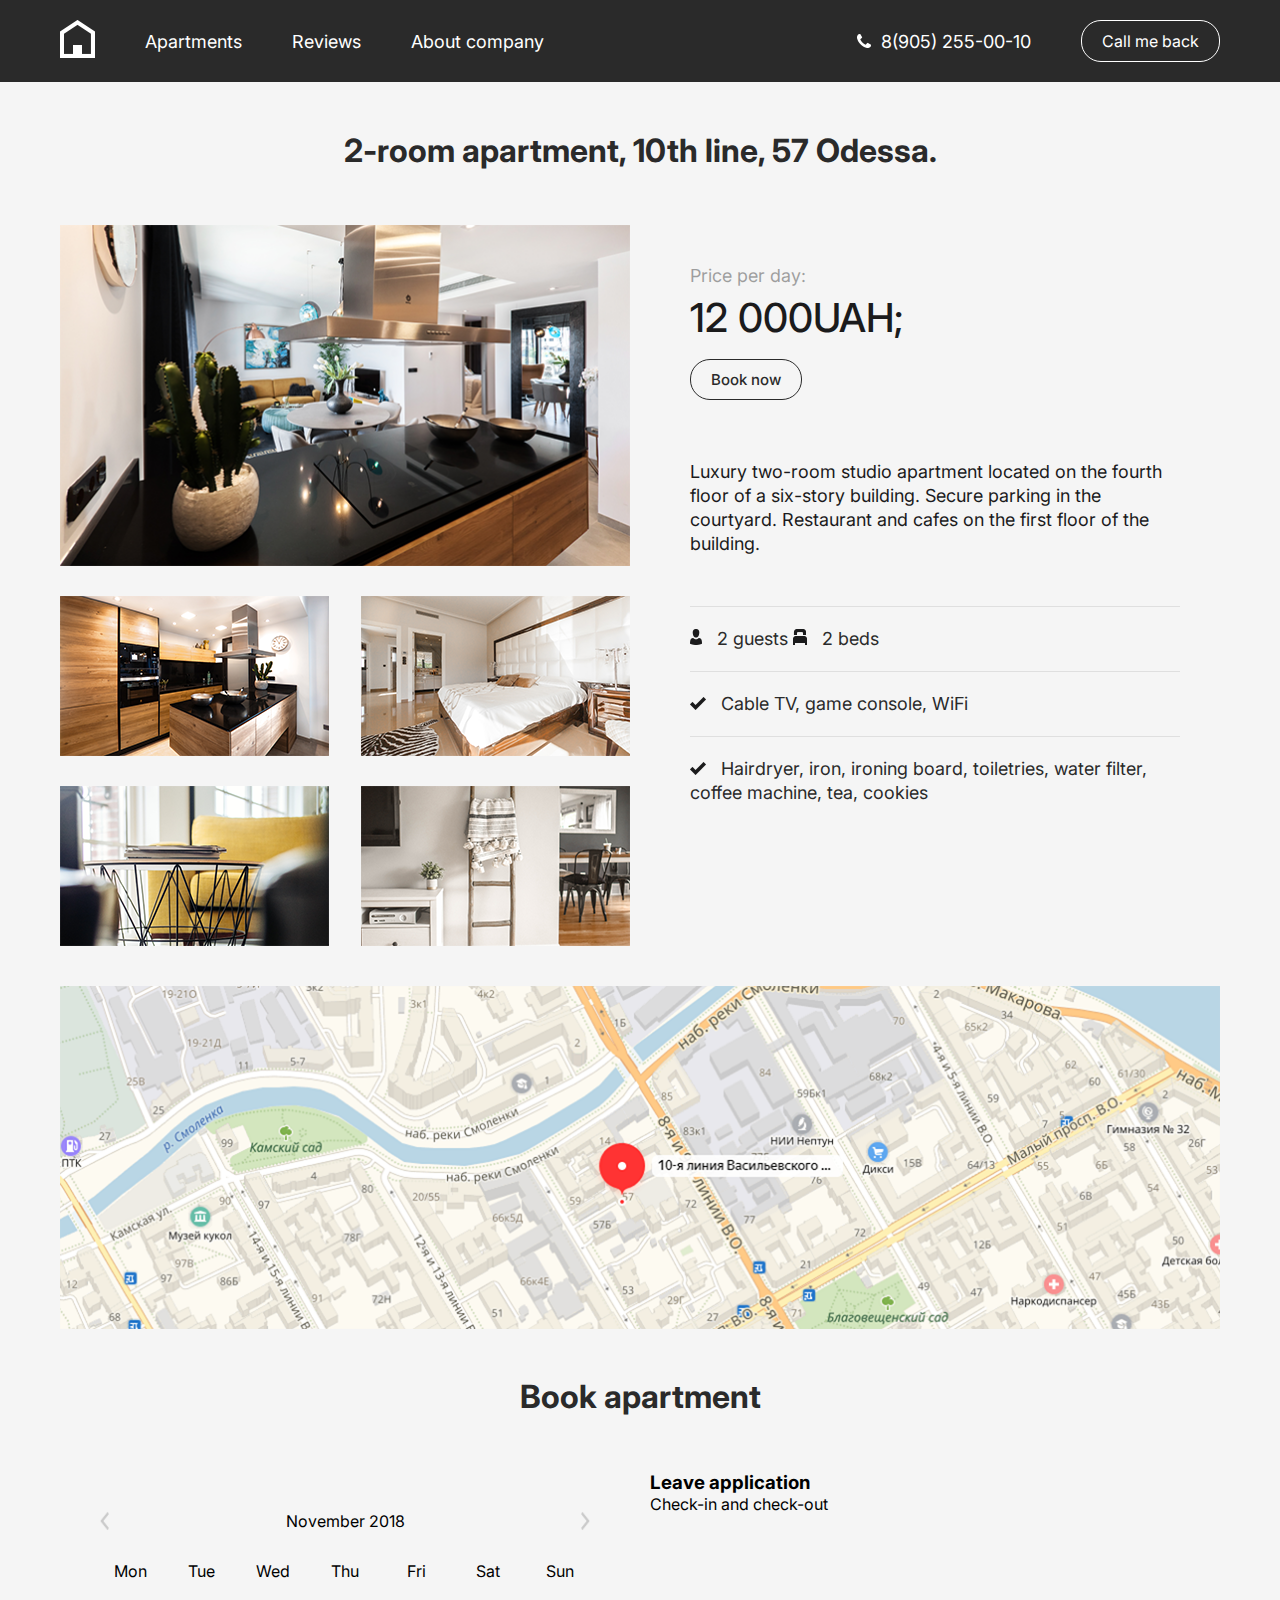
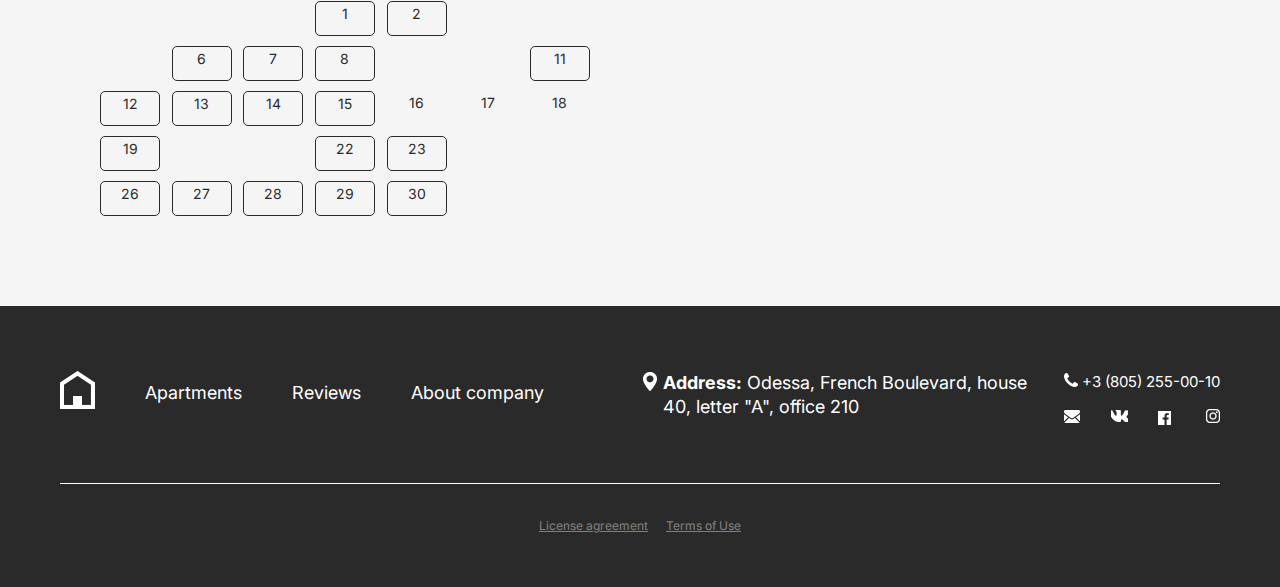
<file: realtor/form.html>
<!DOCTYPE html>
<html lang="en">
<head>
    <meta charset="UTF-8">
    <meta http-equiv="X-UA-Compatible" content="IE=edge">
    <meta name="viewport" content="width=device-width, initial-scale=1.0">
    <title>reserve</title>
    <link href="css/style.css" rel="stylesheet">
    <link href="https://fonts.googleapis.com/css2?family=Inter&display=swap" rel="stylesheet">
</head>
<body>
<div class="black">
    <div class="wrap">
        <div class="header">
            <div class="nav">
                <div class="logo">
                    <img src="pic/logo_8%20.png" alt="logo">
                </div>
                <a href="#" >Apartments</a>
                <a href="#" >Reviews</a>
                <a href="#" >About company</a>
            </div>
            <div class="phone">
                <a class="number" href="tel:89052550010">
                    <img src="pic/icon_phone_16.png" alt="logo">
                    <span>8(905) 255-00-10</span>
                </a>
                <p class="call">Call me back</p>
            </div>
        </div>
    </div>
</div>
<!-- Content section -->
<div id="form">
    <div class="wrap" >
        <h1>2-room apartment, 10th line, 57 Odessa.</h1>
        <div class="apartment-view">
            <div class="picture">
                <img class="big" src="pic/apr1.png" alt="apartment">
                <img src="pic/apr2.png" alt="apartment">
                <img src="pic/apr3.png" alt="apartment">
                <img src="pic/apr4.png" alt="apartment">
                <img src="pic/apr5.png" alt="apartment">
            </div>
            <div class="details">
                <p class="price">Price per day:</p>
                <h2>12 000UAH;</h2>
                <div class="block-button">
                    <p class="button">Book now</p>
                </div>
                <div class="article">
                    <p class="about">Luxury two-room studio apartment located on the fourth floor of a six-story building. Secure parking in the courtyard. Restaurant and cafes on the first floor of the building.</p>
                </div>
                <div class="article">
                    <span>
                        <img src="pic/icon_guests.png" alt="guests">
                        2 guests
                    </span>
                    <span>
                        <img src="pic/icon_beds.png" alt="beds">
                        2 beds
                    </span>
                </div>
                <div class="article">
                    <span>
                        <img src="pic/check.png" alt="check">
                        Cable TV, game console, WiFi
                    </span>
                </div>
                <div class="article">
                    <span>
                        <img src="pic/check.png" alt="check">
                        Hairdryer, iron, ironing board, toiletries, water filter, coffee machine, tea, cookies
                    </span>
                </div>
            </div>
        </div>
        <div class="map">
            <img src="pic/map1.png" alt="map">
        </div>
        <div class="reservation">
            <h2>Book apartment</h2>
            <div class="booking">
                <div class="calendar">
                    <div class="month">
                        <img src="pic/arrow_left.png" alt="map">
                        <p>November 2018</p>
                        <img src="pic/arrow_right.png" alt="map">
                    </div>
                    <div class="day">
                        <p>Mon</p>
                        <p>Tue</p>
                        <p>Wed</p>
                        <p>Thu</p>
                        <p>Fri</p>
                        <p>Sat</p>
                        <p>Sun</p>
                    </div>
                    <div class="week">
                        <p> </p>
                        <p> </p>
                        <p> </p>
                        <p class="active">1</p>
                        <p class="active">2</p>
                        <p> </p>
                        <p> </p>
                    </div>
                    <div class="week">
                        <p> </p>
                        <p class="active">6</p>
                        <p class="active">7</p>
                        <p class="active">8</p>
                        <p> </p>
                        <p> </p>
                        <p class="active">11</p>
                    </div>
                    <div class="week">
                        <p class="active">12</p>
                        <p class="active">13</p>
                        <p class="active">14</p>
                        <p class="active">15</p>
                        <p class="select">16</p>
                        <p class="select">17</p>
                        <p class="select">18</p>
                    </div>
                    <div class="week">
                        <p class="active">19</p>
                        <p> </p>
                        <p> </p>
                        <p class="active">22</p>
                        <p class="active">23 </p>
                        <p> </p>
                        <p> </p>
                    </div>
                    <div class="week">
                        <p class="active">26</p>
                        <p class="active">27</p>
                        <p class="active">28</p>
                        <p class="active">29</p>
                        <p class="active">30</p>
                        <p> </p>
                        <p> </p>
                    </div>
                </div>
                <div class="massage">
                    <h3>Leave application</h3>
                    <p>Check-in and check-out</p>
                </div>
            </div>
        </div>
    </div>
</div>
<!-- Footer section -->
<div class="black">
    <div class="wrap">
        <div class="footer">
            <div class="info">
                <div class="nav">
                    <div class="logo">
                        <img src="pic/logo_8%20.png" alt="logo">
                    </div>
                    <a href="#">Apartments</a>
                    <a href="#">Reviews</a>
                    <a href="#">About company</a>
                </div>
                <div class="contact">
                    <div class="address">
                        <span class="img"></span>
                        <p><b>Address:</b> Odessa, French Boulevard, house 40, letter "A", office 210</p>
                    </div>
                    <div class="social">
                        <div class="phone">
                            <a class="number" href="tel:+38052550010">
                                <img src="pic/icon_phone_16.png" alt="logo">
                                <span>+3 (805) 255-00-10</span>
                            </a>
                        </div>
                        <div class="url">
                            <a href="#" class="email"></a>
                            <a href="#" class="vk"></a>
                            <a href="#" class="fb"></a>
                            <a href="#" class="insta"></a>
                        </div>
                    </div>
                </div>
            </div>
            <div class="rules">
                <a href="#">License agreement</a>
                <a href="#">Terms of Use</a>
            </div>
        </div>
    </div>
</div>
</body>
</html>
</file>
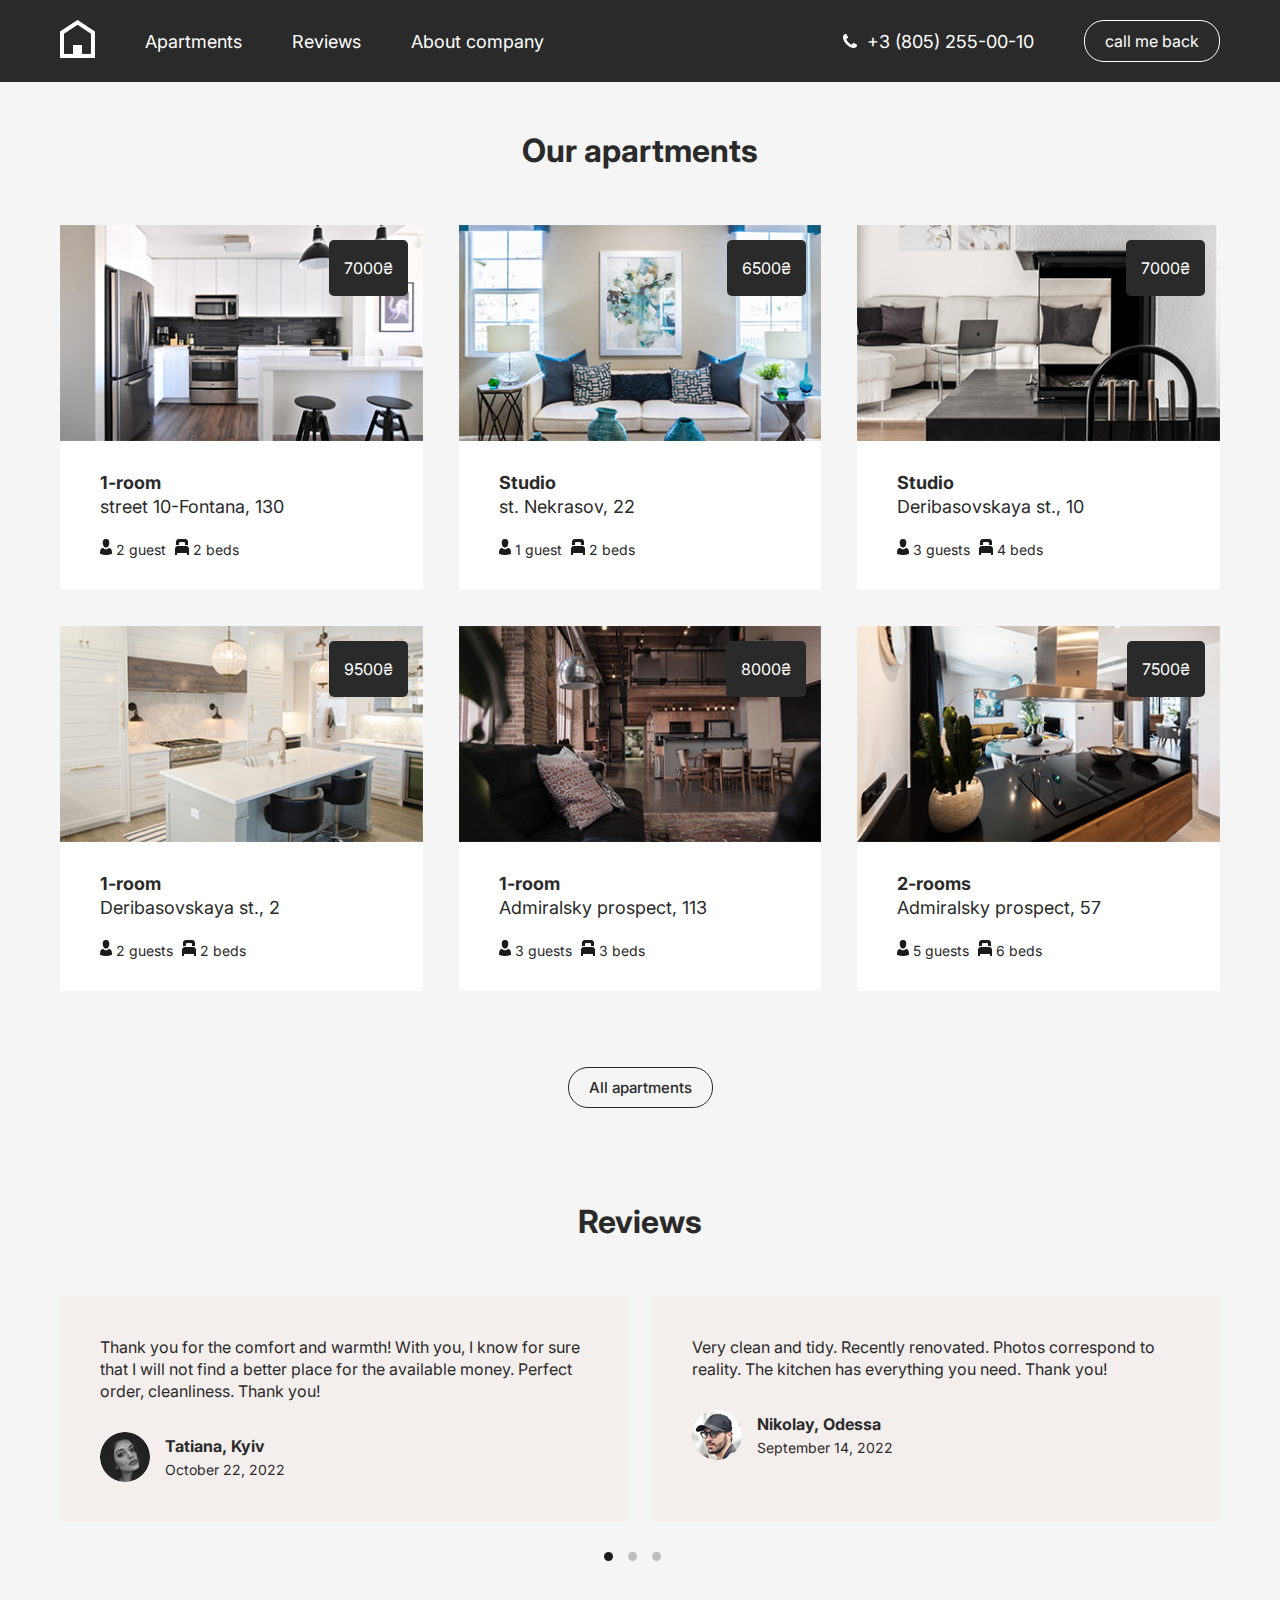
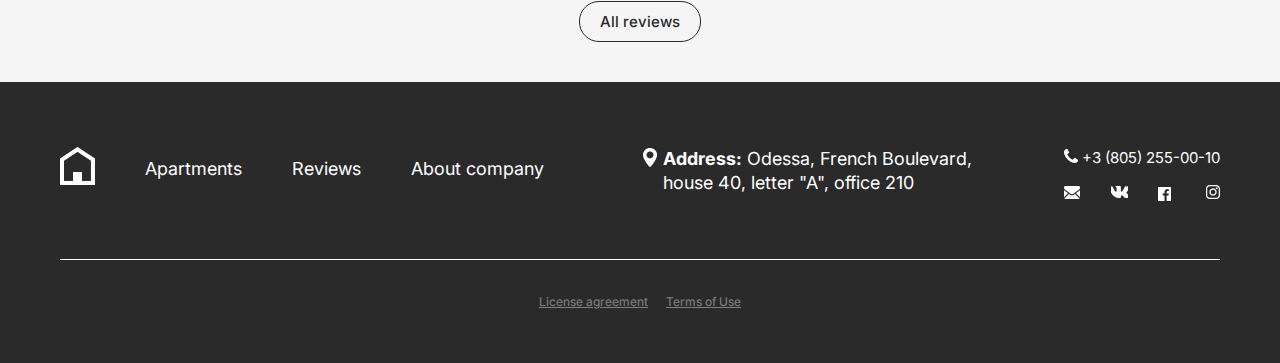
<file: realtor/homepage.html>
<!DOCTYPE html>
<html lang="ru" xmlns="http://www.w3.org/1999/html">
    <head>
        <meta charset="utf-8">
        <meta http-equiv="X-UA-Compatible" content="IE=edge">
        <meta name="viewport" content="width=device-width, initial-scale=1.0">
        <title>Homepage</title>
        <link href="css/style.css" rel="stylesheet">
        <link href="https://fonts.googleapis.com/css2?family=Inter&display=swap" rel="stylesheet">
    </head>
    <body>
        <div class="black">
            <div class="wrap">
                <div class="header">
                    <div class="nav">
                        <div class="logo">
                            <img src="pic/logo_8%20.png" alt="logo">
                        </div>
                        <a href="#" >Apartments</a>
                        <a href="#" >Reviews</a>
                        <a href="#" >About company</a>
                    </div>
                    <div class="phone">
                        <a class="number" href="tel:89052550010">
                            <img src="pic/icon_phone_16.png" alt="logo">
                            <span>+3 (805) 255-00-10</span>
                        </a>
                        <p class="call">call me back</p>
                    </div>
                </div>
            </div>
        </div>
        <div id="our-apartments" class="wrap">
            <h1>Our apartments</h1>
            <div id="apartments">
                <div class="flats">
                    <div class="list">
                        <div class="item" >
                            <div class="img">
                                <img src="pic/apartment1.png" alt="apartment">
                            </div>
                            <div class="info">
                                <p class="type">1-room</p>
                                <p class="adr">street 10-Fontana, 130</p>
                                <div class="persson">
                                    <span>
                                        <img src="pic/icon_guests.png" alt="persson">
                                        2 guest
                                    </span>
                                    <span>
                                        <img src="pic/icon_beds.png" alt="bed">
                                        2 beds
                                    </span>
                                </div>
                            </div>
                            <p class="price">7000&#8372;</p>
                        </div>
                        <div class="item" >
                            <div class="img">
                                <img src="pic/apartment2.png" alt="apartment">
                            </div>
                            <div class="info">
                                <p class="type">Studio</p>
                                <p class="adr">st. Nekrasov, 22</p>
                                <div class="persson">
                                    <span>
                                        <img src="pic/icon_guests.png" alt="persson">
                                        1 guest
                                    </span>
                                    <span>
                                        <img src="pic/icon_beds.png" alt="bed">
                                        2 beds
                                    </span>
                                </div>
                            </div>
                            <p class="price">6500&#8372;</p>
                        </div>
                        <div class="item" >
                            <div class="img">
                                <img src="pic/apartment3.png" alt="apartment">
                            </div>
                            <div class="info">
                                <p class="type">Studio</p>
                                <p class="adr">Deribasovskaya st., 10</p>
                                <div class="persson">
                                    <span>
                                        <img src="pic/icon_guests.png" alt="persson">
                                        3 guests
                                    </span>
                                    <span>
                                        <img src="pic/icon_beds.png" alt="bed">
                                        4 beds
                                    </span>
                                </div>
                            </div>
                            <p class="price">7000&#8372;</p>
                        </div>
                        <div class="item" >
                            <div class="img">
                                <img src="pic/apartment4.png" alt="apartment">
                            </div>
                            <div class="info">
                                <p class="type">1-room</p>
                                <p class="adr">Deribasovskaya st., 2</p>
                                <div class="persson">
                                    <span>
                                        <img src="pic/icon_guests.png" alt="persson">
                                        2 guests
                                    </span>
                                    <span>
                                        <img src="pic/icon_beds.png" alt="bed">
                                        2 beds
                                    </span>
                                </div>
                            </div>
                            <p class="price">9500&#8372;</p>
                        </div>
                        <div class="item" >
                            <div class="img">
                                <img src="pic/apartment5.png" alt="apartment">
                            </div>
                            <div class="info">
                                <p class="type">1-room</p>
                                <p class="adr">Admiralsky prospect, 113</p>
                                <div class="persson">
                                    <span>
                                        <img src="pic/icon_guests.png" alt="persson">
                                        3 guests
                                    </span>
                                    <span>
                                        <img src="pic/icon_beds.png" alt="bed">
                                        3 beds
                                    </span>
                                </div>
                            </div>
                            <p class="price">8000&#8372;</p>
                        </div>
                        <div class="item" >
                            <div class="img">
                                <img src="pic/apartment16.png" alt="apartment">
                            </div>
                            <div class="info">
                                <p class="type">2-rooms</p>
                                <p class="adr">Admiralsky prospect, 57</p>
                                <div class="persson">
                                    <span>
                                        <img src="pic/icon_guests.png" alt="persson">
                                        5 guests
                                    </span>
                                    <span>
                                        <img src="pic/icon_beds.png" alt="bed">
                                        6 beds
                                    </span>
                                </div>
                            </div>
                            <p class="price">7500&#8372;</p>
                        </div>
                    </div>
                 </div>
            </div>
            <div class="outside-button">
                <p class="button">All apartments</p>
            </div>
            <h2>Reviews</h2>
            <div id="comments"class="com">
                <div class="list" >
                    <div class="post">
                                <p class="comment">
                                    Thank you for the comfort and warmth! With you, I know for sure that I will not find a better place for the available
                                    money. Perfect order, cleanliness. Thank you!
                                </p>
                                <div class="author">
                                    <img src="pic/foto1.png" alt="фото">
                                    <div>
                                        <p class="name-city">
                                            Tatiana, Kyiv
                                        </p>
                                        <p class="date">
                                            October 22, 2022
                                        </p>
                                    </div>
                                </div>
                    </div>
                    <div class="post">
                        <p class="comment">
                            Very clean and tidy. Recently renovated. Photos correspond to reality. The kitchen has everything you need. Thank you!
                        </p>
                        <div class="author">
                            <img src="pic/foto2.png" alt="фото">
                            <div>
                                <p class="name-city">
                                    Nikolay, Odessa
                                </p>
                                <p class="date">
                                    September 14, 2022
                                </p>
                            </div>
                        </div>
                    </div>
                </div>
            </div>
            <div class="point">
                <p></p>
                <p></p>
                <p></p>
            </div>
            <div class="outside-button">
                <p class="button">All reviews</p>
            </div>
        </div>
        <!-- подвал -->
        <div class="black">
            <div class="wrap">
                <div class="footer">
                    <div class="info">
                        <div class="nav">
                            <div class="logo">
                                <img src="pic/logo_8%20.png" alt="logo">
                            </div>
                            <a href="#" >Apartments</a>
                            <a href="#" >Reviews</a>
                            <a href="#" >About company</a>
                        </div>
                        <div class="contact">
                            <div class="address">
                                <span class="img"></span>
                                <p><b>Address:</b> Odessa, French Boulevard,</br>
                                    house 40, letter "A", office 210</p>
                            </div>
                            <div class="social">
                                <div class="phone">
                                    <a class="number" href="tel:89052550010">
                                        <img src="pic/icon_phone_16.png" alt="logo">
                                        <span>+3 (805) 255-00-10</span>
                                    </a>
                                </div>
                                <div class="url">
                                    <a href="#" class="email"></a>
                                    <a href="#" class="vk"></a>
                                    <a href="#" class="fb"></a>
                                    <a href="#" class="insta"></a>
                                </div>
                            </div>
                        </div>
                    </div>
                    <div class="rules">
                        <a href="#">License agreement</a>
                        <a href="#">Terms of Use</a>
                    </div>
                </div>
            </div>
        </div>
    </body>
</html>
</file>
<file: landing1/css/style.css>
/* desktop version */
@media (min-width: 768px) {
	body {
		background: radial-gradient(50% 50% at 50% 50%, rgba(26, 21, 21, 0) 0%, rgba(1, 1, 1, 0.16) 100%), #FFFFFF;
		mix-blend-mode: normal;
	}

	/* h2 - heading */
	h2 {
		display: inline-block; /* Makes the element block-level for content only */
		font-family: 'Montserrat', sans-serif; /* Sets Montserrat font with fallback to sans-serif */
		font-style: normal; /* Sets the font style to normal */
		font-weight: 700; /* Sets font weight to 700 */
		font-size: 30px; /* Sets font size to 30 pixels */
		line-height: 38px; /* Sets line height to 38 pixels */
		letter-spacing: 0.35538em; /* Sets letter spacing to 0.35538em */
		color: #000000; /* Sets text color to black */
		box-sizing: border-box; /* Sets the box-sizing model to include padding and borders in element's size */
		border: 8px solid #000000; /* Sets a black border with a thickness of 8 pixels */
		padding: 40px 75px; /* Sets padding: 40 pixels on top and bottom, 75 pixels on the sides */
	}

	/* Button */
	.button-style {
		display: inline-block; /* Makes the element block-level with the ability to set margins and width */
		padding: 10px 20px; /* Internal padding of the button: 10 pixels on top and bottom, 20 pixels on the sides */
		text-decoration: none; /* Removes text underline */
		font-family: 'Montserrat', sans-serif; /* Sets Montserrat font with fallback to sans-serif */
		font-style: normal; /* Sets the font style to normal */
		font-weight: 600; /* Sets font weight to 600 */
		font-size: 15px; /* Sets font size to 15 pixels */
		line-height: 18px; /* Sets line height to 18 pixels */
		color: #000000; /* Sets text color to black */
		border-right: 2px solid #000000; /* Sets the right border to a thickness of 2 pixels in black */
		border-left: 2px solid #000000; /* Sets the left border to a thickness of 2 pixels in black */
	}

	/* For the header */
	header {
		display: flex; /* Sets the element as a flex container for using flexbox */
		justify-content: flex-end; /* Aligns content to the right end */
		align-items: center; /* Aligns content center vertically */
		width: 100%; /* Sets the width of the element to 100% */
		height: 66px; /* Sets the height of the element to 66 pixels */
		background-color: #0B0B0B; /* Sets the background color of the element */
		position: fixed; /* Fixes the element on the screen */
		top: 0; /* Positions the element at the top of the screen */
		left: 0; /* Positions the element at the left edge of the screen */
		z-index: 1000; /* Change z-index if necessary for correct layering */
	}

	header .mob-see,
	header .menu-toggle-label {
		display: none; /* Hides elements .mob-see and .menu-toggle-label inside <header> */
	}

	header .menu-flyout {
		display: flex; /* Sets the element as a flex container for using flexbox */
		justify-content: flex-end; /* Aligns content to the right end */
		align-items: center; /* Centers content vertically */
	}

	header .menu-main {
		margin-right: 70px; /* Right margin of 70 pixels */
		font-family: 'Montserrat', sans-serif; /* Montserrat font */
		font-style: normal; /* Normal style */
		font-weight: 700; /* Bold */
		font-size: 15px; /* Font size 15 pixels */
		line-height: 18px; /* Line height 18 pixels */
		text-align: center; /* Center alignment */
	}

	.menu-main a {
		display: inline-block; /* Makes links block elements to apply margins and padding */
		padding: 10px 10px; /* Padding: 20 pixels top and bottom, 5 pixels left and right */
		margin-right: 30px; /* Right margin of 30 pixels */
		color: #FFFFFF; /* Button text color (white) */
		text-decoration: none; /* Removes link underline */
		transition: color 0.3s; /* Color change animation on hover */
	}

	.menu-main a:hover {
		color: #808080FF; /* Text color on mouse hover */
		background-color: #1c1c1c; /* Sets the background color of the element */
		border-radius: 46px; /* Rounds the corners of the element with a radius of 46 pixels */
	}

	#contact-me {
		display: inline-block; /* Sets the element as an inline-block that only occupies necessary width */
		padding: 10px; /* Sets internal padding around the content */
		border-radius: 46px; /* Rounds the corners of the element with a radius of 46 pixels */
		background-color: #FFFFFF; /* Sets the background color of the element to white */
		color: #000000; /* Sets the text color of the element to black */
		text-decoration: none; /* Removes text underline */
		border: none; /* Removes the border around the element */
		transition: box-shadow 0.3s, transform 0.3s; /* Animation for shadow and size change */
	}

	#contact-me:hover {
		background-color: #808080FF; /* Text color on mouse hover */
		color: #FFFFFFFF; /* Sets the text color as hexadecimal code with transparency (Alpha) */
		box-shadow: 0 0 10px rgba(244, 244, 244, 0.5); /* Gray shadow on hover */
	}

	#contact-me:active {
		transform: scale(0.95); /* Reduces size on press */
	}

	header .flag {
		margin-right: 35px; /* Right margin of 35 pixels */
		width: 55px;
	}

	/* 1st block presentation */
	/* hide mobile version on desktop */
	#mob-preview {
		display: none; /* Completely hides the element, leaving no space in the layout */

	}

	#preview {
		background-image: linear-gradient(to right, #D7D7D7 50%, #000000 50%); /* Adds color for the background */
		margin-bottom: 142px;
	}

	/* Sets the width for the entire page to maximum */
	.container {
		width: 100%; /* Sets width to 100% by default */
		max-width: 1200px; /* Maximum width for desktop */
		margin: 0 auto; /* Automatic centering */
	}

	#preview .prev {
		background-image: url('../pic/entrepreneur.png'); /* Sets the background to the image entrepreneur.png */
		background-size: cover; /* Stretches the image to cover the entire block */
		background-position: center; /* Centers the image within the block */
		background-repeat: no-repeat; /* Prevents image repetition */
		display: flex; /* Sets the element as a flex container for using flexbox */
		height: 1022px; /* Sets the block height to 1022 pixels */
		width: 100%; /* Sets the block width to 100% */
	}

	#preview .name-prev {
		padding-left: 154px; /* Adds a left padding of 154 pixels */
		padding-top: 351px; /* Adds a top padding of 351 pixels */
	}

	#preview .name-prev .name {
		font-family: 'Raleway', sans-serif; /* Uses the Raleway font */
		font-style: normal; /* Normal font style */
		font-weight: 700; /* Bold (700) font weight */
		font-size: 40px; /* Font size of 40 pixels */
		line-height: 47px; /* Line height of 47 pixels */
		color: #000000; /* Black text color */
		text-align: left; /* Left text alignment */
	}

	#preview .name-prev .name span {
		font-family: 'Raleway', sans-serif; /* Uses the Raleway font */
		font-style: normal; /* Normal font style */
		font-weight: 700; /* Bold (700) font weight */
		font-size: 80px; /* Font size of 80 pixels */
		line-height: 94px; /* Line height of 94 pixels */
		color: #000000; /* Black text color */
		padding-left: 70px; /* Left padding from the text */
	}

	#preview .name-prev .prof-prev {
		font-family: 'Raleway', sans-serif; /* Uses the Raleway font */
		font-style: normal; /* Normal font style */
		font-weight: 400; /* Normal (400) font weight */
		font-size: 25px; /* Font size of 25 pixels */
		line-height: 29px; /* Line height of 29 pixels */
		text-align: center; /* Center text alignment */
		color: #919191; /* Gray text color (#919191) */
		margin-bottom: 137px; /* Bottom margin from the text */
	}

	#preview .name-prev .soc-prev img {
		background: #C4C4C4; /* Gray background color (#C4C4C4) for the image */
		box-shadow: 0px 4px 4px rgba(0, 0, 0, 0.25); /* Image shadow */
		margin-left: 31px; /* Left margin from the image */
		padding: 10px; /* Internal padding of the image */
	}


	#preview .empty-prev {
		width: 50%; /* Sets the width of the block to 50% of the parent container */
	}

	/* mentor block */
	#preview .tutor-prev {
		min-height: 313px; /* Sets the minimum height of the block to 313 pixels */
		background-color: #1D1D1D; /* Sets the background color of the block */
		display: flex; /* Sets the block as a flex container */
		justify-content: space-between; /* Distributes space between items */
		align-items: center; /* Vertically centers items */
		overflow: hidden; /* Hides elements that overflow the container */
		position: relative; /* Sets the position as relative for additional control */
	}

	#preview .tutor-prev .tutor-prev-text {
		flex: 1; /* Element stretches to take up available space */
		padding: 20px; /* Adds padding inside the element */
	}

	#preview .tutor-prev .tutor-prev-logo {
		height: auto; /* Maintains the proportions of the logo */
		margin-left: 20px; /* Adds left margin to the logo */
	}

	/* Title */
	#preview .tutor-prev h2 {
		font-family: 'Montserrat', sans-serif; /* Uses Montserrat font */
		text-transform: uppercase; /* Transforms text to uppercase */
		font-style: normal; /* Sets normal font style */
		font-weight: 700; /* Sets font weight to bold */
		font-size: 30px; /* Sets font size to 30 pixels */
		line-height: 37px; /* Sets line height to 37 pixels */
		letter-spacing: 0.18538em; /* Sets letter spacing */
		color: #FFFFFF; /* Sets text color to white */
		margin-bottom: 33px; /* Sets bottom margin to 33 pixels */
		border: none; /* Removes border from the title */
		white-space: nowrap; /* Prevents text wrapping */
	}

	#preview .tutor-prev p {
		font-family: 'Open Sans', sans-serif; /* Uses Open Sans font */
		font-style: normal; /* Sets normal font style */
		font-weight: 400; /* Sets font weight to normal */
		font-size: 15px; /* Sets font size to 15 pixels */
		line-height: 138.68%; /* Sets line height */
		text-align: justify; /* Justifies text alignment */
		color: #FFFFFF; /* Sets text color to white */
		margin-bottom: 52px; /* Sets bottom margin to 52 pixels */
	}

	/* READ MORE button */
	#preview .tutor-prev a {
		display: inline-block; /* Makes the element block-level with the ability to set margins and width */
		padding: 10px 20px; /* Internal padding of the button */
		text-decoration: none; /* Removes text underline */
		font-family: 'Montserrat', sans-serif; /* Uses Montserrat font */
		font-style: normal; /* Sets normal font style */
		font-weight: 600; /* Sets font weight to 600 */
		font-size: 15px; /* Sets font size to 15 pixels */
		line-height: 18px; /* Sets line height to 18 pixels */
		color: #FFFFFF; /* Sets text color to white */
		border-right: 2px solid #FFFFFF; /* Adds right border */
		border-left: 2px solid #FFFFFF; /* Adds left border */
	}

	/* on hover of the READ MORE button */
	#preview .tutor-prev a:hover {
		background-color: #FFFFFF; /* Sets background color to white on hover */
		color: #000000; /* Changes text color on hover */
	}

	/* removes mobile button */
	#preview .tutor-prev .mob-more {
		display: none;
	}

	/* 2nd block about-me */
	#about-me .container {
		display: flex; /* Sets the container as a flex container */
		flex-direction: column; /* Sets the main axis direction as column */
		align-items: center; /* Centers items vertically */
	}

	/* Title */
	#about-me h2 {
		margin-bottom: 22px; /* Adds bottom margin to the title */
	}

	/* text */
	#about-me p {
		font-family: 'Open Sans', sans-serif; /* Uses Open Sans font */
		font-style: normal; /* Normal text style */
		font-weight: 300; /* Light font weight */
		font-size: 15px; /* Font size of 15 pixels */
		line-height: 20px; /* Line height of 20 pixels */
		text-align: center; /* Aligns text to the center */
		color: #000000; /* Black text color */
		margin-bottom: 24px; /* Bottom margin */
	}

	/* second paragraph, not recommended to do this as our layout can be dynamic (using id) this is done for example */
	#about-me p:nth-child(3) {
		margin-bottom: 77px; /* Increases bottom margin for the third element */
	}

	/* button */
	#about-me .button-style {
		margin-bottom: 51px; /* Sets bottom margin for the button */
	}

	/* Divider */
	#about-me .divider{
		margin-bottom: 110px; /* Sets bottom margin for the divider */
	}

	/* Professions - description */
	#about-me .label-prof {
		display: flex; /* Sets the element as a flex container */
		margin-bottom: 20px; /* Sets bottom margin */
	}

	/* Text block */
	#about-me .label-prof div,
	#maintenance {
		padding-left: 80px; /* Sets internal left padding */
		display: inline-block; /* Makes the element block-level */
		background-size: 50px 50px; /* Sets background image size */
		background-position: 50px top; /* Positions the image at the top left corner */
		background-repeat: no-repeat; /* Prevents image repetition */
	}

	#about-me .label-prof #tutor {
		background-image: url('../pic/logo-so/tutor.png'); /* Sets background image */
	}

	#about-me .label-prof #development {
		background-image: url('../pic/logo-so/DEVELOPMENT.png'); /* Sets background image for "Development" profession */
	}

	#about-me #maintenance {
		background-image: url('../pic/logo-so/MAINTENANCE.png'); /* Sets background image for "Maintenance" */
		margin-bottom: 140px; /* Sets bottom margin for "Maintenance" */
	}

	/* Styles for "About Me" title */
	#about-me .about-h3 {
		font-family: 'Montserrat', sans-serif; /* Sets the font */
		font-style: normal; /* Normal font style */
		font-weight: 700; /* Bold font */
		font-size: 30px; /* Font size */
		line-height: 37px; /* Line spacing */
		display: flex; /* Sets the element as a flex container for using flexbox */
		alignItems: center; /* Centers items vertically */
		textAlign: center; /* Centers text alignment */
		letter-spacing: 0.18538em; /* Letter spacing */
		font-variant: all-small-caps; /* Transforms all letters to uppercase */
		color: #000000; /* Text color */
		padding: 10px 0; /* Internal padding top and bottom */
	}


	/* Стили для параграфа "About Me" */
	#about-me .about-p {
		font-family: 'Open Sans', sans-serif; /* Устанавливаем шрифт */
		font-style: normal; /* Обычный стиль шрифта */
		font-weight: 300; /* Тонкий шрифт */
		font-size: 14px; /* Размер шрифта */
		line-height: 19px; /* Межстрочный интервал */
		text-align: justify; /* Выравнивание текста по ширине */
		color: #000000; /* Цвет текста */
	}


	#about-me .divider {
		margin-bottom: 120px;
	}

	/* 3rd block skills */
	#skills {
		margin-bottom: 86px;
	}

	/* Adding to our container */
	#skills .container {
		display: flex;
		flex-direction: column;
		align-items: center;
	}

	/* Title of the block */
	#skills h2 {
		font-family: 'Montserrat', sans-serif;
		font-weight: 700;
		color: #333;
		margin-bottom: 80px;
		text-align: center;
	}

	/* Heading */
	#skills h3 {
		font-family: 'Montserrat', sans-serif;
		font-style: normal;
		font-weight: 700;
		font-size: 30px;
		line-height: 37px;
		letter-spacing: 0.18538em;
		color: #000000;
		align-self: flex-start;
		margin-bottom: 93px;
		width: 100%;
		padding-left: 80px;
	}

	/* Row */
	#skills  .skills-row {
		display: flex;
		justify-content: space-around;
		flex-wrap: wrap;
		width: 100%;
		margin-bottom: 76px;
	}

	/* Block with logo and text */
	#skills .skills-row figure {
		margin: 0 15px;
		text-align: center;
		width: 190px;
	}

	/* Logo */
	#skills  .skills-row img {
		max-width: 100px;
		height: auto;
		margin-bottom: 30px;
	}

	/* Text under the logo */
	#skills  .skills-row figcaption {
		font-family: 'Montserrat', sans-serif;
		font-style: normal;
		font-weight: 400;
		font-size: 24px;
		line-height: 29px;
		text-align: center;
		letter-spacing: 0.13538em;
		color: #000000;
	}

	/* Remove this tag in the mobile version */
	#skills .mob-first {
		display: none;
	}

	/* 4th block portfolio */
	/* Common styles for the portfolio section */
	#portfolio {
		background-color: #1A1A1A;
		margin-bottom: 140px;
	}

	/* Styles for the h2 header */
	#portfolio .portfolio-h2 {
		background-image:  url('../pic/background.png');
		height: 300px;
		display: flex;
		justify-content: center;
		align-items: center;
		text-align: center;
	}


	#portfolio .portfolio-main {
		background-color: #1A1A1A;
	}


	#portfolio .portfolio-menu {
		margin: 50px auto;
		display: flex;
		justify-content: center;
	}

	#portfolio .portfolio-menu a {
		font-family: 'Montserrat', sans-serif;
		font-weight: 600;
		font-size: 14px;
		line-height: 17px;
		color: #7C7C7C;
		padding: 10px 150px;
		border-bottom: 1px solid #AAAAAA;
	}

	#portfolio .portfolio-menu a:first-child {
		color: #FFFBFB;
		border-bottom: 1px solid #FFFFFF;
	}


	#portfolio .portfolio-project {
		display: grid;
		grid-template-columns: repeat(auto-fill, minmax(540px, 1fr)); /
	}

	#portfolio	.portfolio-project a {
		display: block;
	}

	#portfolio .portfolio-project img {
		width: 100%;
		height: auto;
		display: block;
	}


	 p {
		margin: 0 auto;
		padding: 25px;
		color: #fff;
		font-family: 'Montserrat', sans-serif;
		font-style: normal;
		font-weight: 600;
		font-size: 20px;
		line-height: 24px;
		text-align: center;
	}


	/* 5th block CONTACT */
	/* Common styles for the contact section */
	#contact {
		padding: 50px 0; /* Paddings top and bottom */
	}

	/* Styles for the container */
	#contact .container {
		display: flex; /* Use flexbox */
		flex-direction: column; /* Arrange elements in a column */
		align-items: center; /* Center elements horizontally */
	}

	#contact h2 {
		margin-bottom: 25px; /* Bottom margin */
	}

	/* Styles for paragraphs */
	#contact p {
		font-family: 'Open Sans', sans-serif;
		font-style: normal;
		font-weight: 400;
		font-size: 15px;
		line-height: 138.68%; /* Or 21px */
		text-align: center;
		color: #000000;
		max-width: 800px; /* Maximum width */
		margin-bottom: 25px; /* Bottom margin */
	}

	#contact .divider {
		margin-bottom: 120px; /* Bottom margin */
	}

	/* Styles for the form */
	#contact form {
		display: flex; /* Use flexbox */
		flex-direction: column; /* Arrange elements in a column */
		align-items: center; /* Center elements horizontally */
		width: 100%; /* Form width */
		max-width: 600px; /* Maximum form width */
	}

	/* Styles for input fields and textarea */
	#contact form input[type="text"],
	#contact form input[type="email"],
	#contact form input[type="tel"],
	#contact form textarea {
		font-family: 'Montserrat', sans-serif;
		font-style: normal;
		font-weight: 700;
		font-size: 14px;
		line-height: 17px;
		display: flex;
		align-items: center;
		letter-spacing: 0.04em;
		color: #8B8B8B; /* Text color for placeholders */
		width: 100%; /* Width of input fields */
		margin-bottom: 50px; /* Bottom margin */
		padding: 10px; /* Internal padding */
		border: none; /* No border */
		background-color: transparent;
		box-sizing: border-box; /* Include borders and padding in the size */
		border-left: 5px solid #000000; /* Left border */
		border-bottom: 5px solid #000000; /* Bottom border */
	}

	/* Styles for input fields and textarea when focused */
	#contact form input[type="text"]:focus,
	#contact form input[type="email"]:focus,
	#contact form input[type="tel"]:focus,
	#contact form textarea:focus {
		border: 1px dashed #000; /* Border on focus */
		outline: none; /* Remove the standard outline */
	}

	/* Styles for the submit button */
	#contact form button[type="submit"] {
		font-family: 'Montserrat', sans-serif;
		font-style: normal;
		font-weight: 700;
		font-size: 14px;
		line-height: 17px;
		color: #000; /* Text color */
		padding: 10px 20px; /* Internal padding */
		background: transparent; /* Transparent background */
		border: none; /* Remove borders */
		border-left: 2px solid #000; /* Left border */
		border-right: 2px solid #000; /* Right border */
		cursor: pointer; /* Cursor pointer, shows how you can change it to anything you want */
		transition: background 0.3s, color 0.3s; /* Animation for background and color changes */
	}

	/* Styles for the submit button on hover */
	#contact form button[type="submit"]:hover {
		background: #000; /* Background on hover */
		color: #fff; /* Text color on hover */
	}

	/* footer */

	footer {
		background-color: #000000; /* Black background color */
		padding: 70px 0; /* Internal padding top and bottom */
		display: flex; /* Use Flexbox */
		flex-direction: column; /* Arrange elements in a column */
		align-items: center; /* Horizontally center elements */
		text-align: center; /* Text aligned center */
		color: #FFFFFF; /* White text color */
	}

	footer #up {
		display: flex; /* Use Flexbox */
		flex-direction: column; /* Arrange the image and text in a column */
		align-items: center; /* Horizontally center elements */
		text-decoration: none; /* Remove link underline */
		color: #FFFFFF; /* White text color */
		margin-bottom: 45px; /* Bottom margin */
	}

	footer #up img {
		margin-bottom: 10px; /* Bottom margin for the image */
	}

	footer .soc-prev {
		display: flex; /* Use Flexbox */
		justify-content: center; /* Horizontally center elements */
		margin-bottom: 45px; /* Bottom margin */
	}

	footer .soc-prev a {
		margin: 0 10px; /* Margins between icons */
	}

	footer p {
		margin: 0; /* Remove margins from the paragraph */
		font-family: 'Nunito';
		font-style: normal;
		font-weight: 700;
		font-size: 18px;
		line-height: 25px;
		color: #FFFFFF;
		padding: 0;   /* Remove internal padding from the paragraph, which was given somewhere above */
	}

	footer small {
		font-weight: 400;
	}
}


/* === Mobile version === */
@media (max-width: 767px) {
	/* Background */
	body {
		background: radial-gradient(50% 50% at 50% 50%, rgba(26, 21, 21, 0) 0%, rgba(1, 1, 1, 0.16) 100%), #FFFFFF;
		mix-blend-mode: normal;
	}

	/* Add side paddings */
	.container {
		padding: 0 45px;
	}

	/* Work with the header, black strip */
	header {
		display: flex; /* Set up as a flex-container for elements */
		align-items: center; /* Align elements vertically in the center */
		height: 60px; /* Set container height to 60 pixels */
		width: 100%; /* Set container width to 100% of the screen width */
		background-color: #0B0B0B; /* Set the background color of the container */
		position: fixed; /* Fix the container in position on the screen */
		top: 0; /* Align the container at the top edge of the screen */
		left: 0; /* Align the container at the left edge of the screen */
		z-index: 1000; /* Adjust z-index as necessary for correct overlay of elements */
	}
	/* Where this class is present, we display nothing */
	.mob-see {
		display: none; /* Hide elements that are visible only on mobile devices */
	}

	/* Common style for h2 */
	h2 {
		display: inline-block; /* Makes the element block-level only for content */
		font-family: 'Montserrat', sans-serif; /* Set Montserrat font with fallback to sans-serif */
		font-style: normal; /* Set the normal style of the font */
		font-weight: 700; /* Set the font weight to 700 */
		font-size: 14px; /* Set the font size */
		line-height: 127.9%;/* Set the line height to 38 pixels */
		letter-spacing: 0.43538em; /* Set the letter spacing to 0.35538em */
		color: #000000; /* Set the text color to black */
		box-sizing: border-box; /* Set the box-sizing model to include padding and borders in the element's size */
		border: 8px solid #000000; /* Set a border thickness of 8 pixels in black */
		padding: 20px 35px; /* Set internal padding: 40 pixels on top and bottom, 75 pixels on the left and right */
	}

	/* Button */
	.button-style {
		display: inline-block; /* Makes the element block-level with the ability to set margins and width */
		padding: 10px 20px; /* Internal padding of the button: 10 pixels on top and bottom, 20 pixels on the left and right */
		text-decoration: none; /* Removes text underline */
		font-family: 'Montserrat', sans-serif; /* Set Montserrat font with fallback to sans-serif */
		font-style: normal; /* Set the normal style of the font */
		font-weight: 600; /* Set the font weight to 600 */
		font-size: 15px; /* Set the font size to 15 pixels */
		line-height: 18px; /* Set the line height to 18 pixels */
		color: #000000; /* Set the text color to black */
		border-right: 2px solid #000000; /* Set the right border to a thickness of 2 pixels in black */
		border-left: 2px solid #000000; /* Set the left border to a thickness of 2 pixels in black */
	}

	header a,
	header label {
		display: inline-block; /* Set the element as block-level, but without a line break */
		margin: 0 10px; /* Set horizontal margins 0 on top and bottom, 10px on the left and right */
	}

	/* Set the size of icons */
	.logo {
		width: 50px; /* Set the width of the element */
		height: 50px; /* Set the height of the element */
	}

	.close-toggle {
		width: 30px; /* Set the width of the element */
		height: 30px; /* Set the height of the element */
	}

	.menu-toggle-label {
		display: flex; /* Set the element as a flex container */
		align-items: center; /* Align items vertically in the center */
		cursor: pointer; /* Set cursor as pointer */
		margin-right: 10px; /* Set right margin to 10 pixels */
	}

	/* Dropdown menu */
	.menu-flyout {
		display: none; /* Initially hide the menu */
		position: absolute; /* Absolute positioning */
		top: 100%; /* Position the menu just below the parent element */
		left: 0; /* Align the menu to the left edge of the screen */
		width: 100%; /* Set the width to full block */
		background-color: rgba(0, 0, 0, 0.8); /* Semi-transparent dark background */
		box-shadow: 0px -4px 10px rgba(0, 0, 0, 0.1); /* Gray shadow from below */
		z-index: 1000; /* Set z-index for correct overlay of elements */
		text-align: center; /* Center text within the menu */
	}

	.menu-flyout.open {
		display: block; /* Display the menu when opened */
	}

	.menu-flyout .menu-main {
		display: flex; /* Set the element as a flex container */
		flex-direction: column; /* Arrange list items vertically */
	}

	.menu-flyout .menu-main a {
		display: block; /* Display as block */
		padding: 10px 0; /* Padding around list items */
		color: #fff; /* Text color */
		text-decoration: none; /* Remove text underline */
	}

	.menu-flyout .menu-main a:hover {
		background-color: rgba(255, 255, 255, 0.2); /* Background color on hover */
	}

	/* Styles for the "CONTACT ME" button */
	#contact-me {
		background-color: #fff; /* White background */
		color: #000; /* Black text */
		border: none; /* Remove border */
		padding: 10px 20px; /* Padding around text */
		margin: 10px 0; /* Margin top and bottom */
		cursor: pointer; /* Pointer cursor */
		text-transform: uppercase; /* Convert text to uppercase */
	}

	#contact-me:hover {
		background-color: #acb6b3; /* Light background on hover */
		color: #000; /* Black text on hover */
	}

	/* Hide the bottom flag */
	.menu-flyout .flag {
		display: none; /* Hide elements visible only on mobile devices */
	}

	/* Block 1 */
	/* Hide desktop version on mobile */
	#preview {
		display: none;
	}

	/* First carousel */
	.first {
		height: 757px;
		display: flex; /* Arrange items in a row inside the block */
		justify-content: center; /* Horizontally center align */
		align-items: center; /* Vertically center align */
		flex-direction: column; /* Arrange items in a column */
		background-image: url('../pic/background-mob.png'); /* Replace 'path_to_your_image.jpg' with the actual path to your background image */
		background-size: contain; /* Set background image size */
		background-position: center; /* Centers the background image */
		background-repeat: no-repeat; /* Prevent background image from repeating */
		position: relative; /* Set relative position */
		padding: 20px; /* Inner block padding */
	}

	.first::before {
		background: radial-gradient(circle, rgba(19, 19, 19, 0.2) 0%, rgba(19, 19, 19, 0.8) 100%); /* Set radial gradient background */
	}

	/* Text */
	.first .name {
		font-family: 'Advent Pro'; /* Set font to Advent Pro */
		font-style: normal; /* Set normal font style */
		font-weight: 400; /* Set font weight to 400 */
		font-size: 25px; /* Set font size to 25px */
		line-height: 30px; /* Set line height to 30px */
		text-align: center; /* Center align text */
		color: #FFFFFF; /* Set text color to white */
	}

	.first .prof-prev {
		font-family: 'Montserrat'; /* Set font to Montserrat */
		font-style: normal; /* Set normal font style */
		font-weight: 600; /* Set font weight to 600 */
		font-size: 32px; /* Set font size to 32px */
		line-height: 39px; /* Set line height to 39px */
		text-align: center; /* Center align text */
		color: #FFFFFF; /* Set text color to white */
		margin-bottom: 14px; /* Set bottom margin to 14px */
	}

	/* Work with divider and lighten it */
	.first .divider {
		display: block; /* Set element as block to set width and height */
		margin: 0 auto; /* Center align horizontally */
		filter: invert(100%); /* Invert element colors */
		margin-bottom: 26px; /* Set bottom margin to 26px */
	}

	/* Social networks */
	.first .soc-prev {
		display: flex;
		justify-content: center; /* Center align horizontally */
	}

	.first .soc-prev a {
		margin-right: 32px; /* Right margin for all elements */
	}

	.first .soc-prev a:last-child {
		margin-right: 0; /* Remove right margin for the last element */
	}

	/* Second carousel */
	.prev-item.second {
		height: 757px; /* Set element height to 757px */
		display: flex; /* Set as flex container */
		flex-direction: column; /* Arrange items in a column */
		background-color: #0B0B0B; /* Set background color */
		background-image: url('../pic/man.png'); /* Set background image */
		background-size: 600px 700px; /* Set background image size */
		background-position: bottom left; /* Position background image to bottom left */
		background-repeat: no-repeat; /* Prevent background image from repeating */
		position: relative; /* Set relative position */
	}

	.second .name-prev {
		display: flex;
		justify-content: space-between; /* Center align horizontally */
		align-items: center; /* Center align vertically */
		position: absolute; /* Set absolute position for name-prev block */
		bottom: 0; /* Place block at the bottom of the parent block */
		background: rgba(0, 0, 0, 0.56); /* Background color with 56% transparency */
		height: 215px; /* Set height to 215px */
		width: 100%; /* Set width to 100% */
	}

	.second .text-prev {
		text-align: center; /* Center-align text */
		margin-bottom: 20px; /* Add bottom margin */
	}

	.second .name {
		font-family: 'Raleway'; /* Set font to Raleway */
		font-style: normal; /* Set normal font style */
		font-weight: 700; /* Set font weight to 700 */
		font-size: 20px; /* Set font size to 20px */
		line-height: 23px; /* Set line height to 23px */
		color: #FFFFFF; /* Set text color to white */
	}

	.second .name span {
		font-size: 35px; /* Set font size to 35px */
		line-height: 41px; /* Set line height to 41px */
		color: #FFFFFF; /* Set text color to white */
		margin-left: 100px; /* Set left margin to 100px */
	}

	.second .prof-prev {
		font-family: 'Raleway'; /* Set font to Raleway */
		font-style: normal; /* Set normal font style */
		font-weight: 800; /* Set font weight to 800 */
		font-size: 15px; /* Set font size to 15px */
		line-height: 20px; /* Set line height to 20px */
		color: #FFFFFF; /* Set text color to white */
		margin-left: 100px; /* Set left margin to 100px */
	}

	.second .soc-prev {
		display: flex;
		flex-direction: column; /* Arrange items in a column */
		gap: 10px; /* Add gap between icons */
		margin-right: 20px; /* Right margin */
	}

	.second .soc-prev img {
		width: 30px; /* Set icon width */
		height: auto; /* Auto-adjust icon height */
	}

	/* IT tutor */
	.tutor-prev {
		padding: 50px;
		background-color: #1D1D1D; /* Black background */
		display: flex; /* Set as flex container */
		flex-direction: column; /* Arrange items in a column (vertically) */
		align-items: center; /* Center-align items vertically */
		margin-bottom: 75px;
	}

	/* Block with text */
	.tutor-prev .tutor-prev-text {
		display: flex; /* Set as flex container */
		flex-direction: column; /* Arrange items in a column (vertically) */
		align-items: center; /* Center-align items vertically */
		background-color: #1D1D1D; /* Black background */
		background-image: url('../pic/ITB.svg'); /* Path to the image */
		background-position: center; /* Center the image */
		background-repeat: no-repeat; /* Do not repeat the image */
		background-size: contain; /* Scale image to fit */
		height: 420px;
		width: 100%; /* Full width of browser window */
	}

	/* Heading */
	.tutor-prev h2 {
		font-family: 'Montserrat'; /* Set font to Montserrat */
		font-style: normal; /* Set normal font style */
		font-weight: 700; /* Set font weight to 700 */
		font-size: 25px; /* Set font size to 25px */
		line-height: 30px; /* Set line height to 30px */
		display: flex; /* Set as flex container for heading */
		align-items: center; /* Center-align items vertically */
		text-align: center; /* Center-align text */
		letter-spacing: 0.18538em; /* Set letter spacing */
		font-variant: all-small-caps; /* Set all letters to small caps */
		color: #FFFFFF; /* Set text color to white */
		margin-bottom: 35px; /* Bottom margin */
		border: none; /* Remove border - to be added later */
	}

	/* Text */
	.tutor-prev p {
		font-family: 'Open Sans'; /* Set font to Open Sans */
		font-style: normal; /* Set normal font style */
		font-weight: 400; /* Set font weight to 400 */
		font-size: 15px; /* Set font size to 15px */
		line-height: 138.68%; /* Set line height in percentage */
		text-align: justify; /* Justify-align text */
		color: #FFFFFF; /* Set text color to white */
	}

	/* Read more button */
	.tutor-prev .mob-more {
		display: inline-block; /* Make element inline-block for padding and width */
		padding: 10px 45px; /* Button padding */
		font-family: 'Montserrat'; /* Set font to Montserrat */
		font-style: normal; /* Set normal font style */
		font-weight: 600; /* Set font weight to 600 */
		font-size: 15px; /* Set font size to 15px */
		line-height: 18px; /* Set line height to 18px */
		text-align: center; /* Center-align text */
		color: #FFFFFF; /* Set text color to white */
		text-decoration: none; /* Remove text underline */
		border-right: 2px solid #FFFFFF; /* Right border */
		border-left: 2px solid #FFFFFF; /* Left border */
	}

	/* Elements to hide in mobile version */
	.tutor-prev-logo, .tutor-prev-text a {
		display: none; /* Hide elements */
	}

	/* Block 2 about-me */
	#about-me .container {
		display: flex; /* Set as flex container */
		flex-direction: column; /* Arrange items in a column */
		align-items: center; /* Align items horizontally */
		text-align: center; /* Center-align text */
	}

	/* Heading h2 */
	#about-me h2 {
		margin-bottom: 20px; /* Bottom margin 20px */
	}

	/* Text */
	#about-me p {
		font-family: 'Open Sans'; /* Set font to Open Sans */
		font-style: normal; /* Set normal font style */
		font-weight: 300; /* Set font weight to 300 */
		font-size: 12px; /* Set font size to 12px */
		line-height: 16px; /* Set line height to 16px */
		text-align: justify; /* Justify-align text */
		color: #000000; /* Set text color to black */
		margin-top: 20px; /* Top margin 20px */
		/* if we use 20 pixels here then we should also take 20 pixels from h2 so that we have a 40-pixel sum */
	}

	/* Additional styles for the button */
	#about-me .button-style {
		margin: 65px 0; /* Top and bottom margins of 65px */
	}

	#about-me .divider {
		margin-bottom: 65px; /* Bottom margin of 65px */
	}

	/* Profession - description */
	#about-me .label-prof {
		display: flex; /* Set as flex container */
		flex-direction: column; /* Arrange items in a column */
		align-items: center; /* Center-align items horizontally */
		margin-bottom: 20px; /* Bottom margin */
	}

	/* Block with text */
	#about-me .label-prof div,
	#maintenance {
		padding-left: 30px; /* Left padding */
		display: inline-block; /* Set as inline-block */
		background-size: 50px 50px; /* Set background image size */
		background-position: 0 top; /* Position background image at top left */
		background-repeat: no-repeat; /* Prevent background image from repeating */
	}

	/* Styles for "tutor" profession */
	#about-me .label-prof #tutor {
		background-image: url('../pic/logo-so/tutor.png'); /* Set background image */
	}

	/* Styles for "development" profession */
	#about-me .label-prof #development {
		background-image: url('../pic/logo-so/DEVELOPMENT.png'); /* Set background image for "Development" */
	}

	/* Styles for "maintenance" */
	#about-me #maintenance {
		background-image: url('../pic/logo-so/MAINTENANCE.png'); /* Set background image for "Maintenance" */
		margin-bottom: 30px; /* Bottom margin for "Maintenance" */
	}

	/* Styles for "About Me" heading */
	#about-me .about-h3 {
		font-family: 'Montserrat', sans-serif; /* Set font */
		font-style: normal; /* Normal font style */
		font-weight: 700; /* Bold font */
		font-size: 30px; /* Font size */
		line-height: 37px; /* Line height */
		display: flex; /* Set as flex container for flexbox usage */
		align-items: center; /* Center-align vertically */
		text-align: center; /* Center-align text */
		letter-spacing: 0.18538em; /* Letter spacing */
		font-variant: all-small-caps; /* Convert all letters to small caps */
		color: #000000; /* Text color */
		padding: 10px 0; /* Top and bottom padding */
	}

	/* Styles for "About Me" paragraph */
	#about-me .about-p {
		font-family: 'Open Sans', sans-serif; /* Set font */
		font-style: normal; /* Normal font style */
		font-weight: 300; /* Light font */
		font-size: 14px; /* Font size */
		line-height: 19px; /* Line height */
		text-align: justify; /* Justify-align text */
		color: #000000; /* Text color */
		margin-bottom: 50px; /* Bottom margin */
	}

	/* Block 3 skills */
	/* Block with icons */
	#skills .container {
		display: flex; /* Set as flex container */
		flex-direction: column; /* Arrange items in a column */
		align-items: center; /* Center-align items horizontally */
		text-align: center; /* Center-align text inside figure elements */
	}

	/* Heading */
	#skills h2 {
		margin-bottom: 50px; /* Bottom margin 50px */
		margin-top: 35px; /* Top margin 35px */
	}

	/* Title */
	#skills h3 {
		font-family: 'Montserrat'; /* Set font to Montserrat */
		font-style: normal; /* Set normal font style */
		font-weight: 700; /* Set font weight to 700 */
		font-size: 30px; /* Set font size to 30px */
		line-height: 37px; /* Set line height to 37px */
		display: flex; /* Set as flex container for the heading */
		align-items: center; /* Center-align items vertically */
		letter-spacing: 0.18538em; /* Letter spacing */
		color: #000000; /* Set text color to black */
		margin-bottom: 65px; /* Bottom margin of 65px */
	}

	/* Block with logos */
	#skills figure {
		margin: 0 15px; /* Add margins between figure elements */
		margin-bottom: 80px; /* Bottom margin of 80px */
		font-family: 'Montserrat'; /* Set font to Montserrat */
		font-style: normal; /* Set normal font style */
		font-weight: 400; /* Set font weight to 400 */
		font-size: 24px; /* Set font size to 24px */
		line-height: 29px; /* Set line height to 29px */
		text-align: center; /* Center-align text */
		letter-spacing: 0.13538em; /* Letter spacing */
		color: #000000; /* Set text color to black */
	}

	/* Text below logos */
	#skills figcaption {
		margin-top: 30px; /* Top margin of 30px */
	}

	/* Button "more" */
	#skills .mob-first {
		margin-bottom: 35px; /* Bottom margin of 35px */
	}

	/* Hide unnecessary blocks */
	#skills .mob-none {
		display: none; /* Hide elements */
	}

	/* Block 4 portfolio */

	/* General styles for portfolio section */
	#portfolio {
		background-color: #1A1A1A; /* Background color for section */
	}

	/* Styles for heading h2 */
	#portfolio .portfolio-h2 {
		background-image:  url('../pic/background.png');
		height: 300px; /* Height */
		display: flex; /* Use flexbox */
		justify-content: center; /* Center horizontally */
		align-items: center; /* Center vertically */
		text-align: center; /* Center-align text */
	}

	/* Styles for main portfolio container */
	#portfolio .portfolio-main {
		background-color: #1A1A1A; /* Background color for container */
	}

	/* Styles for portfolio menu */
	#portfolio .portfolio-menu {
		margin: 50px auto; /* Top and bottom margins of 50px, auto left and right */
		display: flex; /* Use flexbox */
		flex-wrap: wrap; /* Allow items to wrap to new lines */
		justify-content: center; /* Center items horizontally */
		align-items: center; /* Center items vertically */
	}

	#portfolio .portfolio-menu a {
		font-family: 'Montserrat', sans-serif; /* Font Montserrat or fallback sans-serif */
		font-weight: 600; /* Bold font weight */
		font-size: 14px; /* Font size 14 pixels */
		line-height: 17px; /* Line height 17 pixels */
		color: #7C7C7C; /* Text color grey */
		padding: 10px 80px; /* Top and bottom padding 10 pixels, left and right padding 150 pixels */
		border-bottom: 1px solid #AAAAAA; /* Bottom border 1 pixel solid grey */
		margin-top: 25px; /* Top margin 25px */
		text-decoration: none; /* Remove underline */
	}

	#portfolio .portfolio-menu a:first-child {
		color: #FFFBFB; /* Set text color */
		border-bottom: 1px solid #FFFFFF; /* Add bottom border */
	}

	/* Styles for portfolio projects */
	#portfolio .portfolio-project {
		display: flex;
		flex-direction: column;
	}

	#portfolio .portfolio-project a {
		display: block; /* Set element as block */
	}

	#portfolio .portfolio-project img {
		width: 100%; /* Set width to 100% */
		height: auto; /* Automatically determine height */
		display: block; /* Set element as block */
	}

	/* Styles for paragraphs to add to #portfolio to demonstrate what to do if the tag is missed */
	p {
		margin: 0 auto; /* Top and bottom margins of 25px, auto left and right */
		padding: 25px; /* Set padding to 25px */
		color: #fff; /* Set text color to white */
		font-family: 'Montserrat', sans-serif; /* Use Montserrat font with fallback to sans-serif */
		font-style: normal; /* Set normal font style */
		font-weight: 600; /* Set font weight to 600 */
		font-size: 20px; /* Set font size to 20px */
		line-height: 24px; /* Set line height to 24px */
		text-align: center; /* Center-align text */
	}

	/* Block 5 contact */

	/* General styles for contact section */
	#contact {
		padding: 50px 0; /* Top and bottom padding */
	}

	/* Styles for container */
	#contact .container {
		display: flex; /* Use flexbox */
		flex-direction: column; /* Arrange items in column */
		align-items: center; /* Center-align items horizontally */
	}

	#contact h2 {
		margin-bottom: 25px; /* Bottom margin */
	}

	/* Styles for paragraphs */
	#contact p {
		font-family: 'Open Sans', sans-serif;
		font-style: normal;
		font-weight: 400;
		font-size: 15px;
		line-height: 138.68%; /* or 21px */
		text-align: center;
		color: #000000;
		max-width: 800px; /* Maximum width */
		margin-bottom: 25px; /* Bottom margin */
	}

	#contact .divider {
		margin-bottom: 65px; /* Bottom margin */
	}

	/* Styles for form */
	#contact form {
		display: flex; /* Use flexbox */
		flex-direction: column; /* Arrange items in column */
		align-items: center; /* Center-align items horizontally */
		width: 100%; /* Form width */
		max-width: 600px; /* Maximum form width */
	}

	/* Styles for input fields and textarea */
	#contact form input[type="text"],
	#contact form input[type="email"],
	#contact form input[type="tel"],
	#contact form textarea {
		font-family: 'Montserrat', sans-serif; /* Use Montserrat font with fallback to sans-serif */
		font-style: normal; /* Set normal font style */
		font-weight: 700; /* Set font weight to 700 */
		font-size: 14px; /* Set font size to 14px */
		line-height: 17px; /* Set line height to 17px */
		display: flex; /* Use flex container */
		align-items: center; /* Center-align items vertically */
		letter-spacing: 0.04em; /* Letter spacing */
		color: #8B8B8B; /* Placeholder text color */
		width: 100%; /* Input field width 100% */
		margin-bottom: 50px; /* Bottom margin of 50px */
		padding: 10px; /* Set padding to 10px */
		border: none; /* Remove input borders */
		background-color: transparent; /* Transparent background */
		box-sizing: border-box; /* Include borders and padding in element's total width and height */
		border-left: 5px solid #000000; /* Left border 5px solid black */
		border-bottom: 5px solid #000000; /* Bottom border 5px solid black */
	}

	/* Styles for input fields and textarea when focused */
	#contact form input[type="text"]:focus,
	#contact form input[type="email"]:focus,
	#contact form input[type="tel"]:focus,
	#contact form textarea:focus {
		border: 1px dashed #000; /* Border when focused */
		outline: none; /* Remove default outline */
	}

	/* Styles for submit button */
	#contact form button[type="submit"] {
		font-family: 'Montserrat', sans-serif;
		font-style: normal;
		font-weight: 700;
		font-size: 14px;
		line-height: 17px;
		color: #000; /* Text color */
		padding: 10px 20px; /* Padding */
		background: transparent; /* Transparent background */
		border: none; /* Remove borders */
		border-left: 2px solid #000; /* Left border */
		border-right: 2px solid #000; /* Right border */
		cursor: pointer; /* Pointer cursor */
		transition: background 0.3s, color 0.3s; /* Background and color change animation */
	}

	/* Styles for submit button on hover */
	#contact form button[type="submit"]:hover {
		background: #000; /* Background on hover */
		color: #fff; /* Text color on hover */
	}

	/* Footer styles */
	footer {
		background-color: #000000; /* Black background color */
		padding: 70px 0; /* Top and bottom padding */
		display: flex; /* Use Flexbox */
		flex-direction: column; /* Arrange items in column */
		align-items: center; /* Center-align items horizontally */
		text-align: center; /* Center-align text */
		color: #FFFFFF; /* White text color */
	}

	footer #up {
		display: flex; /* Use Flexbox */
		flex-direction: column; /* Arrange image and text in column */
		align-items: center; /* Center-align items horizontally */
		text-decoration: none; /* Remove underline from link */
		color: #FFFFFF; /* White text color */
		margin-bottom: 45px; /* Bottom margin */
		font-family: 'Montserrat', sans-serif;
		font-style: normal;
		font-weight: 700;
		font-size: 15px;
		line-height: 18px;
		letter-spacing: 0.18538em;
		text-transform: uppercase; /* Convert text to uppercase */
	}

	footer #up img {
		margin-bottom: 10px; /* Bottom margin for image */
	}

	footer .soc-prev {
		display: flex; /* Use Flexbox */
		justify-content: center; /* Center-align items horizontally */
		margin-bottom: 45px; /* Bottom margin */
	}

	footer .soc-prev a {
		margin: 0 10px;
	}

	footer p {
		margin: 0;
		font-family: 'Nunito', sans-serif;
		font-style: normal;
		font-weight: 700;
		font-size: 18px;
		line-height: 25px;
		color: #FFFFFF;
		padding: 0;
	}

	footer small {
		font-weight: 400;
	}
}
</file>
<file: landing3/css/main.css>
body {
    margin: 0;
    padding: 0;
    font-family: 'Open Sans', sans-serif;
    font-size: 18px;
}

* {
    box-sizing: border-box;
}

.container {
    width: 1110px;
    margin: 0 auto;

}

h1, h2, h3, h4, h5, h6 {
    margin: 0;
    font-weight: 700;
    line-height: 1.4em;
}

p {
    margin: 0;
    line-height: 1.37em;
}

h1 {
    font-size: 50px;
}

h2 {
    font-size: 40px;
    text-align: center;
}

section {
    padding-top: 120px;
}

.btn {
    background: #FF6861;
    border-radius: 100px;
    color: #FFFFFF;
    padding: 22px 68px;
    text-decoration: none;
    font-size: 18px;
    font-weight: 700;
    display: block;
    width: 218px;
    transition: all 0.5s ease;
}

.btn:hover {
    background: #232323;
}

.header {
    padding-top: 60px;
}

.introtext {
    font-size: 18px;
    margin: 30px 0px;
}

.offer-wrapper {
    display: flex;
    align-items: start;
    justify-content: space-between;
    margin-top: 79px;
}

.offer {
    width: 465px;
}

.logo {
    margin: 0;
    display: block;
    width: 182px;
}

.digit-item {
    display: flex;
    align-items: center;
}

.digit {
    border: 1px solid #000000;
    border-radius: 20px;
    font-size: 20px;
    font-weight: 700;
    width: 77px;
    height: 77px;
    display: flex;
    justify-content: center;
    align-items: center;
    margin-right: 34px;
    transition: all 0.5s ease;
}

.cow {
    height: 465px;
}

.digit-item:hover .digit {
    background: deeppink;
    color: #fff
}

.digit-title {
    font-size: 30px;
    margin-bottom: 11px;
}

.digits {
    display: flex;
    flex-direction: column;
    gap: 41px;
    width: 720px;
    margin: 70px auto 0 auto;
}

.practice-wrap {
    background: linear-gradient(102deg, #FFF6DF 17.38%, #FFDFDE 81.25%);
    border-radius: 60px;
    display: flex;
    align-items: center;
    padding: 93px 168px 89px 122px;
}

.practice-block {
    width: 432px;
    margin-right: 101px;
}

.practice-title {
    text-align: left;
}

.practice-text {
    margin: 24px 0;
    width: 371px;
}

.bug {
    height: 287px;
}

.footer {
    padding: 120px 0;
    text-align: center;
    font-size: 15px;
}
</file>
<file: css/style.css>
/* rest css */
img{border:none;}
textarea,input,button{outline:none;}
textarea:focus, input:focus, button:focus{outline:none; border:none;}
textarea:active, input:active, button:active{outline:none;border:none;}
a:hover {outline: none;}
.btn.submit:focus {
    outline-style: none;
}
article, aside, details, figcaption, figure,
footer, header, hgroup, menu, nav, section, main {
    display: block;
}
label{margin:0;}
ol, ul {
    list-style: none;
}
blockquote, q {
    quotes: none;
}
blockquote:before, blockquote:after,
q:before, q:after {
    content: '';
    content: none;
}
table {
    border-collapse: collapse;
    border-spacing: 0;
}
*{
    box-sizing: border-box;
    margin:0;
    padding:0;
}
/* стили сайта начинаются от сюда */
body {                                        /* задаем цвет всей страници */
    background-color: #F5F5F5;
    font-family: 'Inter', sans-serif;         /* задаем шрифт всему сайту */
}

/* Задаем максимальную и минимальную ширину для сужение и растяжение. Сверху и снизу отступы 0, а по бакам автомат
*/
.wrap {
    max-width: 1160px;                      /* Не дает шире стать */
    min-width: 320px;                        /* Для ползунка прокрутки */
    margin: 0 auto;                         /* Центрирование */
}
.black {
    background-color: #2A2A2A;              /* Задает черную полосу */

}

.header {                                     /* разделение на 2 части лого и номер телефона */
    display: flex;
    justify-content: space-between;           /* делет между ними пробелы */
    align-items: center;                    /* центрирование относительно лого влияет на высоту когда флекс в строчку, а если по вертикале то на оборот */
    padding: 20px 0;
    margin-bottom: 45px;                    /* ставим отступ для дальнейшего. Отступают сверху в низ */
}

.header .nav {                              /* разделяем лого и меню левую часть*/
    display: flex;
    align-items: center;                    /* центрирование относительно лого*/
}

.header .phone {                             /* разделяем правую часть */
    display: flex;
}

.header .logo {                               /* отступ лого от меню */
    margin-right: 50px;
}

.header .nav a {                             /* работа в меню */
    margin-right: 50px;                      /* отступ между словами в меню */
    text-decoration: none;                    /* форматируем текст */
    color: #fff;                             /* цвет текста */
    font-size: 18px;                         /* размер текста */
}

/* Псевдоклассы */

.header .nav a:last-child {                 /* обрашаемся к последней сылке */
    margin-right: 0;                         /* убераем отступ */
}

.header .phone .number {                      /* правельное отображение картинки с сылкой делаем все в строку */
    display: flex;
    align-items: center;
    margin-right: 50px;
    text-decoration: none;
    color: #fff;
    font-size: 18px;
}

.header .phone .number img {           /* работа с картинокой телефон */
    display: block;                    /* переводим его в блочный элемент */
    margin-right: 10px;                /* делаем отступ */
    width: 14px;                       /* флек убил пропорции картинки, задаем в ручную */
    height: 14px;
}
.header .phone .call {                   /* кнопка перезвони мне  */
    border: 1px solid #ffffff;           /* создаем рамка вокруг: толшина тип цвет  */
    border-radius: 20px ;               /* закругление имеет 4 свойства  */
    color: #fff;                        /* цвет текста  */
    padding: 10px 20px;                 /* внутрение отступы от текста  */
    transition: .3s;                   /*  время выполнение задачи, ноль можно не указывать (0,3)  */
}

.header .phone .call:hover {           /* псевдокласс :hover срабатывает, когда пользователь наводит на элемент мышью */
    background: #E1E1E1;               /* В какой цвет должен изменятся при наведение  */
    box-shadow: 0 0 6px 1px #cccc ;    /* смешение x, y , размытость ,рамка толшина ,цвет ( это тень) */
    color: #2A2A2A;                    /* изменение цвета текста при наведении  */
}

/* Средняя часть сайта  по разделом  */

/* about-company  */

/* блок о компании  */
#about-company .about {                  /* конетейнер в котором содержится блок о компании */
    margin-bottom: 80px;                 /*  отступ для следуюшего блока  */
}

#about-company .about h1 {              /*  заголовок "о компании"  */
    font-size: 32px;                  /* размер текста  */
    font-weight: 700;                 /* толшина текста, размер толшены зависит от типа шрифта подключоного гугла  */
    color: #2a2a2a;                    /* цвет текста */
    text-align: center;               /* расположение шрифта относительно блока  */
    margin-bottom: 33px;              /* Нижний отступ для другого блока */
}

#about-company .about .text-about {           /*   блок который где содержатся будет тег с текст */
    border-left: 2px solid #2a2a2a ;         /*  с лева будет полоска  */
    padding: 0 30px;                         /*  внутрений отступ  */
    margin: 0 88px 78px 88px;                /*  внешний отступ 88px по бокам и 78px вниз  */
}

#about-company .about .text-about p {         /* блок с текстом   */
    font-size: 18px;
    line-height: 24px;
    font-weight: 400;
    color: #2a2a2a;
}

#about-company .about .text-about p:first-child {            /*  что бы первый элемент был внешний отступ  */
    margin-bottom: 38px;
}

/* блок контакты  */
#about-company .contact-text {                              /* контейнер с контактами   */
    margin-bottom: 50px;                                   /*  внешний отступ вниз  */
    background-color: #f5f5f5;                             /*  цвет фона  */
}

#about-company .contact-text h2 {                           /*  заголовок   */
    text-align: center;                                     /* расположение шрифта относительно блока  */
    font-size: 32px;
    line-height: 48px;
    font-weight: 700;
    color: #2a2a2a;
    margin-bottom: 50px;                                    /*  внешний отступ вниз  */
}

#about-company .contact-text .contact-main {                /*  контейнер с адресом и картой  */
    display: flex;
    padding-bottom: 60px;                                    /*  внутрений отступ  */
}

#about-company .contact-text .contact-main .time-information {         /*  блок с контактами  */
    padding: 40px;
}

#about-company .contact-text .time-information p {             /*  текст когда работаем  */
    font-size: 24px;
    line-height: 22px;
    font-weight: 400;
    color: #2a2a2a;
    margin-bottom: 20px;
    text-decoration: none;
}

#about-company .contact-text .time-information li {        /*  контакты и арес  */
    padding: 19px;
    border-bottom: 1px solid rgba(27, 27, 28, .1);        /*  задаем нужный цвет рамок и прозрачность  */
    font-size: 18px;                                      /*  шрифт  */
    line-height: 24px;
    font-weight: 400;
    color: #2a2a2a;
}

#about-company .contact-text .time-information li:last-child {            /*  убераем последнию рамку  */
    border-bottom: none;
}

#about-company .contact-text .time-information li a {                    /*  сылки звонок и эмейл  */
    text-decoration: none;                                               /*  убираем декарация   */
    color: #2a2a2a;                                                      /* залаем цвет   */
}

#about-company .contact-text .time-information .social {                  /*  отображение ярлыков по флексу  */
    display: flex;
}

#about-company .contact-text .time-information .social a {                  /* социальные сети ярлыки   */
    display: block;                                                         /*  делаем элемент блочный  */
    background-image: url("../pic/label.png");                               /*  указываем путь к картинки  */
    filter: brightness(0.1);                                                 /*  делаем их чёрными  */
    margin-right: 20px;                                                      /*  внешний отступ вправо  */
}

#about-company .contact-text .time-information li .vk {                       /*  ярлык вк  */
    width: 26px;                                                              /*  ширина и высота видимого сектора  */
    height: 20px;
    background-position: 25px 0;                                              /*  позиция картинки  */
}

#about-company .contact-text .time-information li .fb {                        /*  ярлык fb  */
    width: 26px;                                                                /*  ширина и высота видимого сектора  */
    height: 20px;
    background-position: 25px -20px;                                             /*  позиция картинки  */
}

#about-company .contact-text .time-information li .insta {                        /*  ярлык инстаграм  */
    width: 22px;                                                                 /*  ширина и высота видимого сектора  */
    height: 20px;
    background-position: 0 -20px;                                                /*  позиция картинки  */
}

/* блок наша команда */
#about-company .team {                                   /*  контейнер где содержится весь блок  */
    margin-bottom: 100px;                                /*  внешний отступ  */
}

#about-company .team h2 {                                 /*  заголовок */
    text-align: center;                                  /* расположение шрифта относительно блока  */
    font-size: 32px;
    line-height: 48px;
    font-weight: 700;
    color: #2a2a2a;
    margin-bottom: 40px;
}

#about-company .team .list {                           /*  список  людей   */
    display: flex;
    flex-wrap: wrap;
    justify-content: flex-start;
    margin-bottom: 100px;
}

#about-company .team .list .person {                      /*  блок информации про человека  */
    display: flex;
    justify-content: center;
    width: 33.33%;                              /*  делем ширину на 3 и отнимает 70px отступ между ними надо указывать только в том случии если задавать отступу */
    margin-bottom: 30px;                                 /*  внешний отступ   */
}

#about-company .team .list .person img {                 /* фотка рабочего */
    display: block;                                      /*  делаем блочный элемент  */
    margin-right: 20px;                                  /*  внешний отступ с право  */
}

/* имя и должность рабочего */
#about-company .team .list .person-info p {
    font-size: 18px;
    line-height: 24px;
    color: #2a2a2a;
}

#about-company .team .list .person-info .name {
    font-weight: 800;
}

#about-company .team .list .person-info .position {
    margin-bottom: 10px;
    font-weight: 400;
}

/* номер телефона рабочего */
#about-company .team .list .person-info .number a {
    display: flex;
    color: #2a2a2a;
    text-decoration: none;
    font-size: 14px;
    font-weight: 400;
    margin-bottom: 5px;
}

#about-company .team .list .person-info .number img {
    display: block;
    filter: brightness(0.1);
    margin-right: 12px;
}

#about-company .team .list .person-info .number span {
    display: block;
}

/* эмеил */
#about-company .team .list .email a {                             /*  к тексту  */
    display: flex;
    text-decoration: none;
    font-size: 14px;
    line-height: 24px;
    font-weight: 400;
    color: #2a2a2a;
}

#about-company .team .list .email .img {                            /*  значок имела  */
    display: block;                                               /*  блочный элемент  */
    background-image: url("../pic/label.png");                    /*  подсоединяем картинку  */
    filter: brightness(0.1);                                      /*  затемняем ее  */
    width: 20px;                                                 /*  область видимости (размер)  */
    height: 20px;
    background-position: -20px 0;                                /*  позиция ярлыка на картинке   */
    margin-right: 5px;                                           /*  отступ внешний от ярлыка до текста  */
}

/* apartments */

/* Заголовок   */

#apartments .flats h1 {                /* Заголовок h1  */
    font-size: 30px;                  /* размер текста  */
    font-weight: 700;                 /* толщина текста */
    text-align: center;               /* расположение шрифта относительно блока  */
    margin-bottom: 50px;              /* Нижний отступ для другого блока */
}

/* фильтры   */
#apartments .filter {                     /* Обшей блок с фильтрами разделяем на две части */
    display: flex;                       /* что бы все было ровно */
    justify-content: center;            /* равнение по центру */
    margin-bottom: 40px;               /* Нижний отступ для другого блока */
}

#apartments .filter .check-in {              /* правый блок  */
    margin-right: 30px;                     /* внешний отступ с права  */
    width: 310px;                          /* ширина блока  */
}

#apartments .filter .check-in p {             /* стили для текста */
    font-size: 14px;
    line-height: 20px;
    font-weight: 400;
    color: #1b1b1c;
    margin-bottom: 10px;
}

#apartments .filter .check-in .date-in-out {          /* блок где лежат инпуты */
    display: flex;
    align-items: center;                             /* отображение по центру */
}

#apartments .filter .check-in .date-in-out input {       /* само обращение к формам */
    display: block;                                      /* перевести все в блочный */
    border-radius: 4px;                                  /* сделать более округленную форму */
    font-family: 'Inter', sans-serif;
    border: 1px solid #000;                              /* рамка */
    padding: 6px 8px ;                                  /* внутренний отступ */
}

#apartments .filter .check-in .date-in-out span {          /* к чёрточки между выбором */
    color: #2a2a2a;
    padding: 3px;
}

#apartments .filter .rooms {                               /* левый блок */
    width:310px;
}

#apartments .filter .rooms p {                           /* стили для текста */
    font-size: 14px;
    line-height: 20px;
    font-weight: 400;
    color: #1b1b1c;
    margin-bottom: 10px;
}

#apartments .filter .rooms .quantity {                 /* блок со spam (кнопки, выбор количество комнат) */
    display: flex;
}

#apartments .filter .rooms .quantity span {             /* делам текст кнопками */
    display: block;                                     /* переводим строчный элемент в блочный */
    border: 1px solid #ccc;                             /* рамка */
    color: #ccc;                                        /* цвет */
    padding: 8px;                                       /* внутренний отступ */
    border-radius:  5px  ;                              /* округляем рамку */
    margin-right: 5px;
}

#apartments .filter .rooms .quantity .active {           /* что бы кнопа была выделена */
    border: 1px solid #000;
    color: #fff;
    background: #000;
}

/* Список квартир   */
#apartments .flats .list {                             /* Блок списка квартир */
    display: flex;                                    /* Как будут отображаться    */
    flex-wrap: wrap;                                 /* Выстраиваются в таблицу  */
    justify-content: space-between;                 /* Делятся на лево и право по середине пробел  */
    margin-bottom: 40px;                           /* Нижний отступ для другого блока */
}

#apartments .flats .list .item {              /* Сами блоки квартир */
    width: calc(33.33% - 24px);              /* Ширина блока минус 24px это пробелы между блоками */
    margin-bottom: 36px;                     /* отступ вниз */
    background: #ffffff;                     /* заливка самого блока */
    position: relative;                      /* что бы в углу появилась цена   */
}

#apartments .flats .list .item:nth-child(3n) {          /* Псевдокласс каждый 3 элемент выделяется  */
    margin-right: 0;
}

#apartments .flats .list .item .img img {
    display: block;                                          /* Делаем картинку блочным элементом */
    width: 100%;                                         /* что бы ширина занимала всю область родительского блока */
}

#apartments .flats .list .info {                     /* текст к картинки (инфа квартиры) */
    padding: 30px 40px;                               /* Вокруг внутренний отступ */
}

#apartments .flats .list .info p  {                    /* стили для текста описание квартиры */
    font-size: 18px;
    line-height: 24px;
    font-weight: 400;
    color: #2a2a2a;
}

#apartments .flats .list .info .type {                    /* стили для тип квартиры */
    font-weight: 700;
}

#apartments .flats .list .info .adr {                   /* стили для адреса квартиры */
    margin-bottom: 20px;
}

#apartments .flats .list .info .persson  {                /* стили для текста */
    font-size: 14px;
    line-height: 20px;
    font-weight: 400;
    color: #2a2a2a;
}

#apartments .flats .list .info .persson span {            /* отступ между картинками */
    padding-right: 5px;
}

/* Ценник который в картинке */
#apartments .flats .list .price {         /* В родительском блоке мы пишем relative; что бы можно было от него отступы считать */
    position: absolute;                     /* тут прописываем absolute  */
    top: 15px;                               /* Позиция считается от краев экрана (броузера) */
    right: 15px;
    background: #2A2A2A;                     /* цвет ценника */
    padding: 18px 15px;                     /* внутренние отступы */
    border-radius: 5px;                    /* Закругляем рамочку */
    color: #ffffff;                       /* цвет шрифта */
}

/* comments */

#comments h1 {                                /* заголовок */
    margin-bottom: 50px;
    text-align: center;
    font-size: 32px;
    line-height: 48px;
    font-weight: 700;
    color: #2a2a2a;
}

#comments .list {                             /* блок для постов */
    display: flex;
    justify-content: space-between;
    margin-bottom: 70px;
}

#comments .list .left, .right {               /* ширина колонки лево и право */
    width: 568px;
}

#comments .list .post {                       /* сам пост */
    display: flex;
    flex-direction: column;
    width: 568px;
    background-color: #f4efed;
    padding: 40px;
    margin-bottom: 30px;
}

#comments .list .post .comment {                 /* сам текст с комментарием */
    margin-bottom: 30px;
    font-size: 16px;
    line-height: 22px;
    font-weight: 400;
    color: #2a2a2a;
}

#comments .list .post .author {                  /* блок с данными о пользователе */
    display: flex;
}

#comments .list .post .author img {              /* фото пользователя */
    display: block;
    margin-right: 15px;
}

#comments .list .post .name-city {                   /* блок с именем и город */
    font-size: 16px;
    line-height: 22px;
    font-weight: 700;
    color: #2a2a2a;
    margin: 3px 0;
}

#comments .list .post .date {                    /* блок с датой публикации */
    font-size: 14px;
    line-height: 20px;
    font-weight: 400;
    color: #2a2a2a;
}

/* Homepage */

#our-apartments h1 {                                /* заголовок */
    margin-bottom: 50px;
    text-align: center;
    font-size: 32px;
    line-height: 48px;
    font-weight: 700;
    color: #2a2a2a;
}
#our-apartments .outside-button {               /* контейнер для кнопки  */
    display: flex;
    justify-content: center;
    margin-bottom: 90px;
}

#our-apartments .outside-button:last-child {    /* в последней кнопки делаем меньше отступ  */
    margin-bottom: 40px;
}

#our-apartments .outside-button .button {           /* сама кнопка  */
    display: block;
    text-align: center;
    border: 1px solid #2a2a2a;           /* создаем рамка вокруг: толшина тип цвет  */
    border-radius: 20px ;               /* закругление имеет 4 свойства  */
    font-size: 15px;
    font-weight: 500;
    color: #2a2a2a;                      /* цвет текста  */
    padding: 10px 20px;                 /* внутрение отступы от текста  */
    transition: .3s;                   /*  время выполнение задачи, ноль можно не указывать (0,3)  */
}



#our-apartments .button:hover {           /* псевдокласс :hover срабатывает, когда пользователь наводит на элемент мышью */
    background: #E1E1E1;               /* В какой цвет должен изменятся при наведение  */
    box-shadow: 0 0 6px 1px #cccc ;    /* смешение x, y , размытость ,рамка толшина ,цвет ( это тень) */
    color: #2A2A2A;                    /* изменение цвета текста при наведении  */
}

#our-apartments h2 {                            /*отзовы*/
    margin-bottom: 50px;
    text-align: center;
    font-size: 32px;
    line-height: 48px;
    font-weight: 700;
    color: #2a2a2a;
}

#our-apartments .com .list {                /* убераем отступ */
    margin-bottom: 0;
}

#our-apartments .point {                    /* блок с точками  */
    display: flex;
    justify-content: center;
    margin-bottom: 40px;
}

#our-apartments .point p {                   /* сами точки  */
    width: 9px;
    height: 9px;
    background-color: #1b1b1c;
    opacity: 0.25;
    border-radius: 50%;
    margin-right: 15px;
}

#our-apartments .point p:first-child {              /* Делаем первую точку чёрной  */
    opacity: 1;
}

/* form */

#form h1 {                                    /* заголовок */
    margin-bottom: 50px;
    text-align: center;
    font-size: 32px;
    line-height: 48px;
    font-weight: 700;
    color: #2a2a2a;
}

#form .apartment-view {                       /* Блок с про квартиру */
    display: flex;
    flex-wrap: wrap;
    justify-content: space-between;
    margin-bottom: 40px;
}

#form .apartment-view .picture {            /* блок с фотографиями квартиры */
    display: flex;
    flex-wrap: wrap;
    justify-content: space-between;
    width: 570px;

}

#form .apartment-view .picture .big {       /* большая картинка (первая) */
    display: block;
    width: 100%;
    margin-bottom: 30px;
}

#form .apartment-view .picture img {        /* остальные картинки квартиры */
    display: block;
    width: auto;
    margin-bottom: 30px;
}

#form .apartment-view .picture img:nth-last-of-type(-n+2) {         /* в последних 2-х элементах убираем отступ */
    margin-bottom: 0;
}

#form .apartment-view .details {
    display: flex;
    flex-direction: column;
    width: 570px;
    padding: 40px;
}

#form .apartment-view .details .price {              /* надпись цена в сутки  */
    display: block;
    opacity: 0.4;
    font-size: 18px;
    line-height: 22px;
    font-weight: 400;
    color: #1b1b1c;
    margin-bottom: 20px;
}

#form .apartment-view .details h2 {
    font-size: 40px;
    line-height: 22px;
    font-weight: 500;
    color: #1b1b1c;
    margin-bottom: 30px;
}

#form .apartment-view .details .block-button {
    display: flex;
    margin-bottom: 40px;
}

#form .apartment-view .details .button {
    display: block;
    text-align: center;
    border: 1px solid #2a2a2a;           /* создаем рамка вокруг: толшина тип цвет  */
    border-radius: 20px ;               /* закругление имеет 4 свойства  */
    font-size: 15px;
    font-weight: 500;
    color: #2a2a2a;                      /* цвет текста  */
    padding: 10px 20px;                 /* внутрение отступы от текста  */
    transition: .3s;                   /*  время выполнение задачи, ноль можно не указывать (0,3)  */
}



#form .apartment-view .details .button:hover {           /* псевдокласс :hover срабатывает, когда пользователь наводит на элемент мышью */
    background: #E1E1E1;               /* В какой цвет должен изменятся при наведение  */
    box-shadow: 0 0 6px 1px #cccc ;    /* смешение x, y , размытость ,рамка толшина ,цвет ( это тень) */
    color: #2A2A2A;                    /* изменение цвета текста при наведении  */
}

#form .apartment-view .details .about {
    font-size: 18px;
    line-height: 24px;
    font-weight: 400;
    color: #1b1b1c;
    margin-bottom: 30px;
}

#form .apartment-view .details .article {
    padding: 20px 0;
    border-bottom: 1px solid rgba(27, 27, 28, .1);
}

#form .apartment-view .details .article:last-child {
    border-bottom: none;
}

#form .apartment-view .details .article span {
    font-size: 18px;
    line-height: 24px;
    font-weight: 400;
    color: #2a2a2a;
}

#form .apartment-view .details .article img {
    margin-right: 10px;
}

#form .map {                         /* раздел с картой */
    margin-bottom: 40px;

}
#form .map img {                         /* что бы картинка была в блоке (регулировала размер) */
    width: 100%;
    height: 100%;
    object-fit: contain;
}

/* блок с бронью квартиры */

#form .reservation {
    margin-bottom: 40px;
}

#form .reservation h2 {
    margin-bottom: 50px;
    text-align: center;
    font-size: 32px;
    line-height: 48px;
    font-weight: 700;
    color: #2a2a2a;
}

#form .reservation .booking {
    display: flex;
    flex-wrap: wrap;
    justify-content: space-between;
}

#form .reservation .calendar {
    display: flex;
    flex-direction: column;
    width: 570px;
    padding: 40px;
}

#form .reservation .calendar .month {
    display: flex;
    justify-content: space-between;
    margin-bottom: 30px;
}

#form .reservation .calendar .day {
    display: flex;
    justify-content: space-between;
    margin-bottom: 20px;
}

#form .reservation .calendar .day p {
    width: 60px;
    text-align: center;
}

#form .reservation .calendar .week {
    display: flex;
    justify-content: space-between;
    margin-bottom: 10px;
}

#form .reservation .calendar .week p {
    width: 60px;
    height: 35px;
    text-align: center;
    font-size: 14px;
    line-height: 24px;
    font-weight: 400;
    color: #2a2a2a;

}
#form .reservation .calendar .week .active {
    border: 1px solid #2a2a2a;
    border-radius: 5px;
}



#form .reservation .massage {
    width: 570px;
}





/* подвал */

.footer {                                           /* внутренние отступы блока  */
    padding: 65px 0 25px 0;
}

.footer .info {                                     /* для верхней (первой) строчки  */
    display: flex;
    justify-content: space-between;
    margin-bottom: 34px;
    border-bottom: 1px solid #ffffff;; ;
}

.footer .info .nav {                                 /* логотип и меню */
    display: flex;
    align-items: center;                             /* центрирование относительно лого*/
    width: 50%;
    margin-bottom: 70px;
}

.footer .info .nav .logo {                          /* логотип */
    margin-right: 50px;
}

.footer .info .nav a {                              /*  меню */
    margin-right: 50px;                             /* отступ между словами в меню */
    text-decoration: none;                          /* форматируем текст */
    color: #fff;                                    /* цвет текста */
    font-size: 18px;                                /* размер текста */
}

.footer .info .contact {                            /* блок с контактами */
    display: flex;
    justify-content: space-between;
    width: 50%;
}

.footer .info .address {                            /* блок адрес */
    display: flex;
    width: 70%;
    position: relative;
}

.footer .info .address .img {                       /* значок к адресу */
    display: block;
    background-image: url("../pic/label.png");
    position: absolute;
    top: 0;                                      /* Позиция считается от краев экрана (броузера) */
    left: 0;
    width: 20px;
    height: 20px;
}

.footer .info .address p {                          /* текст адреса */
    padding-left: 23px;
    padding-right: 0.5em;
    word-wrap: break-word;
    font-size: 18px;
    line-height: 24px;
    font-weight: 400;
    color: #ffffff;
}

.footer .info .social {                             /* блок с значками социальной сети */
    display: flex;
    flex-direction: column;
}

.footer .info .social .phone {                      /* блок с телефоном */
    width: 100%;
    margin-bottom: 15px;
}

.footer .info .social .phone a {                    /* номер телефона */
    text-decoration: none;
    color: #fff;
    font-size: 18px;
}

.footer .info .social .url {                        /* блок со значками соц сети */
    display: flex;
    justify-content: space-between;
}

.footer .info .social .url a {                       /* сами значки вставка ярлыков */
    display: block;
    background-image: url("../pic/label.png");
}

/* социальные сети ставка ярлыков */
.footer .info .social .url .email {
    width: 17px;
    height: 22px;
    background-position: -22px 0;
}

.footer .info .social .url .vk {
    width: 17px;
    height: 22px;
    background-position: -44px 0;
}

.footer .info .social .url .fb {
    width: 15px;
    height: 22px;
    background-position: -44px 22px;
}

.footer .info .social .url .insta {
    width: 17px;
    height: 18px;
    background-position: 0 -20px;
}

.footer .rules {                                        /* блок с правилами */
    display: flex;
    align-items: center;
    justify-content: center
}

.footer .rules a {                                      /* текст с правилами */
    display: block;
    opacity: 0.4;
    font-size: 12px;
    line-height: 16px;
    font-weight: 400;
    color: #ffffff;
    margin-right: 18px;
    margin-bottom: 28px;
}

.footer .rules a:last-child {                           /* убираем отступ к последнему слову */
    margin-right: 0;

}
</file>
<file: realtor/css/style.css>
/* rest css */
img{border:none;}
textarea,input,button{outline:none;}
textarea:focus, input:focus, button:focus{outline:none; border:none;}
textarea:active, input:active, button:active{outline:none;border:none;}
a:hover {outline: none;}
.btn.submit:focus {
    outline-style: none;
}
article, aside, details, figcaption, figure,
footer, header, hgroup, menu, nav, section, main {
    display: block;
}
label{margin:0;}
ol, ul {
    list-style: none;
}
blockquote, q {
    quotes: none;
}
blockquote:before, blockquote:after,
q:before, q:after {
    content: '';
    content: none;
}
table {
    border-collapse: collapse;
    border-spacing: 0;
}
*{
    box-sizing: border-box;
    margin:0;
    padding:0;
}

body {
    background-color: #F5F5F5;
    font-family: 'Inter', sans-serif;
}


.wrap {
    max-width: 1160px;
    min-width: 320px;
    margin: 0 auto;
}
.black {
    background-color: #2A2A2A;

}

.header {
    display: flex;
    justify-content: space-between;
    align-items: center;
    padding: 20px 0;
    margin-bottom: 45px;
}

.header .nav {
    display: flex;
    align-items: center;
}

.header .phone {
    display: flex;
}

.header .logo {
    margin-right: 50px;
}

.header .nav a {
    margin-right: 50px;
    text-decoration: none;
    color: #fff;
    font-size: 18px;
}


.header .nav a:last-child {
    margin-right: 0;
}

.header .phone .number {
    display: flex;
    align-items: center;
    margin-right: 50px;
    text-decoration: none;
    color: #fff;
    font-size: 18px;
}

.header .phone .number img {
    display: block;
    margin-right: 10px;
    width: 14px;
    height: 14px;
}

.header .phone .call {
    border: 1px solid #ffffff;
    border-radius: 20px ;
    color: #fff;
    padding: 10px 20px;
    transition: .3s;
}

.header .phone .call:hover {
    background: #E1E1E1;
    box-shadow: 0 0 6px 1px #cccc ;
    color: #2A2A2A;
}


#about-company .about {
    margin-bottom: 80px;
}

#about-company .about h1 {
    font-size: 32px;
    font-weight: 700;
    color: #2a2a2a;
    text-align: center;
    margin-bottom: 33px;
}

#about-company .about .text-about {
    border-left: 2px solid #2a2a2a ;
    padding: 0 30px;
    margin: 0 88px 78px 88px;
}

#about-company .about .text-about p {
    font-size: 18px;
    line-height: 24px;
    font-weight: 400;
    color: #2a2a2a;
}

#about-company .about .text-about p:first-child {
    margin-bottom: 38px;
}

#about-company .contact-text {
    margin-bottom: 50px;
    background-color: #f5f5f5;
}

#about-company .contact-text h2 {
    text-align: center;
    font-size: 32px;
    line-height: 48px;
    font-weight: 700;
    color: #2a2a2a;
    margin-bottom: 50px;
}

#about-company .contact-text .contact-main {
    display: flex;
    padding-bottom: 60px;
}

#about-company .contact-text .contact-main .time-information {
    padding: 40px;
}

#about-company .contact-text .time-information p {
    font-size: 24px;
    line-height: 22px;
    font-weight: 400;
    color: #2a2a2a;
    margin-bottom: 20px;
    text-decoration: none;
}

#about-company .contact-text .time-information li {
    padding: 19px;
    border-bottom: 1px solid rgba(27, 27, 28, .1);
    font-size: 18px;
    line-height: 24px;
    font-weight: 400;
    color: #2a2a2a;
}

#about-company .contact-text .time-information li:last-child {
    border-bottom: none;
}

#about-company .contact-text .time-information li a {
    text-decoration: none;
    color: #2a2a2a;
}

#about-company .contact-text .time-information .social {
    display: flex;
}

#about-company .contact-text .time-information .social a {
    display: block;
    background-image: url("../pic/label.png");
    filter: brightness(0.1);
    margin-right: 20px;
}

#about-company .contact-text .time-information li .vk {
    width: 26px;
    height: 20px;
    background-position: 25px 0;
}

#about-company .contact-text .time-information li .fb {
    width: 26px;
    height: 20px;
    background-position: 25px -20px;
}

#about-company .contact-text .time-information li .insta {
    width: 22px;
    height: 20px;
    background-position: 0 -20px;
}

/* блок наша команда */
#about-company .team {
    margin-bottom: 100px;
}

#about-company .team h2 {
    text-align: center;
    font-size: 32px;
    line-height: 48px;
    font-weight: 700;
    color: #2a2a2a;
    margin-bottom: 40px;
}

#about-company .team .list {
    display: flex;
    flex-wrap: wrap;
    justify-content: flex-start;
    margin-bottom: 100px;
}

#about-company .team .list .person {
    display: flex;
    justify-content: center;
    width: 33.33%;
    margin-bottom: 30px;
}

#about-company .team .list .person img {
    display: block;
    margin-right: 20px;
}

#about-company .team .list .person-info p {
    font-size: 18px;
    line-height: 24px;
    color: #2a2a2a;
}

#about-company .team .list .person-info .name {
    font-weight: 800;
}

#about-company .team .list .person-info .position {
    margin-bottom: 10px;
    font-weight: 400;
}

#about-company .team .list .person-info .number a {
    display: flex;
    color: #2a2a2a;
    text-decoration: none;
    font-size: 14px;
    font-weight: 400;
    margin-bottom: 5px;
}

#about-company .team .list .person-info .number img {
    display: block;
    filter: brightness(0.1);
    margin-right: 12px;
}

#about-company .team .list .person-info .number span {
    display: block;
}

#about-company .team .list .email a {
    display: flex;
    text-decoration: none;
    font-size: 14px;
    line-height: 24px;
    font-weight: 400;
    color: #2a2a2a;
}

#about-company .team .list .email .img {
    display: block;
    background-image: url("../pic/label.png");
    filter: brightness(0.1);
    width: 20px;
    height: 20px;
    background-position: -20px 0;
    margin-right: 5px;
}

/* apartments */
#apartments .flats h1 {
    font-size: 30px;
    font-weight: 700;
    text-align: center;
    margin-bottom: 50px;
}

/* фильтры   */
#apartments .filter {
    display: flex;
    justify-content: center;
    margin-bottom: 40px;
}

#apartments .filter .check-in {
    margin-right: 30px;
    width: 310px;
}

#apartments .filter .check-in p {
    font-size: 14px;
    line-height: 20px;
    font-weight: 400;
    color: #1b1b1c;
    margin-bottom: 10px;
}

#apartments .filter .check-in .date-in-out {
    display: flex;
    align-items: center;
}

#apartments .filter .check-in .date-in-out input {
    display: block;
    border-radius: 4px;
    font-family: 'Inter', sans-serif;
    border: 1px solid #000;
    padding: 6px 8px ;
}

#apartments .filter .check-in .date-in-out span {
    color: #2a2a2a;
    padding: 3px;
}

#apartments .filter .rooms {
    width:310px;
}

#apartments .filter .rooms p {
    font-size: 14px;
    line-height: 20px;
    font-weight: 400;
    color: #1b1b1c;
    margin-bottom: 10px;
}

#apartments .filter .rooms .quantity {
    display: flex;
}

#apartments .filter .rooms .quantity span {
    display: block;
    border: 1px solid #ccc;
    color: #ccc;
    padding: 8px;
    border-radius:  5px  ;
    margin-right: 5px;
}

#apartments .filter .rooms .quantity .active {
    border: 1px solid #000;
    color: #fff;
    background: #000;
}

/* List of apartments   */
#apartments .flats .list {
    display: flex;
    flex-wrap: wrap;
    justify-content: space-between;
    margin-bottom: 40px;
}

#apartments .flats .list .item {
    width: calc(33.33% - 24px);
    margin-bottom: 36px;
    background: #ffffff;
    position: relative;
}

#apartments .flats .list .item:nth-child(3n) {
    margin-right: 0;
}

#apartments .flats .list .item .img img {
    display: block;
    width: 100%;
}

#apartments .flats .list .info {
    padding: 30px 40px;
}

#apartments .flats .list .info p  {
    font-size: 18px;
    line-height: 24px;
    font-weight: 400;
    color: #2a2a2a;
}

#apartments .flats .list .info .type {
    font-weight: 700;
}

#apartments .flats .list .info .adr {
    margin-bottom: 20px;
}

#apartments .flats .list .info .persson  {
    font-size: 14px;
    line-height: 20px;
    font-weight: 400;
    color: #2a2a2a;
}

#apartments .flats .list .info .persson span {
    padding-right: 5px;
}

/* The price tag is in the picture */
#apartments .flats .list .price {
    position: absolute;
    top: 15px;
    right: 15px;
    background: #2A2A2A;
    padding: 18px 15px;
    border-radius: 5px;
    color: #ffffff;
}

/* comments */
#comments h1 {
    margin-bottom: 50px;
    text-align: center;
    font-size: 32px;
    line-height: 48px;
    font-weight: 700;
    color: #2a2a2a;
}

#comments .list {
    display: flex;
    justify-content: space-between;
    margin-bottom: 70px;
}

#comments .list .left, .right {
    width: 568px;
}

#comments .list .post {
    display: flex;
    flex-direction: column;
    width: 568px;
    background-color: #f4efed;
    padding: 40px;
    margin-bottom: 30px;
}

#comments .list .post .comment {
    margin-bottom: 30px;
    font-size: 16px;
    line-height: 22px;
    font-weight: 400;
    color: #2a2a2a;
}

#comments .list .post .author {
    display: flex;
}

#comments .list .post .author img {
    display: block;
    margin-right: 15px;
}

#comments .list .post .name-city {
    font-size: 16px;
    line-height: 22px;
    font-weight: 700;
    color: #2a2a2a;
    margin: 3px 0;
}

#comments .list .post .date {
    font-size: 14px;
    line-height: 20px;
    font-weight: 400;
    color: #2a2a2a;
}

/* Homepage */
#our-apartments h1 {
    margin-bottom: 50px;
    text-align: center;
    font-size: 32px;
    line-height: 48px;
    font-weight: 700;
    color: #2a2a2a;
}

#our-apartments .outside-button {
    display: flex;
    justify-content: center;
    margin-bottom: 90px;
}

#our-apartments .outside-button:last-child {
    margin-bottom: 40px;
}

#our-apartments .outside-button .button {
    display: block;
    text-align: center;
    border: 1px solid #2a2a2a;
    border-radius: 20px ;
    font-size: 15px;
    font-weight: 500;
    color: #2a2a2a;
    padding: 10px 20px;
    transition: .3s;
}

#our-apartments .button:hover {
    background: #E1E1E1;
    box-shadow: 0 0 6px 1px #cccc ;
    color: #2A2A2A;
}

#our-apartments h2 {
    margin-bottom: 50px;
    text-align: center;
    font-size: 32px;
    line-height: 48px;
    font-weight: 700;
    color: #2a2a2a;
}

#our-apartments .com .list {
    margin-bottom: 0;
}

#our-apartments .point {
    display: flex;
    justify-content: center;
    margin-bottom: 40px;
}

#our-apartments .point p {
    width: 9px;
    height: 9px;
    background-color: #1b1b1c;
    opacity: 0.25;
    border-radius: 50%;
    margin-right: 15px;
}

#our-apartments .point p:first-child {
    opacity: 1;
}

/* form */
#form h1 {
    margin-bottom: 50px;
    text-align: center;
    font-size: 32px;
    line-height: 48px;
    font-weight: 700;
    color: #2a2a2a;
}

#form .apartment-view {
    display: flex;
    flex-wrap: wrap;
    justify-content: space-between;
    margin-bottom: 40px;
}

#form .apartment-view .picture {
    display: flex;
    flex-wrap: wrap;
    justify-content: space-between;
    width: 570px;

}

#form .apartment-view .picture .big {
    display: block;
    width: 100%;
    margin-bottom: 30px;
}

#form .apartment-view .picture img {
    display: block;
    width: auto;
    margin-bottom: 30px;
}

#form .apartment-view .picture img:nth-last-of-type(-n+2) {
    margin-bottom: 0;
}

#form .apartment-view .details {
    display: flex;
    flex-direction: column;
    width: 570px;
    padding: 40px;
}

#form .apartment-view .details .price {
    display: block;
    opacity: 0.4;
    font-size: 18px;
    line-height: 22px;
    font-weight: 400;
    color: #1b1b1c;
    margin-bottom: 20px;
}

#form .apartment-view .details h2 {
    font-size: 40px;
    line-height: 22px;
    font-weight: 500;
    color: #1b1b1c;
    margin-bottom: 30px;
}

#form .apartment-view .details .block-button {
    display: flex;
    margin-bottom: 40px;
}

#form .apartment-view .details .button {
    display: block;
    text-align: center;
    border: 1px solid #2a2a2a;
    border-radius: 20px ;
    font-size: 15px;
    font-weight: 500;
    color: #2a2a2a;
    padding: 10px 20px;
    transition: .3s;
}



#form .apartment-view .details .button:hover {
    background: #E1E1E1;
    box-shadow: 0 0 6px 1px #cccc ;
    color: #2A2A2A;
}

#form .apartment-view .details .about {
    font-size: 18px;
    line-height: 24px;
    font-weight: 400;
    color: #1b1b1c;
    margin-bottom: 30px;
}

#form .apartment-view .details .article {
    padding: 20px 0;
    border-bottom: 1px solid rgba(27, 27, 28, .1);
}

#form .apartment-view .details .article:last-child {
    border-bottom: none;
}

#form .apartment-view .details .article span {
    font-size: 18px;
    line-height: 24px;
    font-weight: 400;
    color: #2a2a2a;
}

#form .apartment-view .details .article img {
    margin-right: 10px;
}

#form .map {
    margin-bottom: 40px;

}
#form .map img {
    width: 100%;
    height: 100%;
    object-fit: contain;
}

/* apartment reservation block */
#form .reservation {
    margin-bottom: 40px;
}

#form .reservation h2 {
    margin-bottom: 50px;
    text-align: center;
    font-size: 32px;
    line-height: 48px;
    font-weight: 700;
    color: #2a2a2a;
}

#form .reservation .booking {
    display: flex;
    flex-wrap: wrap;
    justify-content: space-between;
}

#form .reservation .calendar {
    display: flex;
    flex-direction: column;
    width: 570px;
    padding: 40px;
}

#form .reservation .calendar .month {
    display: flex;
    justify-content: space-between;
    margin-bottom: 30px;
}

#form .reservation .calendar .day {
    display: flex;
    justify-content: space-between;
    margin-bottom: 20px;
}

#form .reservation .calendar .day p {
    width: 60px;
    text-align: center;
}

#form .reservation .calendar .week {
    display: flex;
    justify-content: space-between;
    margin-bottom: 10px;
}

#form .reservation .calendar .week p {
    width: 60px;
    height: 35px;
    text-align: center;
    font-size: 14px;
    line-height: 24px;
    font-weight: 400;
    color: #2a2a2a;

}
#form .reservation .calendar .week .active {
    border: 1px solid #2a2a2a;
    border-radius: 5px;
}

#form .reservation .massage {
    width: 570px;
}

/* footer */
.footer {
    padding: 65px 0 25px 0;
}

.footer .info {
    display: flex;
    justify-content: space-between;
    margin-bottom: 34px;
    border-bottom: 1px solid #ffffff;; ;
}

.footer .info .nav {
    display: flex;
    align-items: center;
    width: 50%;
    margin-bottom: 70px;
}

.footer .info .nav .logo {
    margin-right: 50px;
}

.footer .info .nav a {
    margin-right: 50px;
    text-decoration: none;
    color: #fff;
    font-size: 18px;
}

.footer .info .contact {
    display: flex;
    justify-content: space-between;
    width: 50%;
}

.footer .info .address {
    display: flex;
    width: 70%;
    position: relative;
}

.footer .info .address .img {
    display: block;
    background-image: url("../pic/label.png");
    position: absolute;
    top: 0;
    left: 0;
    width: 20px;
    height: 20px;
}

.footer .info .address p {
    padding-left: 23px;
    padding-right: 0.5em;
    word-wrap: break-word;
    font-size: 18px;
    line-height: 24px;
    font-weight: 400;
    color: #ffffff;
}

.footer .info .social {
    display: flex;
    flex-direction: column;
}

.footer .info .social .phone {
    width: 100%;
    margin-bottom: 15px;
}

.footer .info .social .phone a {
    text-decoration: none;
    color: #fff;
    font-size: 15px;
}

.footer .info .social .url {
    display: flex;
    justify-content: space-between;
}

.footer .info .social .url a {
    display: block;
    background-image: url("../pic/label.png");
}

.footer .info .social .url .email {
    width: 17px;
    height: 22px;
    background-position: -22px 0;
}

.footer .info .social .url .vk {
    width: 17px;
    height: 22px;
    background-position: -44px 0;
}

.footer .info .social .url .fb {
    width: 15px;
    height: 22px;
    background-position: -44px 22px;
}

.footer .info .social .url .insta {
    width: 17px;
    height: 18px;
    background-position: 0 -20px;
}

.footer .rules {
    display: flex;
    align-items: center;
    justify-content: center
}

.footer .rules a {
    display: block;
    opacity: 0.4;
    font-size: 12px;
    line-height: 16px;
    font-weight: 400;
    color: #ffffff;
    margin-right: 18px;
    margin-bottom: 28px;
}

.footer .rules a:last-child {
    margin-right: 0;

}
</file>
